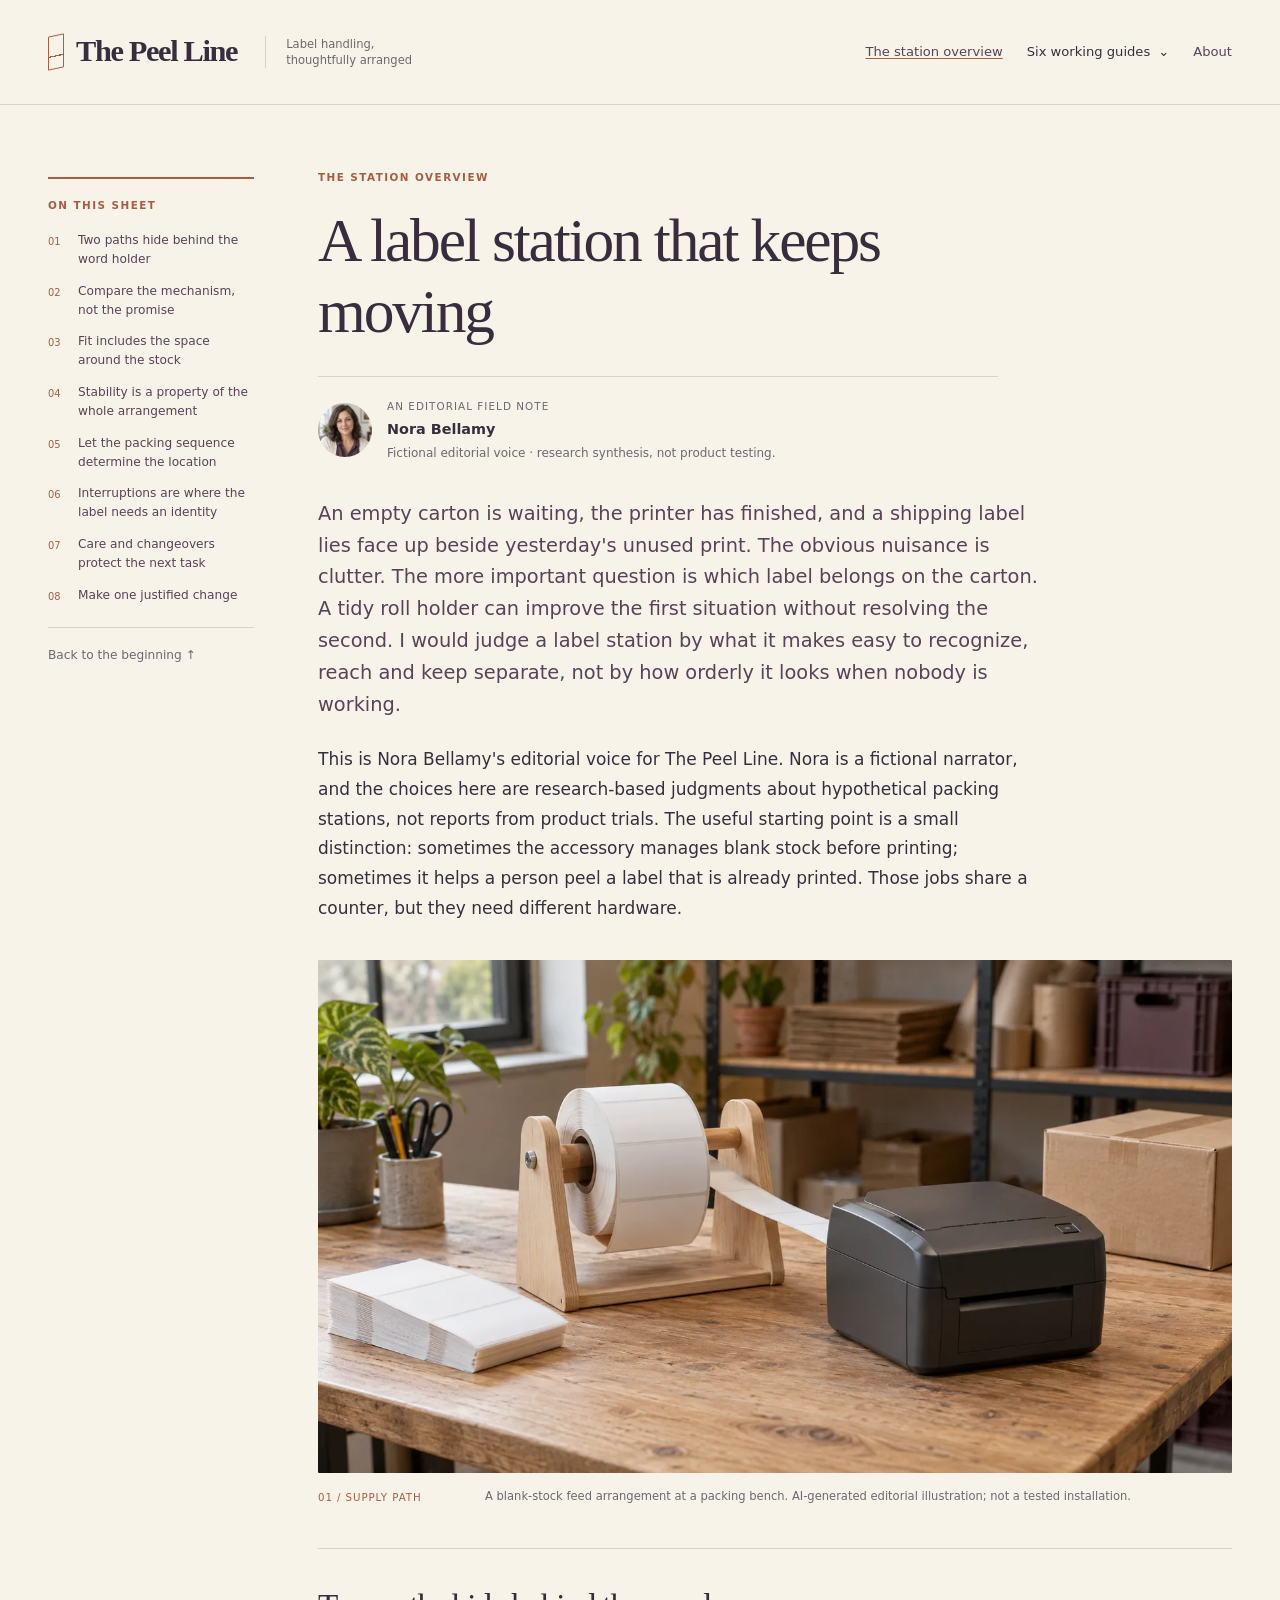
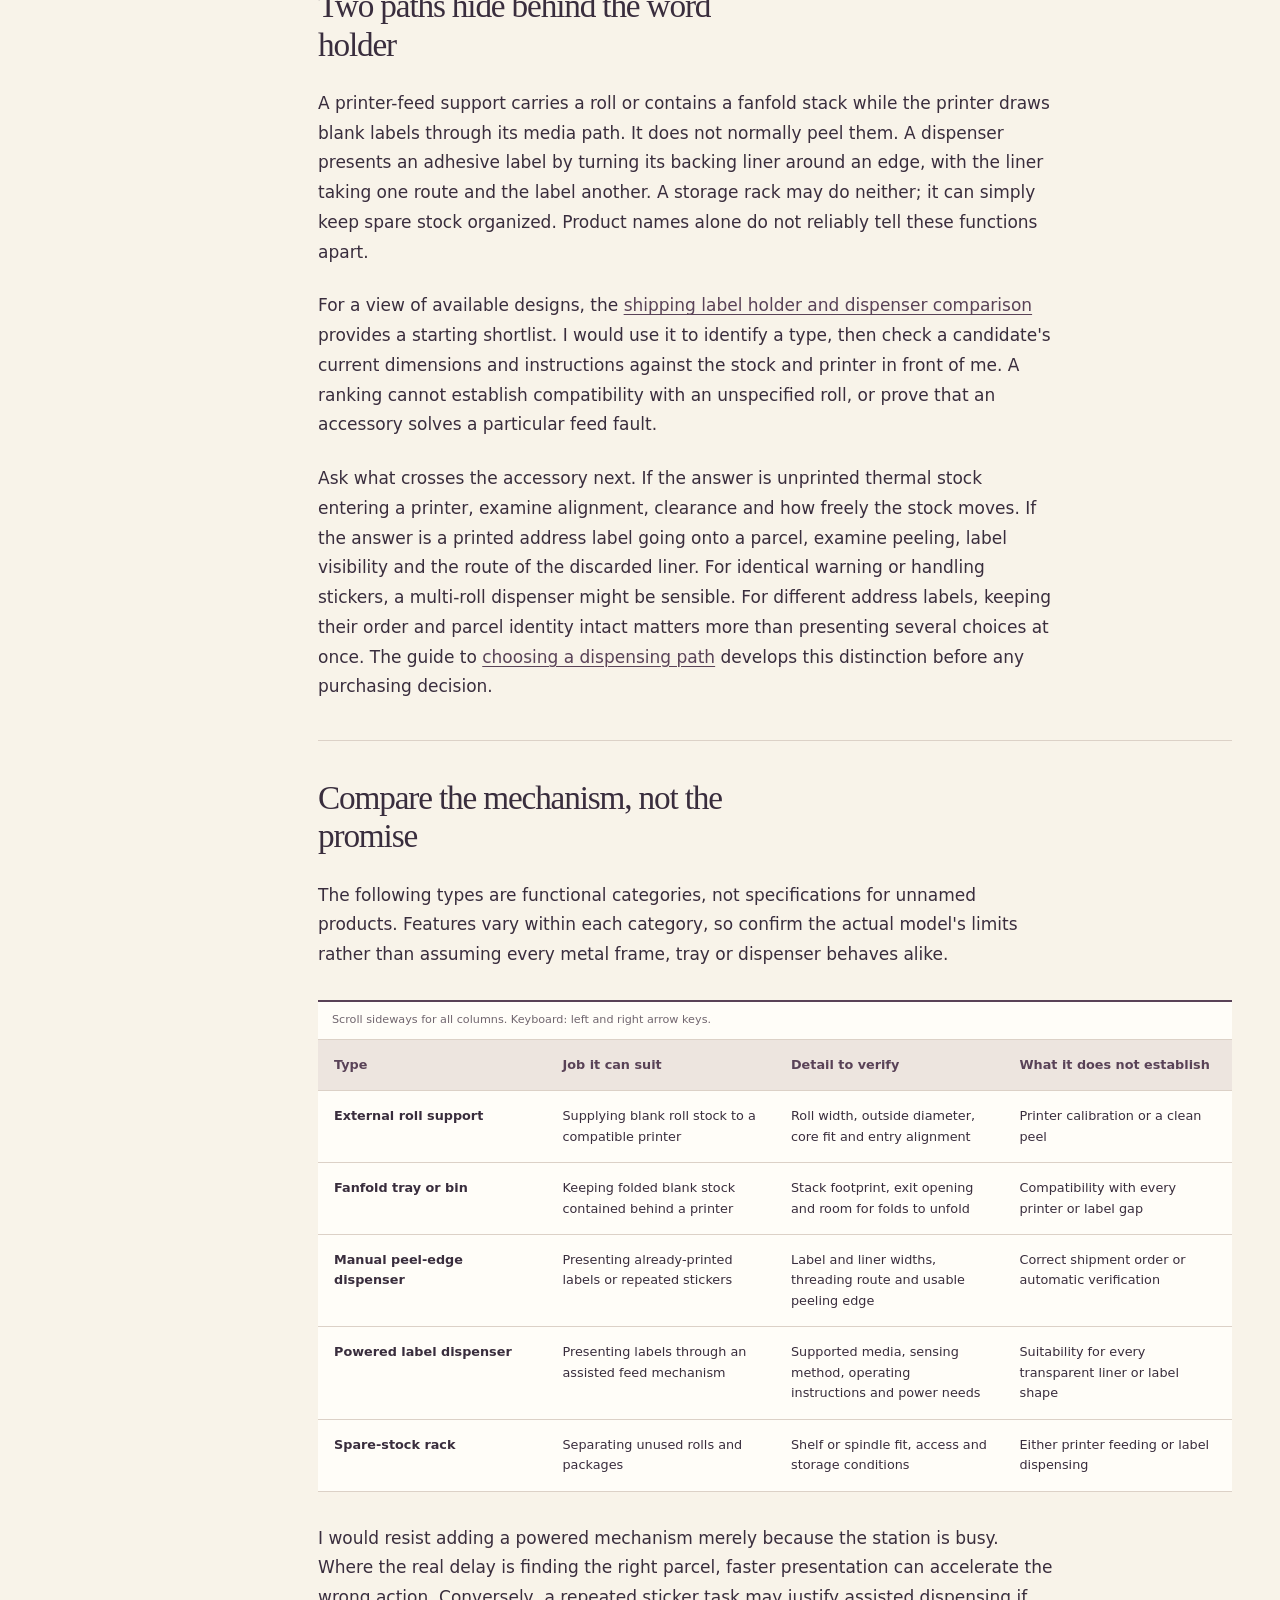
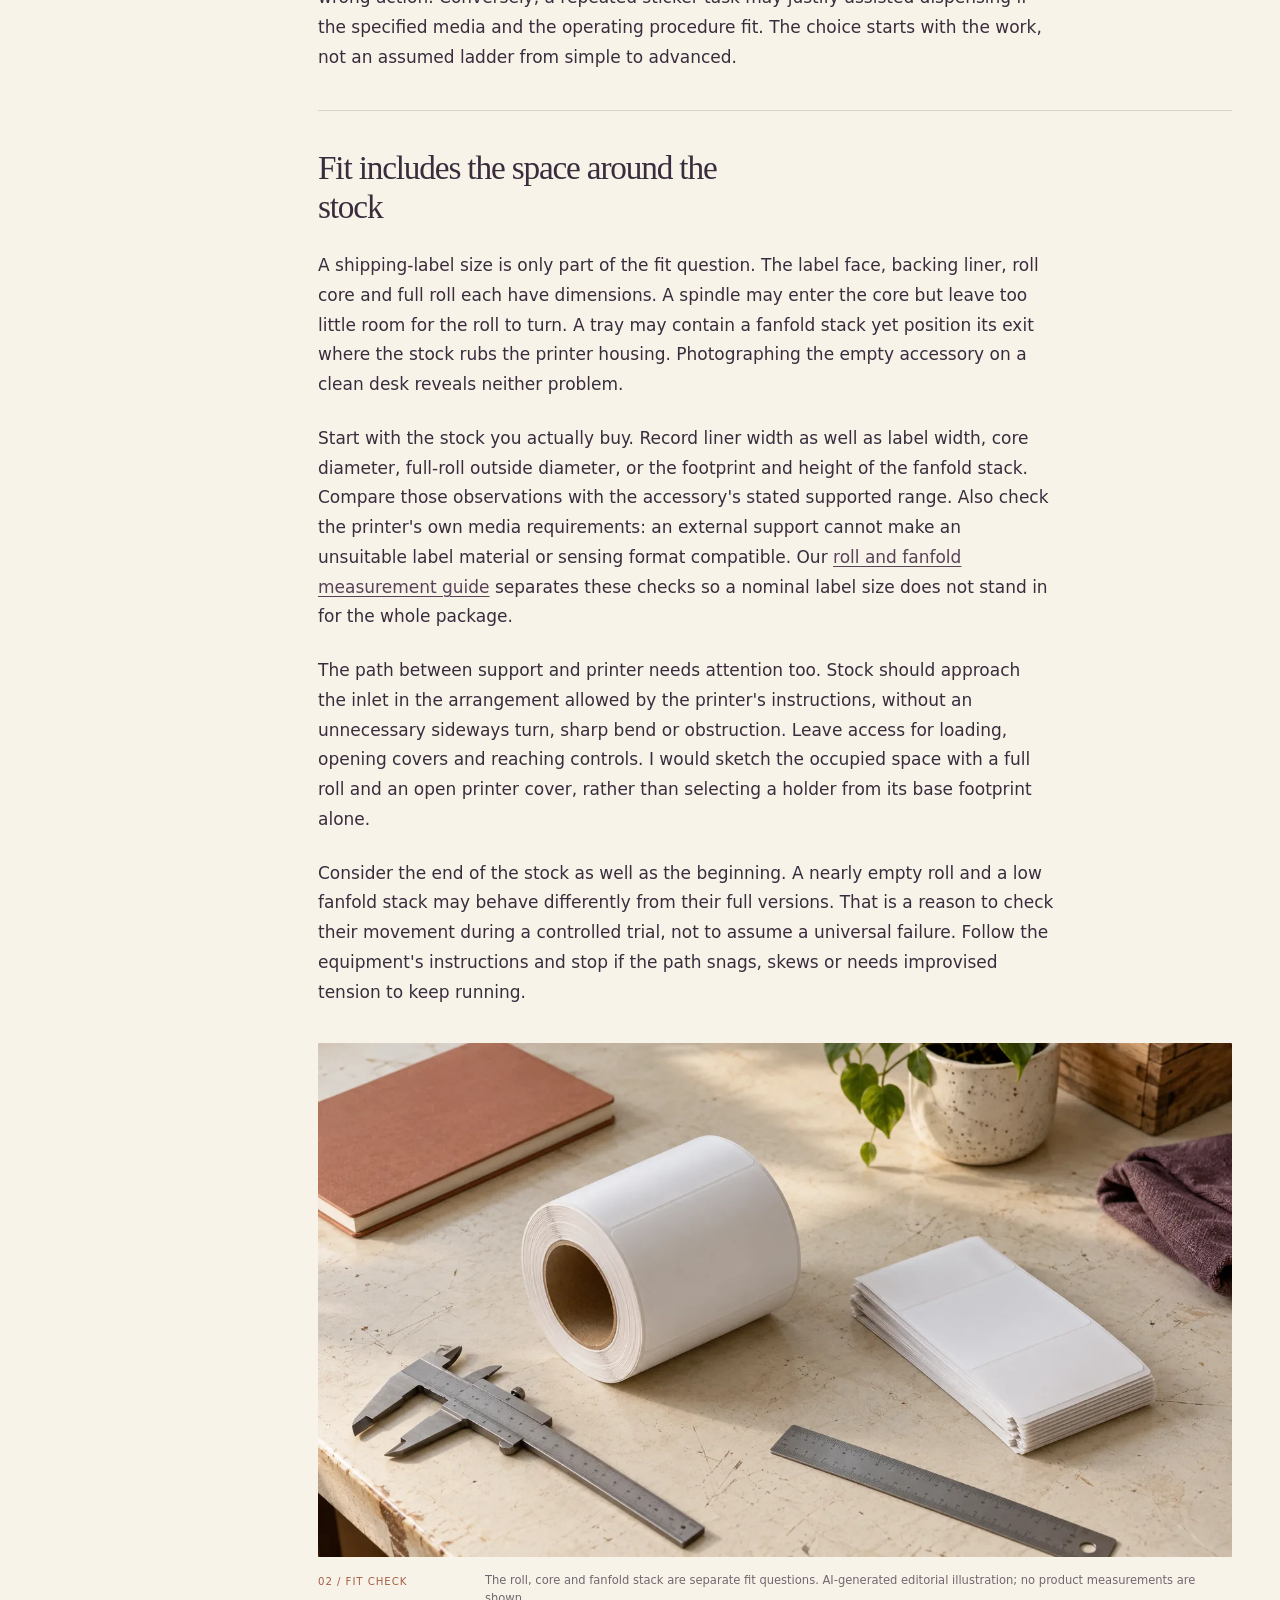
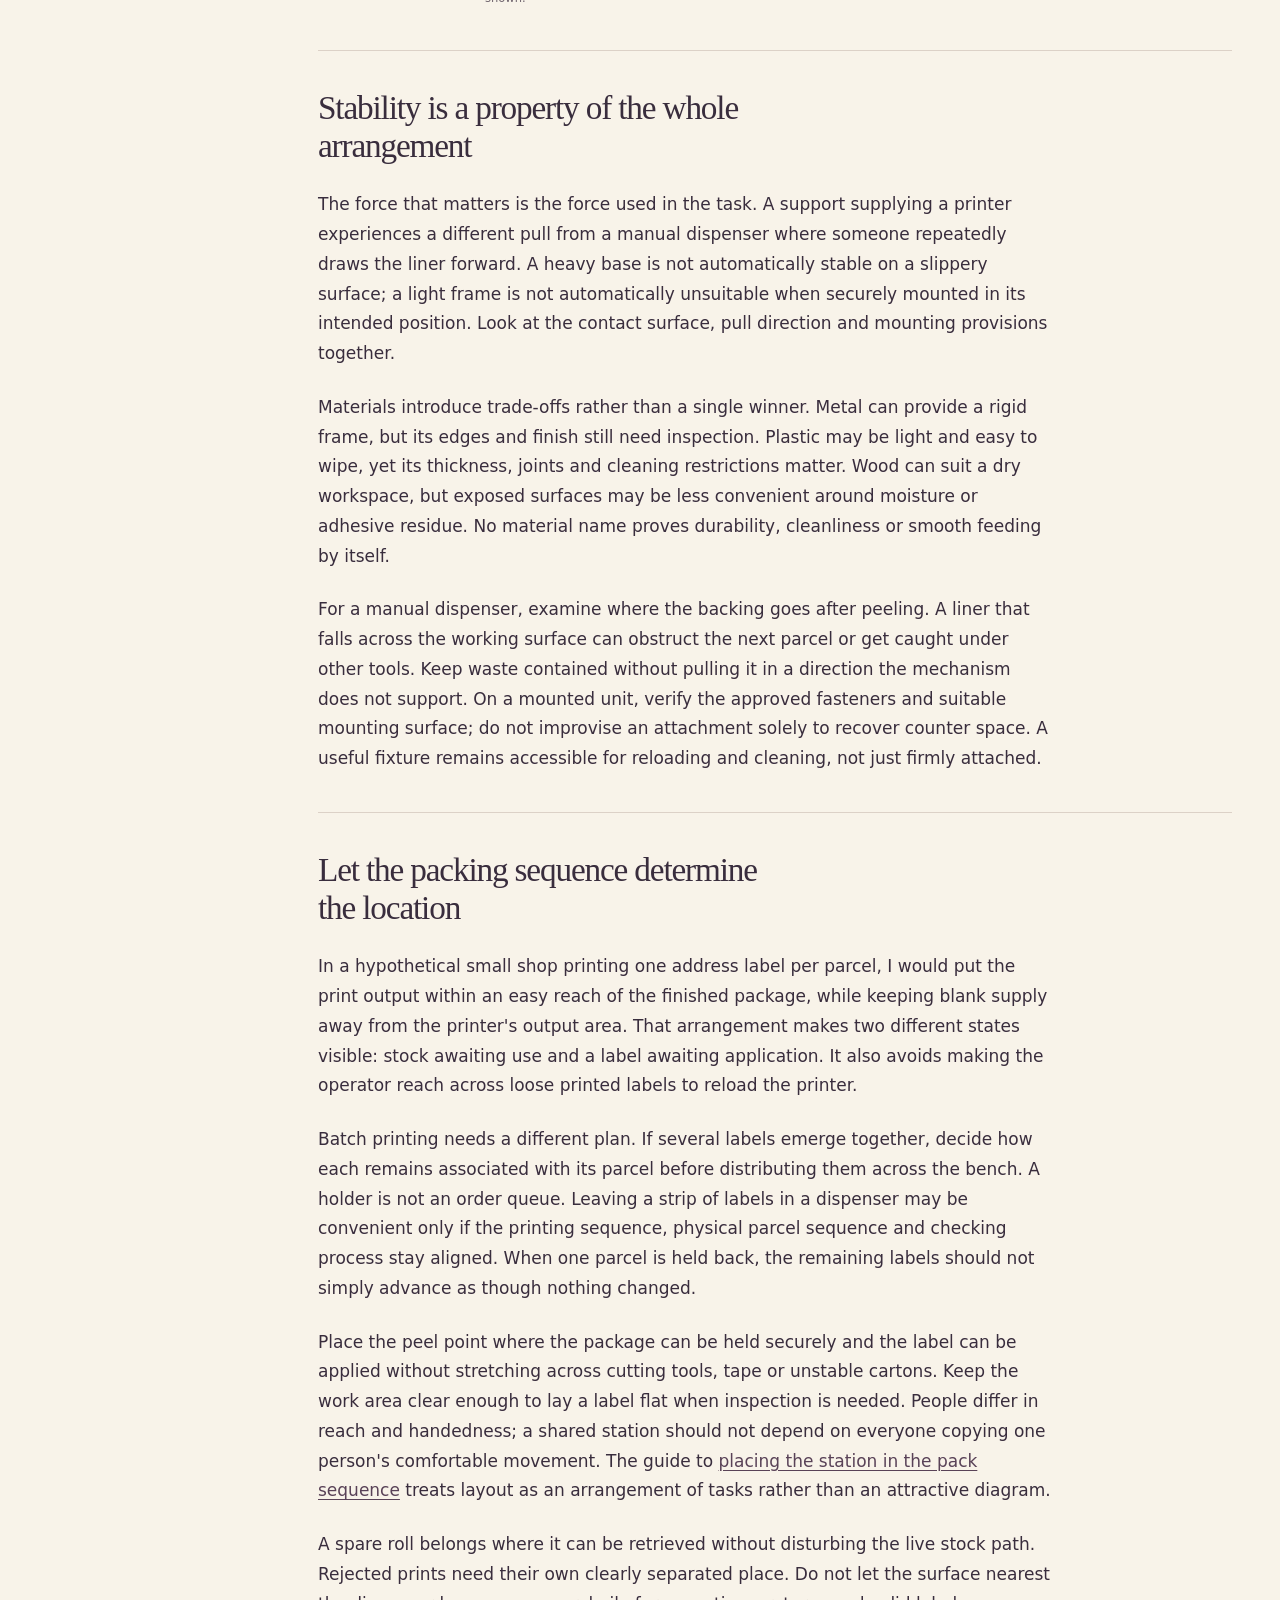
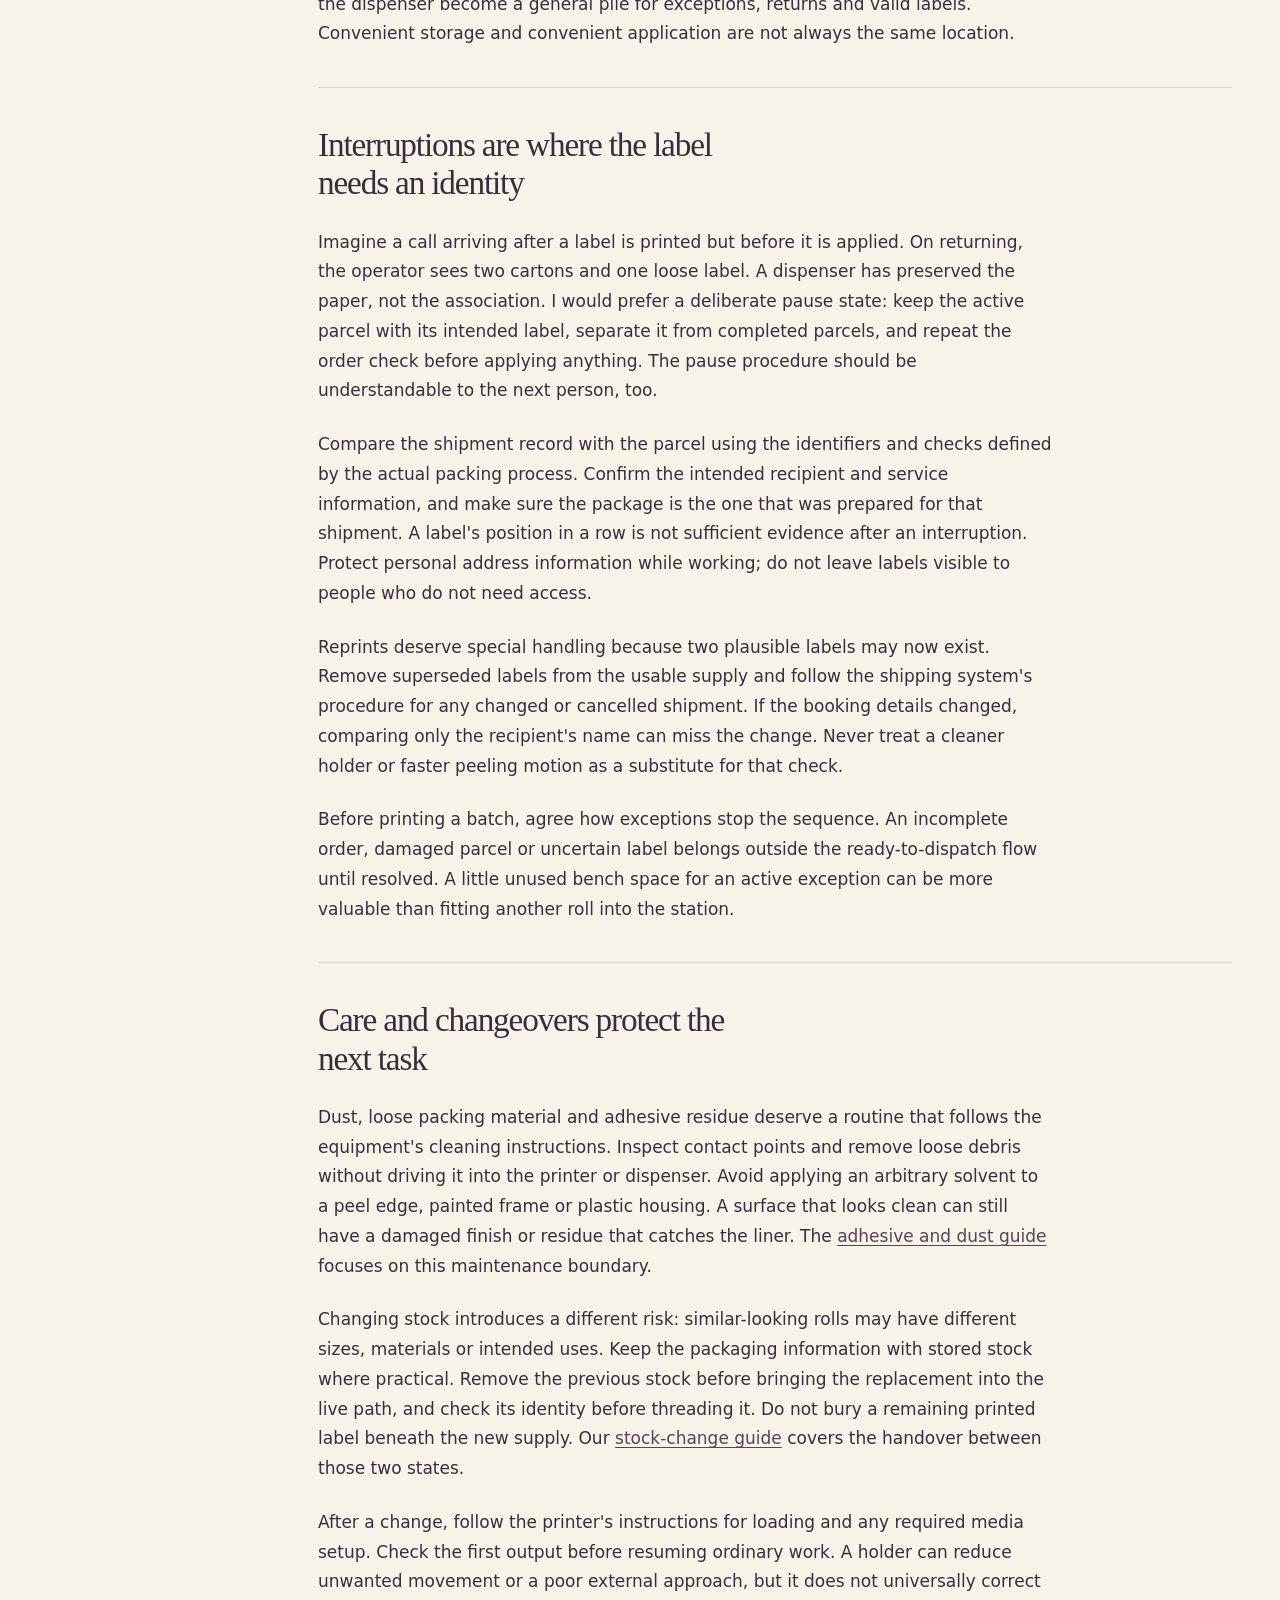
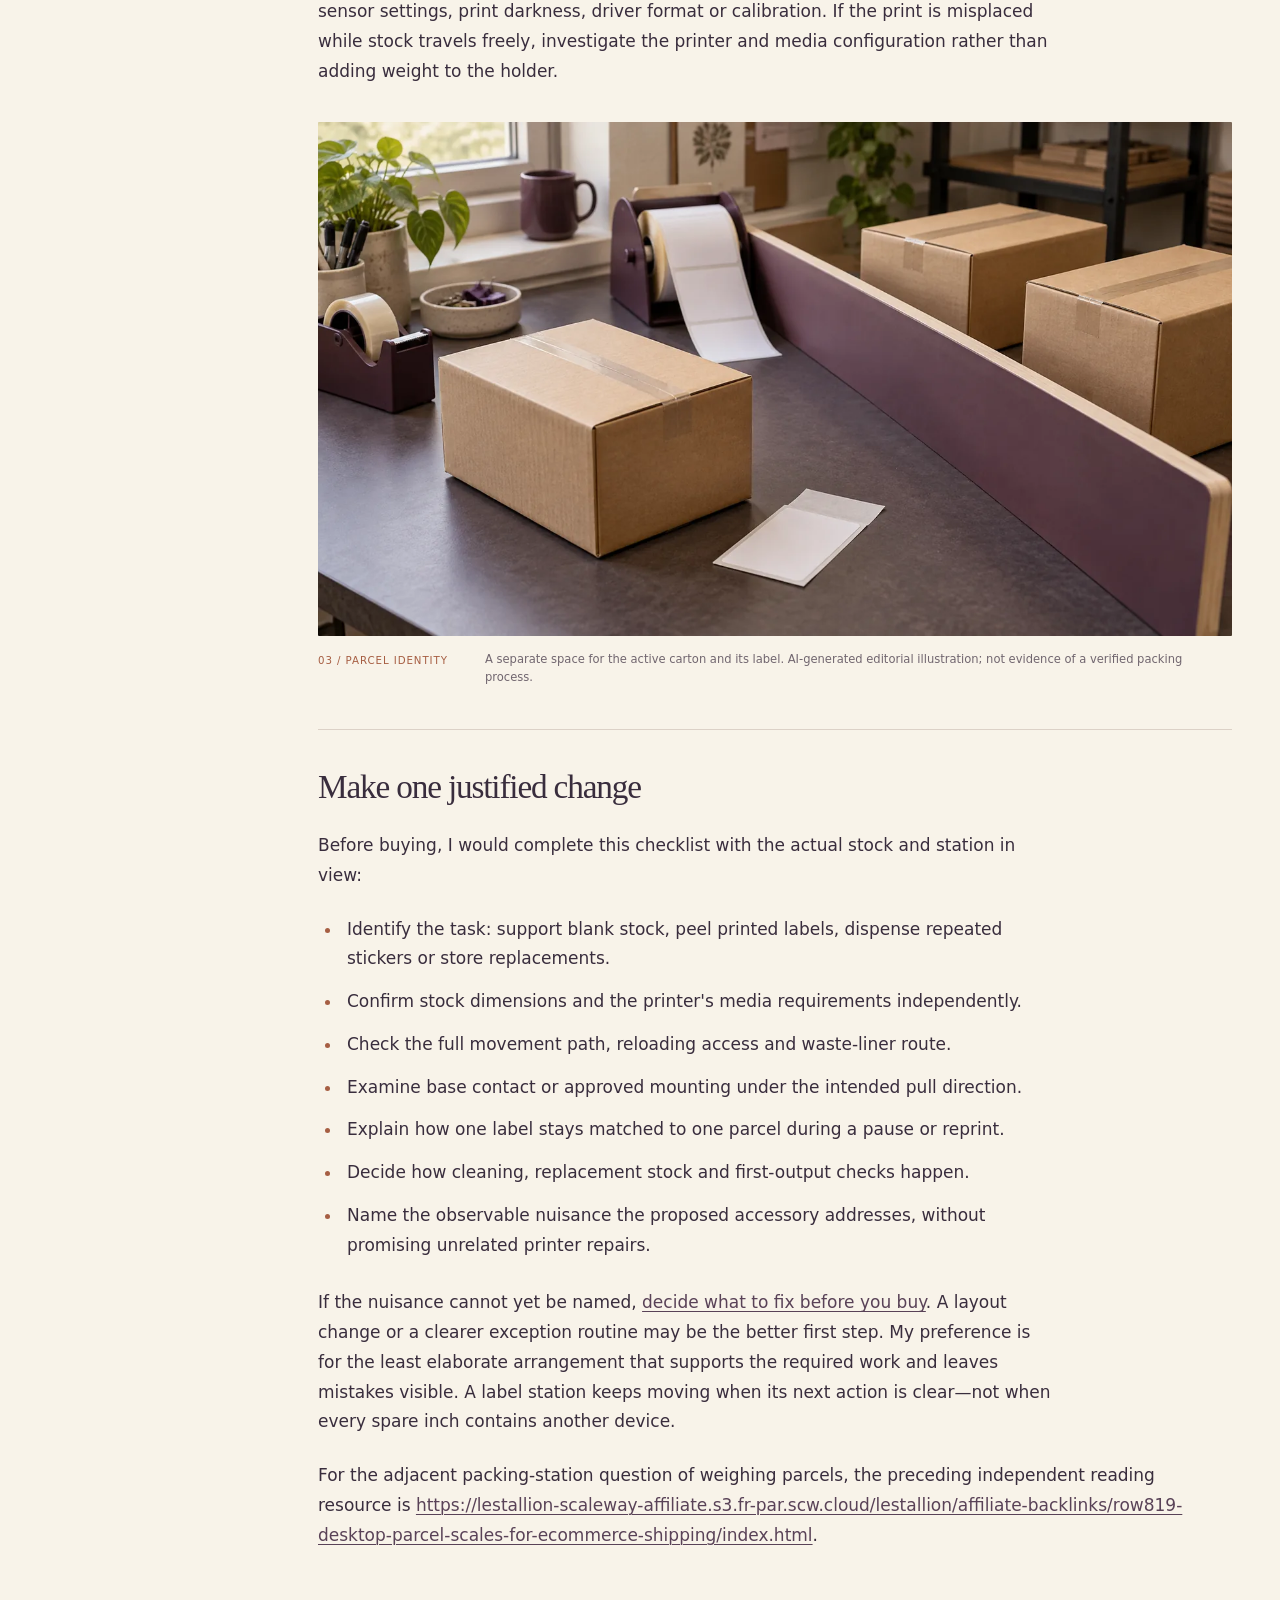
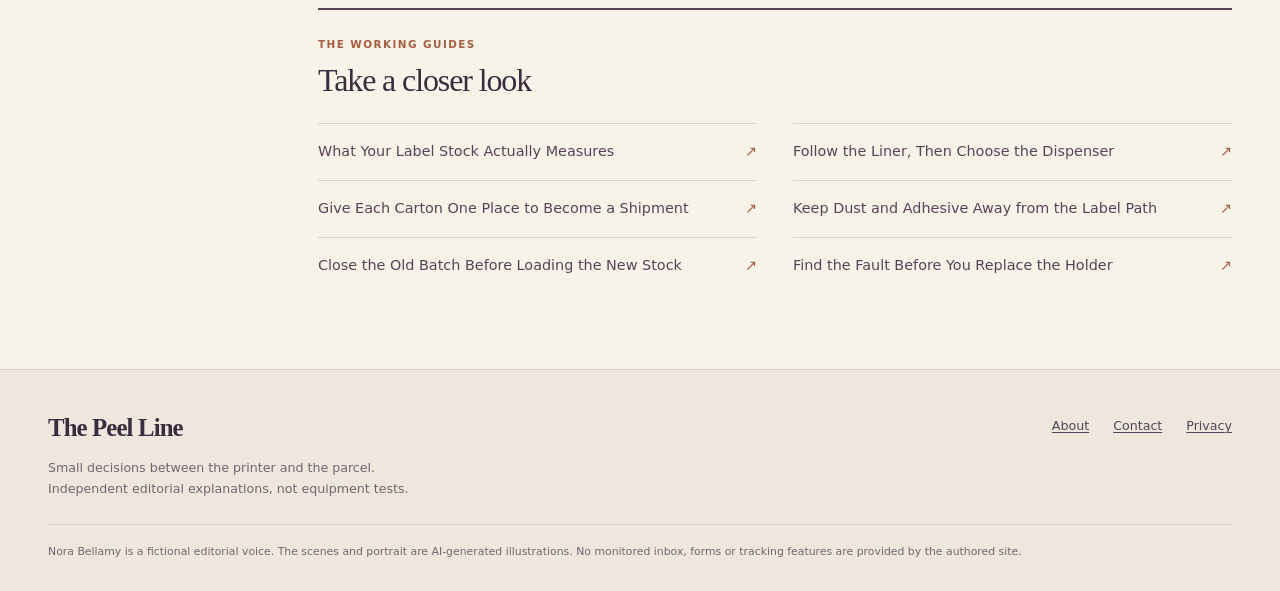
<file: public/index.html>
<!doctype html>
<html lang="en"><head><meta charset="utf-8"><meta name="viewport" content="width=device-width, initial-scale=1"><title>A label station that keeps moving | The Peel Line</title><meta name="description" content="Separate printer-feed supports from label dispensers, check stock fit and stability, and organize a packing station around the correct parcel."><link rel="canonical" href="https://peel-line-820-ufqm5.kinsta.page/index.html"><meta property="og:type" content="article"><meta property="og:site_name" content="The Peel Line"><meta property="og:title" content="A label station that keeps moving | The Peel Line"><meta property="og:description" content="Separate printer-feed supports from label dispensers, check stock fit and stability, and organize a packing station around the correct parcel."><meta property="og:url" content="https://peel-line-820-ufqm5.kinsta.page/index.html"><meta property="og:image" content="https://peel-line-820-ufqm5.kinsta.page/assets/label-stock-feed-at-the-packing-bench.webp"><meta name="twitter:card" content="summary_large_image"><meta name="referrer" content="strict-origin-when-cross-origin"><link rel="icon" href="data:image/svg+xml,%3Csvg xmlns=%27http://www.w3.org/2000/svg%27 viewBox=%270 0 64 64%27%3E%3Crect width=%2764%27 height=%2764%27 rx=%2714%27 fill=%27%234b354b%27/%3E%3Cpath d=%27M18 14h18a12 12 0 010 24H26v12h-8V14zm8 8v8h10a4 4 0 000-8H26z%27 fill=%27%23f8f3e9%27/%3E%3C/svg%3E"><link rel="stylesheet" href="assets/styles.css"><script src="assets/app.js" defer></script><script type="application/ld+json">{"@context":"https://schema.org","@type":"Article","description":"Separate printer-feed supports from label dispensers, check stock fit and stability, and organize a packing station around the correct parcel.","headline":"A label station that keeps moving","isPartOf":{"@type":"WebSite","name":"The Peel Line","url":"https://peel-line-820-ufqm5.kinsta.page/index.html"},"url":"https://peel-line-820-ufqm5.kinsta.page/index.html"}</script></head><body class="page-main" data-page="index"><a class="skip-link" href="#article">Skip to the article</a><header class="masthead"><div class="masthead-inner"><a class="wordmark" href="index.html"><span class="wordmark-line" aria-hidden="true"></span>The Peel Line</a><span class="masthead-descriptor">Label handling, thoughtfully arranged</span><button class="menu-toggle" type="button" aria-controls="site-nav" aria-expanded="false">Menu <span aria-hidden="true">+</span></button><nav id="site-nav" class="site-nav" aria-label="Main navigation"><a href="index.html" aria-current="page">The station overview</a><div class="guide-dropdown"><button class="guide-toggle" type="button" aria-controls="guide-panel" aria-expanded="false">Six working guides <span aria-hidden="true">⌄</span></button><ul id="guide-panel" class="guide-panel" hidden><li><a href="measure-the-roll-and-fanfold-stack.html">What Your Label Stock Actually Measures</a></li><li><a href="choose-a-dispensing-path.html">Follow the Liner, Then Choose the Dispenser</a></li><li><a href="place-the-station-in-the-pack-sequence.html">Give Each Carton One Place to Become a Shipment</a></li><li><a href="keep-adhesive-and-dust-under-control.html">Keep Dust and Adhesive Away from the Label Path</a></li><li><a href="change-label-stock-without-a-mix-up.html">Close the Old Batch Before Loading the New Stock</a></li><li><a href="decide-what-to-fix-before-you-buy.html">Find the Fault Before You Replace the Holder</a></li></ul></div><a href="about.html">About</a></nav></div></header><main class="editorial-layout"><aside class="contents" aria-label="Article contents"><p class="contents-label">On this sheet</p><ol><li><a href="#two-paths-hide-behind-the-word-holder">Two paths hide behind the word holder</a></li><li><a href="#compare-the-mechanism-not-the-promise">Compare the mechanism, not the promise</a></li><li><a href="#fit-includes-the-space-around-the-stock">Fit includes the space around the stock</a></li><li><a href="#stability-is-a-property-of-the-whole-arrangement">Stability is a property of the whole arrangement</a></li><li><a href="#let-the-packing-sequence-determine-the-location">Let the packing sequence determine the location</a></li><li><a href="#interruptions-are-where-the-label-needs-an-identity">Interruptions are where the label needs an identity</a></li><li><a href="#care-and-changeovers-protect-the-next-task">Care and changeovers protect the next task</a></li><li><a href="#make-one-justified-change">Make one justified change</a></li></ol><a class="contents-top" href="#article">Back to the beginning ↑</a></aside><div class="reading-column"><article id="article" data-source-sha256="1e8461ec16048ab6e039449b31087538a3551ad401ec09311ec63f912ac6ae81"><header class="article-header"><p class="eyebrow" data-prose-exclude>The station overview</p><h1>A label station that keeps moving</h1><div class="author-note" data-prose-exclude><img src="assets/nora-bellamy-fictional-editor.webp" width="480" height="480" alt="AI-generated portrait of Nora Bellamy, a fictional editor" loading="eager" decoding="async"><div><span>An editorial field note</span><strong>Nora Bellamy</strong><p>Fictional editorial voice · research synthesis, not product testing.</p></div></div></header><div class="article-intro">
<p>An empty carton is waiting, the printer has finished, and a shipping label lies face up beside yesterday's unused print. The obvious nuisance is clutter. The more important question is which label belongs on the carton. A tidy roll holder can improve the first situation without resolving the second. I would judge a label station by what it makes easy to recognize, reach and keep separate, not by how orderly it looks when nobody is working.</p>
<p>This is Nora Bellamy's editorial voice for The Peel Line. Nora is a fictional narrator, and the choices here are research-based judgments about hypothetical packing stations, not reports from product trials. The useful starting point is a small distinction: sometimes the accessory manages blank stock before printing; sometimes it helps a person peel a label that is already printed. Those jobs share a counter, but they need different hardware.</p>
<figure class="editorial-figure scene-1" id="scene-1"><img alt="Blank label stock on a spindle support beside a printer and an open packing area." decoding="async" fetchpriority="high" height="787" loading="eager" src="assets/label-stock-feed-at-the-packing-bench.webp" width="1400"/><figcaption><span>01 / Supply path</span>A blank-stock feed arrangement at a packing bench. AI-generated editorial illustration; not a tested installation.</figcaption></figure></div><section class="article-section" id="two-paths-hide-behind-the-word-holder"><h2>Two paths hide behind the word holder</h2>
<p>A printer-feed support carries a roll or contains a fanfold stack while the printer draws blank labels through its media path. It does not normally peel them. A dispenser presents an adhesive label by turning its backing liner around an edge, with the liner taking one route and the label another. A storage rack may do neither; it can simply keep spare stock organized. Product names alone do not reliably tell these functions apart.</p>
<p>For a view of available designs, the <a href="https://lestallion.com/blogs/product-reviews/best-shipping-label-holders-and-dispensers-for-packing-stations">shipping label holder and dispenser comparison</a> provides a starting shortlist. I would use it to identify a type, then check a candidate's current dimensions and instructions against the stock and printer in front of me. A ranking cannot establish compatibility with an unspecified roll, or prove that an accessory solves a particular feed fault.</p>
<p>Ask what crosses the accessory next. If the answer is unprinted thermal stock entering a printer, examine alignment, clearance and how freely the stock moves. If the answer is a printed address label going onto a parcel, examine peeling, label visibility and the route of the discarded liner. For identical warning or handling stickers, a multi-roll dispenser might be sensible. For different address labels, keeping their order and parcel identity intact matters more than presenting several choices at once. The guide to <a href="choose-a-dispensing-path.html">choosing a dispensing path</a> develops this distinction before any purchasing decision.</p>
</section><section class="article-section" id="compare-the-mechanism-not-the-promise"><h2>Compare the mechanism, not the promise</h2>
<p>The following types are functional categories, not specifications for unnamed products. Features vary within each category, so confirm the actual model's limits rather than assuming every metal frame, tray or dispenser behaves alike.</p>
<div aria-label="Comparison table; scroll sideways to read all columns" class="table-wrap" role="region" tabindex="0"><p class="table-cue" data-prose-exclude="">Scroll sideways for all columns. Keyboard: left and right arrow keys.</p><table class="editorial-table">
<thead>
<tr>
<th scope="col">Type</th>
<th scope="col">Job it can suit</th>
<th scope="col">Detail to verify</th>
<th scope="col">What it does not establish</th>
</tr>
</thead>
<tbody>
<tr>
<td>External roll support</td>
<td>Supplying blank roll stock to a compatible printer</td>
<td>Roll width, outside diameter, core fit and entry alignment</td>
<td>Printer calibration or a clean peel</td>
</tr>
<tr>
<td>Fanfold tray or bin</td>
<td>Keeping folded blank stock contained behind a printer</td>
<td>Stack footprint, exit opening and room for folds to unfold</td>
<td>Compatibility with every printer or label gap</td>
</tr>
<tr>
<td>Manual peel-edge dispenser</td>
<td>Presenting already-printed labels or repeated stickers</td>
<td>Label and liner widths, threading route and usable peeling edge</td>
<td>Correct shipment order or automatic verification</td>
</tr>
<tr>
<td>Powered label dispenser</td>
<td>Presenting labels through an assisted feed mechanism</td>
<td>Supported media, sensing method, operating instructions and power needs</td>
<td>Suitability for every transparent liner or label shape</td>
</tr>
<tr>
<td>Spare-stock rack</td>
<td>Separating unused rolls and packages</td>
<td>Shelf or spindle fit, access and storage conditions</td>
<td>Either printer feeding or label dispensing</td>
</tr>
</tbody>
</table></div>
<p>I would resist adding a powered mechanism merely because the station is busy. Where the real delay is finding the right parcel, faster presentation can accelerate the wrong action. Conversely, a repeated sticker task may justify assisted dispensing if the specified media and the operating procedure fit. The choice starts with the work, not an assumed ladder from simple to advanced.</p>
</section><section class="article-section" id="fit-includes-the-space-around-the-stock"><h2>Fit includes the space around the stock</h2>
<p>A shipping-label size is only part of the fit question. The label face, backing liner, roll core and full roll each have dimensions. A spindle may enter the core but leave too little room for the roll to turn. A tray may contain a fanfold stack yet position its exit where the stock rubs the printer housing. Photographing the empty accessory on a clean desk reveals neither problem.</p>
<p>Start with the stock you actually buy. Record liner width as well as label width, core diameter, full-roll outside diameter, or the footprint and height of the fanfold stack. Compare those observations with the accessory's stated supported range. Also check the printer's own media requirements: an external support cannot make an unsuitable label material or sensing format compatible. Our <a href="measure-the-roll-and-fanfold-stack.html">roll and fanfold measurement guide</a> separates these checks so a nominal label size does not stand in for the whole package.</p>
<p>The path between support and printer needs attention too. Stock should approach the inlet in the arrangement allowed by the printer's instructions, without an unnecessary sideways turn, sharp bend or obstruction. Leave access for loading, opening covers and reaching controls. I would sketch the occupied space with a full roll and an open printer cover, rather than selecting a holder from its base footprint alone.</p>
<p>Consider the end of the stock as well as the beginning. A nearly empty roll and a low fanfold stack may behave differently from their full versions. That is a reason to check their movement during a controlled trial, not to assume a universal failure. Follow the equipment's instructions and stop if the path snags, skews or needs improvised tension to keep running.</p>
<figure class="editorial-figure scene-2" id="scene-2"><img alt="A blank label roll and separate fanfold stack beside measuring tools on a light work surface." decoding="async" height="787" loading="lazy" src="assets/roll-core-and-fanfold-fit-check.webp" width="1400"/><figcaption><span>02 / Fit check</span>The roll, core and fanfold stack are separate fit questions. AI-generated editorial illustration; no product measurements are shown.</figcaption></figure></section><section class="article-section" id="stability-is-a-property-of-the-whole-arrangement"><h2>Stability is a property of the whole arrangement</h2>
<p>The force that matters is the force used in the task. A support supplying a printer experiences a different pull from a manual dispenser where someone repeatedly draws the liner forward. A heavy base is not automatically stable on a slippery surface; a light frame is not automatically unsuitable when securely mounted in its intended position. Look at the contact surface, pull direction and mounting provisions together.</p>
<p>Materials introduce trade-offs rather than a single winner. Metal can provide a rigid frame, but its edges and finish still need inspection. Plastic may be light and easy to wipe, yet its thickness, joints and cleaning restrictions matter. Wood can suit a dry workspace, but exposed surfaces may be less convenient around moisture or adhesive residue. No material name proves durability, cleanliness or smooth feeding by itself.</p>
<p>For a manual dispenser, examine where the backing goes after peeling. A liner that falls across the working surface can obstruct the next parcel or get caught under other tools. Keep waste contained without pulling it in a direction the mechanism does not support. On a mounted unit, verify the approved fasteners and suitable mounting surface; do not improvise an attachment solely to recover counter space. A useful fixture remains accessible for reloading and cleaning, not just firmly attached.</p>

</section><section class="article-section" id="let-the-packing-sequence-determine-the-location"><h2>Let the packing sequence determine the location</h2>
<p>In a hypothetical small shop printing one address label per parcel, I would put the print output within an easy reach of the finished package, while keeping blank supply away from the printer's output area. That arrangement makes two different states visible: stock awaiting use and a label awaiting application. It also avoids making the operator reach across loose printed labels to reload the printer.</p>
<p>Batch printing needs a different plan. If several labels emerge together, decide how each remains associated with its parcel before distributing them across the bench. A holder is not an order queue. Leaving a strip of labels in a dispenser may be convenient only if the printing sequence, physical parcel sequence and checking process stay aligned. When one parcel is held back, the remaining labels should not simply advance as though nothing changed.</p>
<p>Place the peel point where the package can be held securely and the label can be applied without stretching across cutting tools, tape or unstable cartons. Keep the work area clear enough to lay a label flat when inspection is needed. People differ in reach and handedness; a shared station should not depend on everyone copying one person's comfortable movement. The guide to <a href="place-the-station-in-the-pack-sequence.html">placing the station in the pack sequence</a> treats layout as an arrangement of tasks rather than an attractive diagram.</p>
<p>A spare roll belongs where it can be retrieved without disturbing the live stock path. Rejected prints need their own clearly separated place. Do not let the surface nearest the dispenser become a general pile for exceptions, returns and valid labels. Convenient storage and convenient application are not always the same location.</p>
</section><section class="article-section" id="interruptions-are-where-the-label-needs-an-identity"><h2>Interruptions are where the label needs an identity</h2>
<p>Imagine a call arriving after a label is printed but before it is applied. On returning, the operator sees two cartons and one loose label. A dispenser has preserved the paper, not the association. I would prefer a deliberate pause state: keep the active parcel with its intended label, separate it from completed parcels, and repeat the order check before applying anything. The pause procedure should be understandable to the next person, too.</p>
<p>Compare the shipment record with the parcel using the identifiers and checks defined by the actual packing process. Confirm the intended recipient and service information, and make sure the package is the one that was prepared for that shipment. A label's position in a row is not sufficient evidence after an interruption. Protect personal address information while working; do not leave labels visible to people who do not need access.</p>
<p>Reprints deserve special handling because two plausible labels may now exist. Remove superseded labels from the usable supply and follow the shipping system's procedure for any changed or cancelled shipment. If the booking details changed, comparing only the recipient's name can miss the change. Never treat a cleaner holder or faster peeling motion as a substitute for that check.</p>
<p>Before printing a batch, agree how exceptions stop the sequence. An incomplete order, damaged parcel or uncertain label belongs outside the ready-to-dispatch flow until resolved. A little unused bench space for an active exception can be more valuable than fitting another roll into the station.</p>
</section><section class="article-section" id="care-and-changeovers-protect-the-next-task"><h2>Care and changeovers protect the next task</h2>
<p>Dust, loose packing material and adhesive residue deserve a routine that follows the equipment's cleaning instructions. Inspect contact points and remove loose debris without driving it into the printer or dispenser. Avoid applying an arbitrary solvent to a peel edge, painted frame or plastic housing. A surface that looks clean can still have a damaged finish or residue that catches the liner. The <a href="keep-adhesive-and-dust-under-control.html">adhesive and dust guide</a> focuses on this maintenance boundary.</p>
<p>Changing stock introduces a different risk: similar-looking rolls may have different sizes, materials or intended uses. Keep the packaging information with stored stock where practical. Remove the previous stock before bringing the replacement into the live path, and check its identity before threading it. Do not bury a remaining printed label beneath the new supply. Our <a href="change-label-stock-without-a-mix-up.html">stock-change guide</a> covers the handover between those two states.</p>
<p>After a change, follow the printer's instructions for loading and any required media setup. Check the first output before resuming ordinary work. A holder can reduce unwanted movement or a poor external approach, but it does not universally correct sensor settings, print darkness, driver format or calibration. If the print is misplaced while stock travels freely, investigate the printer and media configuration rather than adding weight to the holder.</p>

<figure class="editorial-figure scene-3" id="scene-3"><img alt="One carton and its liner-backed label separated from nearby cartons by a divider." decoding="async" height="787" loading="lazy" src="assets/separate-carton-label-staging.webp" width="1400"/><figcaption><span>03 / Parcel identity</span>A separate space for the active carton and its label. AI-generated editorial illustration; not evidence of a verified packing process.</figcaption></figure></section><section class="article-section" id="make-one-justified-change"><h2>Make one justified change</h2>
<p>Before buying, I would complete this checklist with the actual stock and station in view:</p>
<ul>
<li>Identify the task: support blank stock, peel printed labels, dispense repeated stickers or store replacements.</li>
<li>Confirm stock dimensions and the printer's media requirements independently.</li>
<li>Check the full movement path, reloading access and waste-liner route.</li>
<li>Examine base contact or approved mounting under the intended pull direction.</li>
<li>Explain how one label stays matched to one parcel during a pause or reprint.</li>
<li>Decide how cleaning, replacement stock and first-output checks happen.</li>
<li>Name the observable nuisance the proposed accessory addresses, without promising unrelated printer repairs.</li>
</ul>
<p>If the nuisance cannot yet be named, <a href="decide-what-to-fix-before-you-buy.html">decide what to fix before you buy</a>. A layout change or a clearer exception routine may be the better first step. My preference is for the least elaborate arrangement that supports the required work and leaves mistakes visible. A label station keeps moving when its next action is clear—not when every spare inch contains another device.</p></section><p class="previous-cloud-context">For the adjacent packing-station question of weighing parcels, the preceding independent reading resource is <a href="https://lestallion-scaleway-affiliate.s3.fr-par.scw.cloud/lestallion/affiliate-backlinks/row819-desktop-parcel-scales-for-ecommerce-shipping/index.html" style="overflow-wrap:anywhere;word-break:break-word">https://lestallion-scaleway-affiliate.s3.fr-par.scw.cloud/lestallion/affiliate-backlinks/row819-desktop-parcel-scales-for-ecommerce-shipping/index.html</a>.</p></article><aside class="guide-mesh" aria-labelledby="mesh-heading"><div class="mesh-lead"><p class="eyebrow">The working guides</p><h2 id="mesh-heading">Take a closer look</h2></div><nav aria-label="Related working guides"><ul><li><a href="measure-the-roll-and-fanfold-stack.html">What Your Label Stock Actually Measures</a></li><li><a href="choose-a-dispensing-path.html">Follow the Liner, Then Choose the Dispenser</a></li><li><a href="place-the-station-in-the-pack-sequence.html">Give Each Carton One Place to Become a Shipment</a></li><li><a href="keep-adhesive-and-dust-under-control.html">Keep Dust and Adhesive Away from the Label Path</a></li><li><a href="change-label-stock-without-a-mix-up.html">Close the Old Batch Before Loading the New Stock</a></li><li><a href="decide-what-to-fix-before-you-buy.html">Find the Fault Before You Replace the Holder</a></li></ul></nav></aside></div></main><footer class="site-footer"><div class="footer-inner"><div><a class="footer-brand" href="index.html">The Peel Line</a><p>Small decisions between the printer and the parcel.<br>Independent editorial explanations, not equipment tests.</p></div><nav aria-label="Publication information"><a href="about.html">About</a><a href="contact.html">Contact</a><a href="privacy.html">Privacy</a></nav><p class="footer-disclosure">Nora Bellamy is a fictional editorial voice. The scenes and portrait are AI-generated illustrations. No monitored inbox, forms or tracking features are provided by the authored site.</p></div></footer></body></html>
</file>
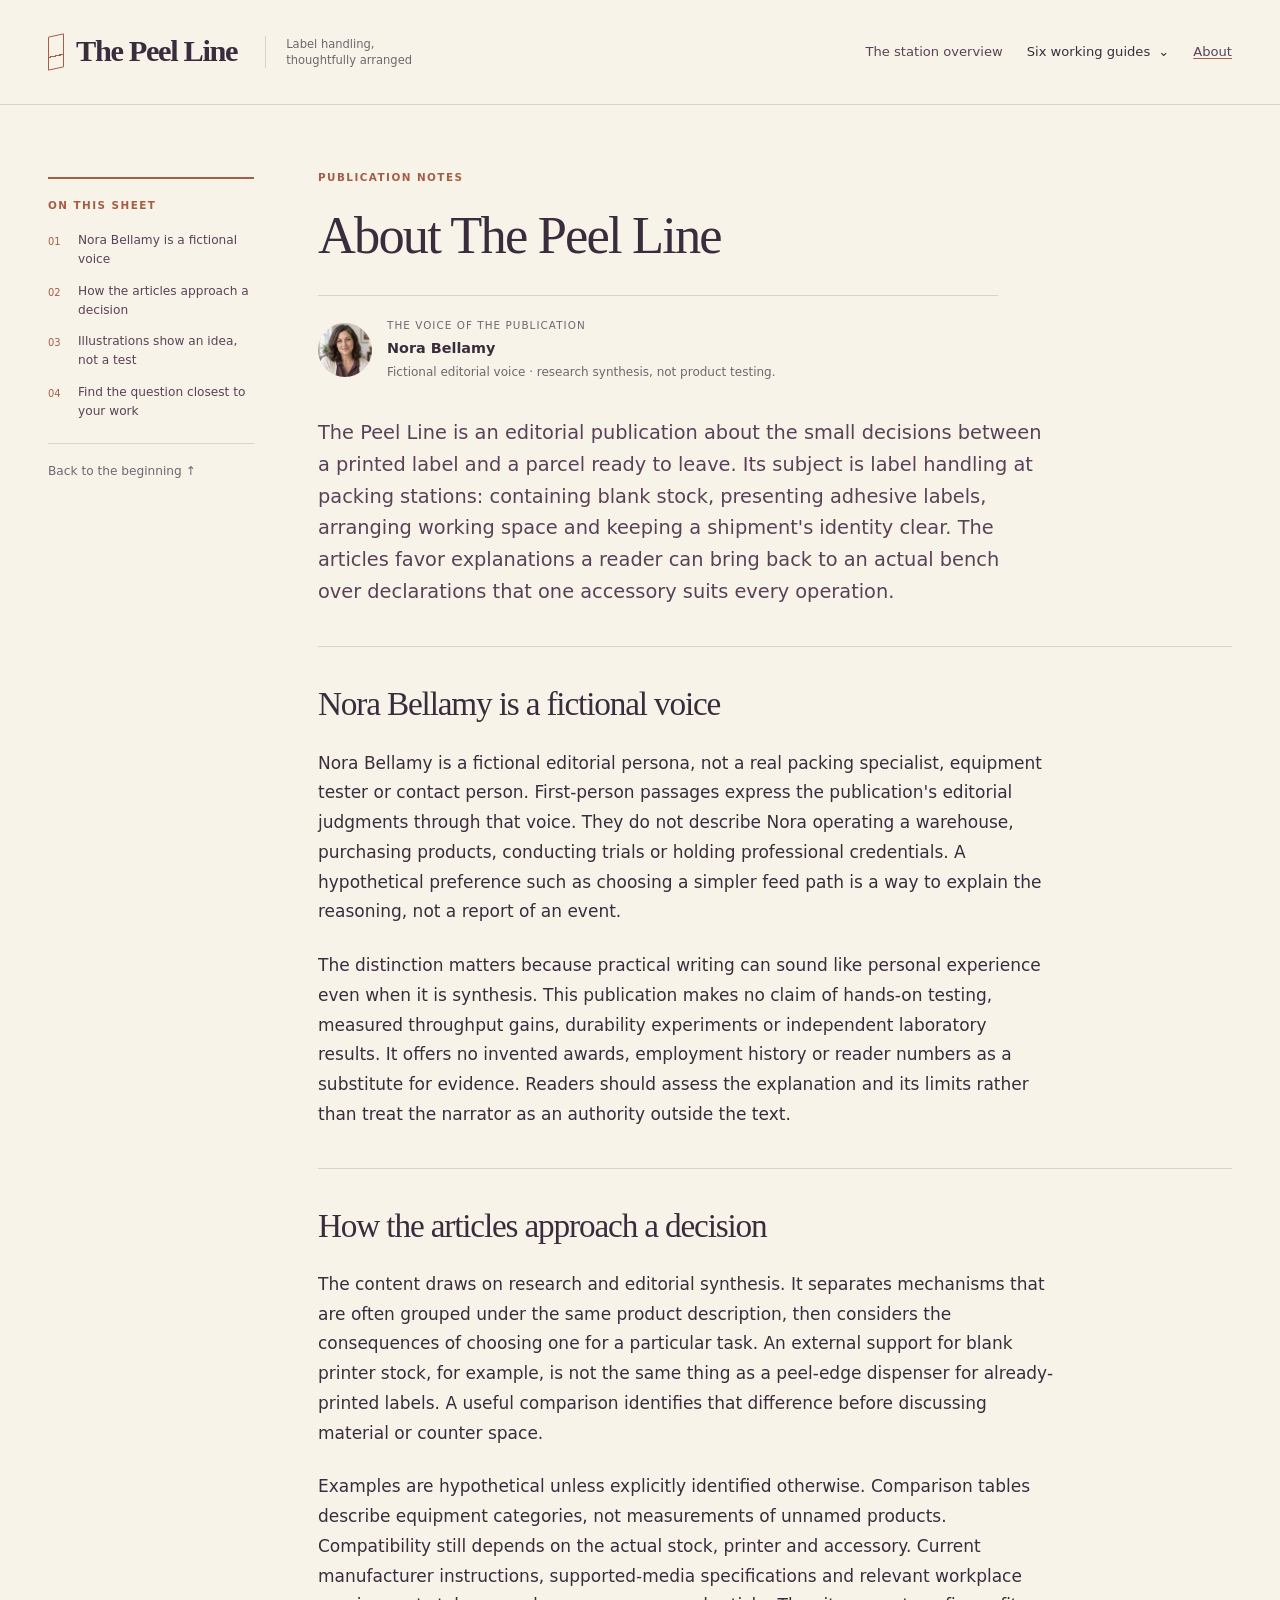
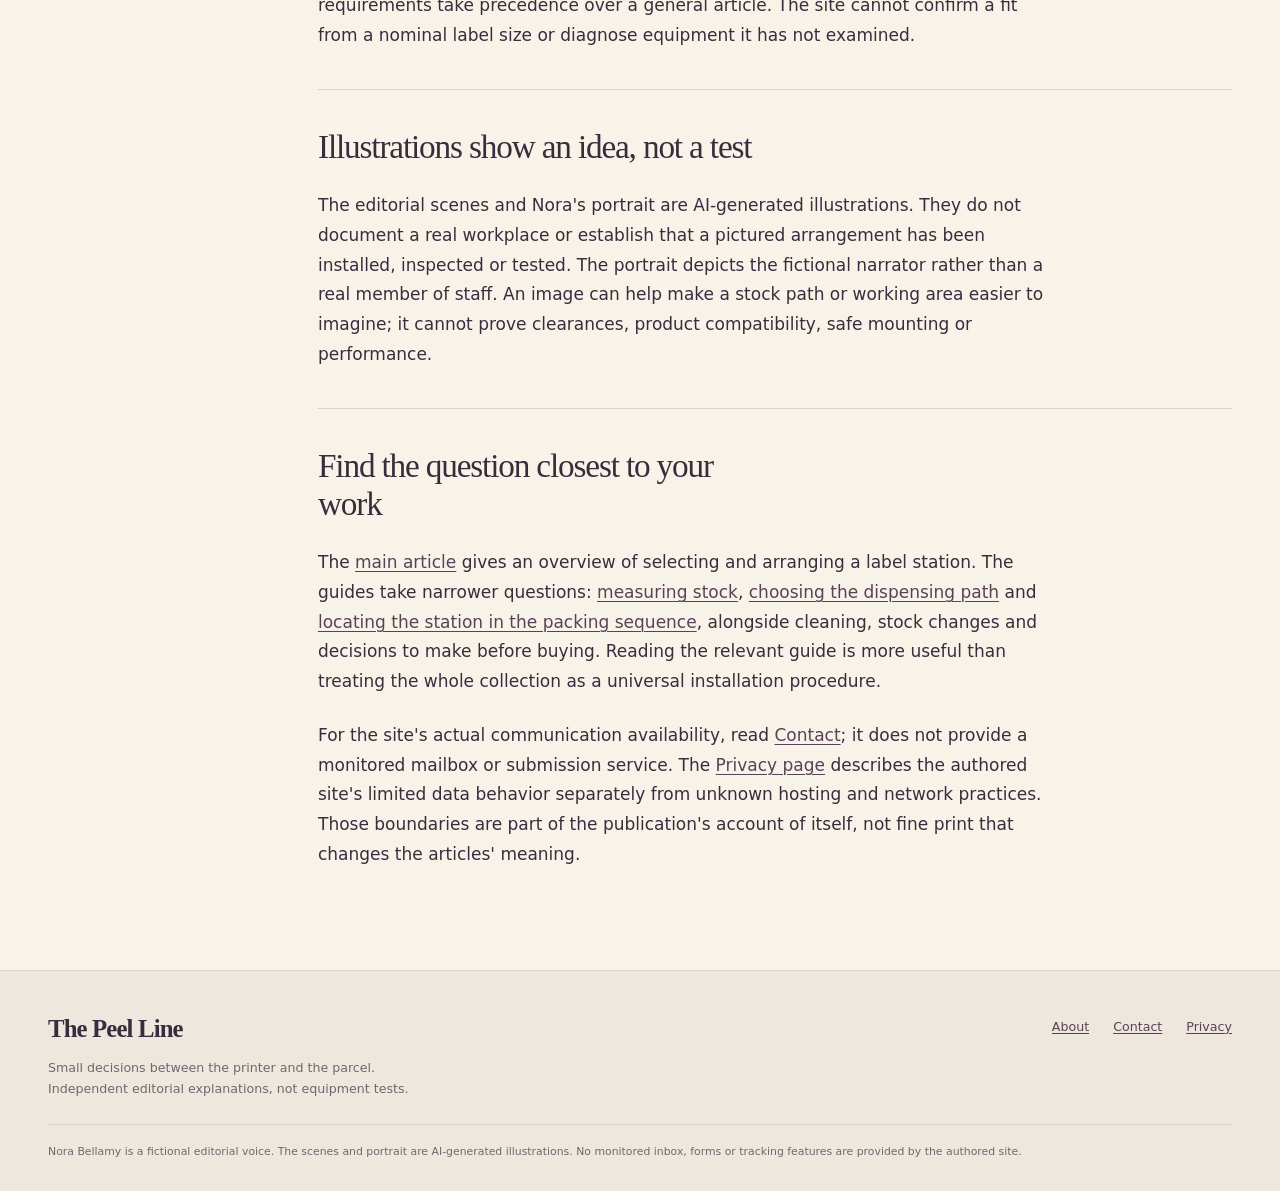
<file: public/about.html>
<!doctype html>
<html lang="en"><head><meta charset="utf-8"><meta name="viewport" content="width=device-width, initial-scale=1"><title>About The Peel Line | The Peel Line</title><meta name="description" content="Meet the fictional editorial voice behind The Peel Line and understand its research approach, equipment limits and AI-generated illustrations."><link rel="canonical" href="https://peel-line-820-ufqm5.kinsta.page/about.html"><meta property="og:type" content="article"><meta property="og:site_name" content="The Peel Line"><meta property="og:title" content="About The Peel Line | The Peel Line"><meta property="og:description" content="Meet the fictional editorial voice behind The Peel Line and understand its research approach, equipment limits and AI-generated illustrations."><meta property="og:url" content="https://peel-line-820-ufqm5.kinsta.page/about.html"><meta property="og:image" content="https://peel-line-820-ufqm5.kinsta.page/assets/nora-bellamy-fictional-editor.webp"><meta name="twitter:card" content="summary_large_image"><meta name="referrer" content="strict-origin-when-cross-origin"><link rel="icon" href="data:image/svg+xml,%3Csvg xmlns=%27http://www.w3.org/2000/svg%27 viewBox=%270 0 64 64%27%3E%3Crect width=%2764%27 height=%2764%27 rx=%2714%27 fill=%27%234b354b%27/%3E%3Cpath d=%27M18 14h18a12 12 0 010 24H26v12h-8V14zm8 8v8h10a4 4 0 000-8H26z%27 fill=%27%23f8f3e9%27/%3E%3C/svg%3E"><link rel="stylesheet" href="assets/styles.css"><script src="assets/app.js" defer></script><script type="application/ld+json">{"@context":"https://schema.org","@type":"WebPage","description":"Meet the fictional editorial voice behind The Peel Line and understand its research approach, equipment limits and AI-generated illustrations.","headline":"About The Peel Line","isPartOf":{"@type":"WebSite","name":"The Peel Line","url":"https://peel-line-820-ufqm5.kinsta.page/index.html"},"url":"https://peel-line-820-ufqm5.kinsta.page/about.html"}</script></head><body class="page-trust" data-page="about"><a class="skip-link" href="#article">Skip to the article</a><header class="masthead"><div class="masthead-inner"><a class="wordmark" href="index.html"><span class="wordmark-line" aria-hidden="true"></span>The Peel Line</a><span class="masthead-descriptor">Label handling, thoughtfully arranged</span><button class="menu-toggle" type="button" aria-controls="site-nav" aria-expanded="false">Menu <span aria-hidden="true">+</span></button><nav id="site-nav" class="site-nav" aria-label="Main navigation"><a href="index.html">The station overview</a><div class="guide-dropdown"><button class="guide-toggle" type="button" aria-controls="guide-panel" aria-expanded="false">Six working guides <span aria-hidden="true">⌄</span></button><ul id="guide-panel" class="guide-panel" hidden><li><a href="measure-the-roll-and-fanfold-stack.html">What Your Label Stock Actually Measures</a></li><li><a href="choose-a-dispensing-path.html">Follow the Liner, Then Choose the Dispenser</a></li><li><a href="place-the-station-in-the-pack-sequence.html">Give Each Carton One Place to Become a Shipment</a></li><li><a href="keep-adhesive-and-dust-under-control.html">Keep Dust and Adhesive Away from the Label Path</a></li><li><a href="change-label-stock-without-a-mix-up.html">Close the Old Batch Before Loading the New Stock</a></li><li><a href="decide-what-to-fix-before-you-buy.html">Find the Fault Before You Replace the Holder</a></li></ul></div><a href="about.html" aria-current="page">About</a></nav></div></header><main class="editorial-layout"><aside class="contents" aria-label="Article contents"><p class="contents-label">On this sheet</p><ol><li><a href="#nora-bellamy-is-a-fictional-voice">Nora Bellamy is a fictional voice</a></li><li><a href="#how-the-articles-approach-a-decision">How the articles approach a decision</a></li><li><a href="#illustrations-show-an-idea-not-a-test">Illustrations show an idea, not a test</a></li><li><a href="#find-the-question-closest-to-your-work">Find the question closest to your work</a></li></ol><a class="contents-top" href="#article">Back to the beginning ↑</a></aside><div class="reading-column"><article id="article" data-source-sha256="d09a5a7fb6f94c0bd2b20b5245f465c82b6f9955f7b65f14302c8f56da276c6e"><header class="article-header"><p class="eyebrow" data-prose-exclude>Publication notes</p><h1>About The Peel Line</h1><div class="author-note" data-prose-exclude><img src="assets/nora-bellamy-fictional-editor.webp" width="480" height="480" alt="AI-generated portrait of Nora Bellamy, a fictional editor" loading="eager" decoding="async"><div><span>The voice of the publication</span><strong>Nora Bellamy</strong><p>Fictional editorial voice · research synthesis, not product testing.</p></div></div></header><div class="article-intro">
<p>The Peel Line is an editorial publication about the small decisions between a printed label and a parcel ready to leave. Its subject is label handling at packing stations: containing blank stock, presenting adhesive labels, arranging working space and keeping a shipment's identity clear. The articles favor explanations a reader can bring back to an actual bench over declarations that one accessory suits every operation.</p>
</div><section class="article-section" id="nora-bellamy-is-a-fictional-voice"><h2>Nora Bellamy is a fictional voice</h2>
<p>Nora Bellamy is a fictional editorial persona, not a real packing specialist, equipment tester or contact person. First-person passages express the publication's editorial judgments through that voice. They do not describe Nora operating a warehouse, purchasing products, conducting trials or holding professional credentials. A hypothetical preference such as choosing a simpler feed path is a way to explain the reasoning, not a report of an event.</p>
<p>The distinction matters because practical writing can sound like personal experience even when it is synthesis. This publication makes no claim of hands-on testing, measured throughput gains, durability experiments or independent laboratory results. It offers no invented awards, employment history or reader numbers as a substitute for evidence. Readers should assess the explanation and its limits rather than treat the narrator as an authority outside the text.</p>
</section><section class="article-section" id="how-the-articles-approach-a-decision"><h2>How the articles approach a decision</h2>
<p>The content draws on research and editorial synthesis. It separates mechanisms that are often grouped under the same product description, then considers the consequences of choosing one for a particular task. An external support for blank printer stock, for example, is not the same thing as a peel-edge dispenser for already-printed labels. A useful comparison identifies that difference before discussing material or counter space.</p>
<p>Examples are hypothetical unless explicitly identified otherwise. Comparison tables describe equipment categories, not measurements of unnamed products. Compatibility still depends on the actual stock, printer and accessory. Current manufacturer instructions, supported-media specifications and relevant workplace requirements take precedence over a general article. The site cannot confirm a fit from a nominal label size or diagnose equipment it has not examined.</p>
</section><section class="article-section" id="illustrations-show-an-idea-not-a-test"><h2>Illustrations show an idea, not a test</h2>
<p>The editorial scenes and Nora's portrait are AI-generated illustrations. They do not document a real workplace or establish that a pictured arrangement has been installed, inspected or tested. The portrait depicts the fictional narrator rather than a real member of staff. An image can help make a stock path or working area easier to imagine; it cannot prove clearances, product compatibility, safe mounting or performance.</p>
</section><section class="article-section" id="find-the-question-closest-to-your-work"><h2>Find the question closest to your work</h2>
<p>The <a href="index.html">main article</a> gives an overview of selecting and arranging a label station. The guides take narrower questions: <a href="measure-the-roll-and-fanfold-stack.html">measuring stock</a>, <a href="choose-a-dispensing-path.html">choosing the dispensing path</a> and <a href="place-the-station-in-the-pack-sequence.html">locating the station in the packing sequence</a>, alongside cleaning, stock changes and decisions to make before buying. Reading the relevant guide is more useful than treating the whole collection as a universal installation procedure.</p>
<p>For the site's actual communication availability, read <a href="contact.html">Contact</a>; it does not provide a monitored mailbox or submission service. The <a href="privacy.html">Privacy page</a> describes the authored site's limited data behavior separately from unknown hosting and network practices. Those boundaries are part of the publication's account of itself, not fine print that changes the articles' meaning.</p></section></article></div></main><footer class="site-footer"><div class="footer-inner"><div><a class="footer-brand" href="index.html">The Peel Line</a><p>Small decisions between the printer and the parcel.<br>Independent editorial explanations, not equipment tests.</p></div><nav aria-label="Publication information"><a href="about.html">About</a><a href="contact.html">Contact</a><a href="privacy.html">Privacy</a></nav><p class="footer-disclosure">Nora Bellamy is a fictional editorial voice. The scenes and portrait are AI-generated illustrations. No monitored inbox, forms or tracking features are provided by the authored site.</p></div></footer></body></html>
</file>
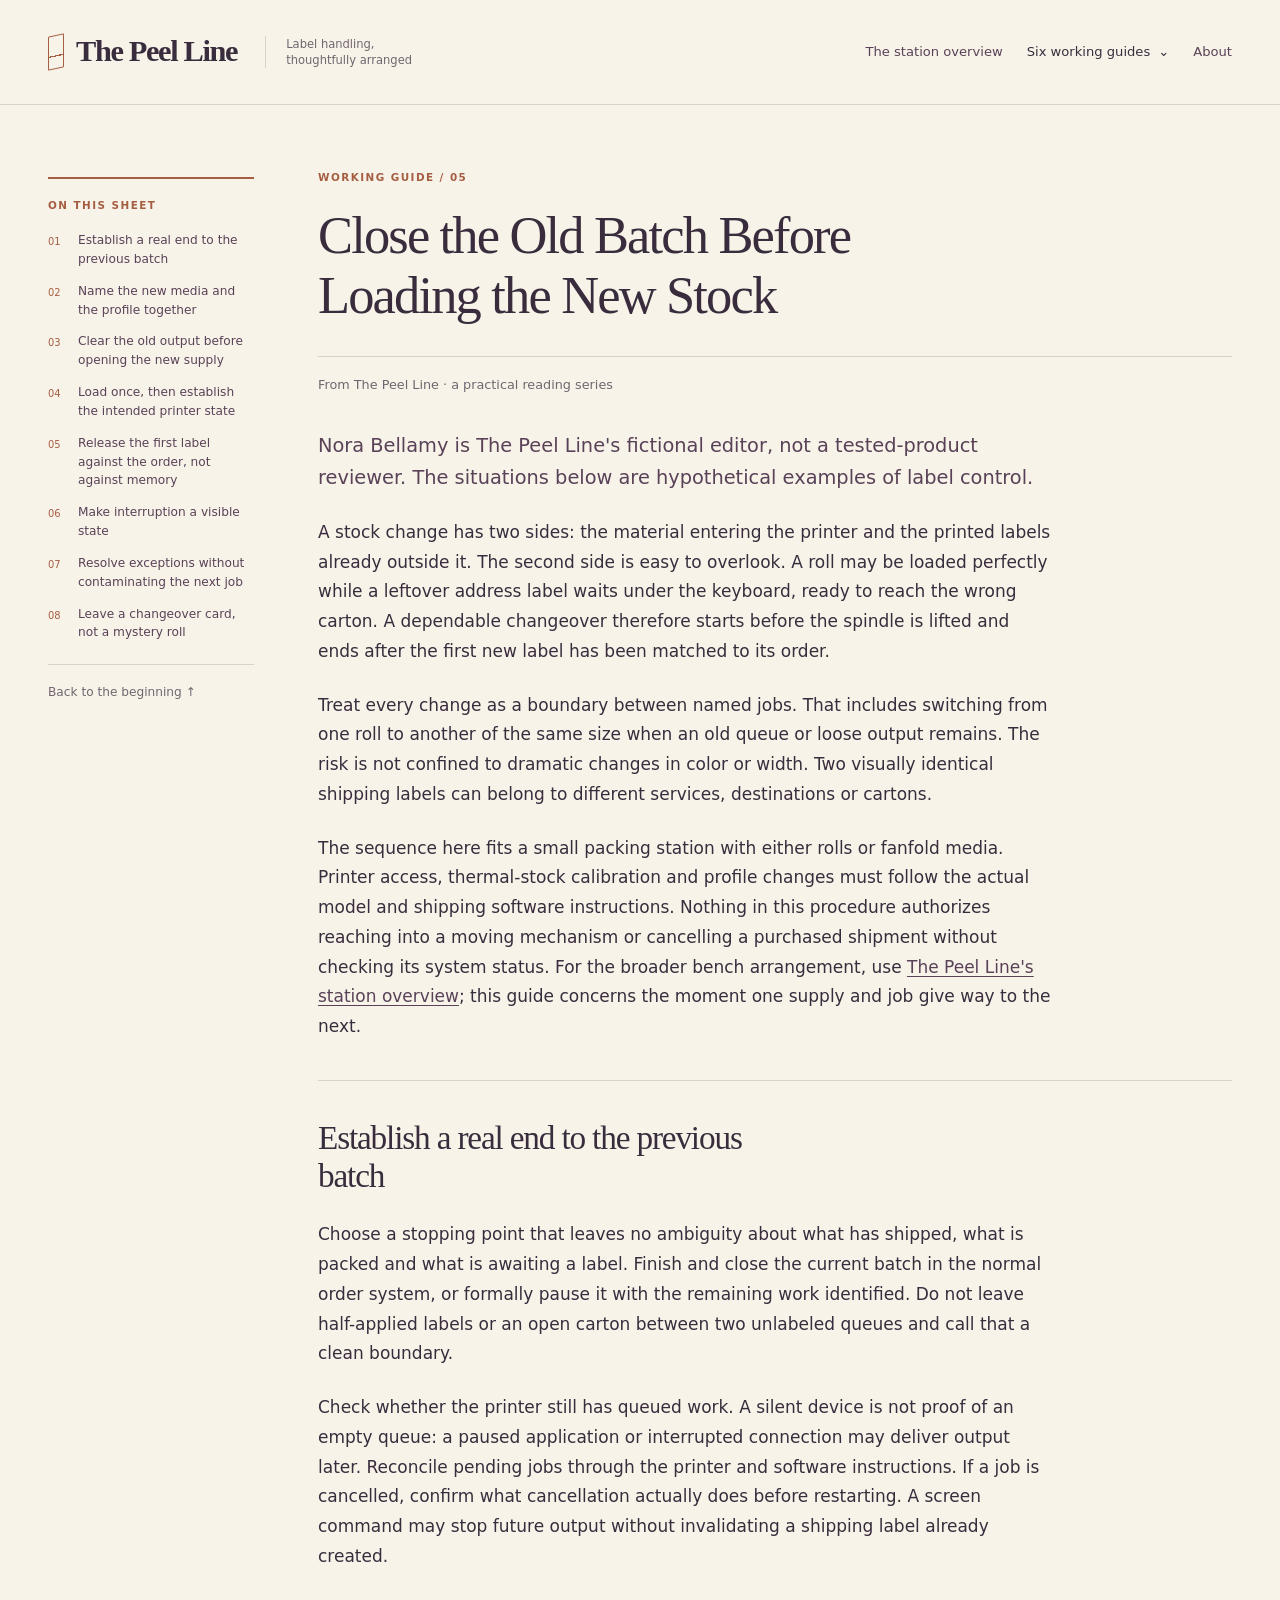
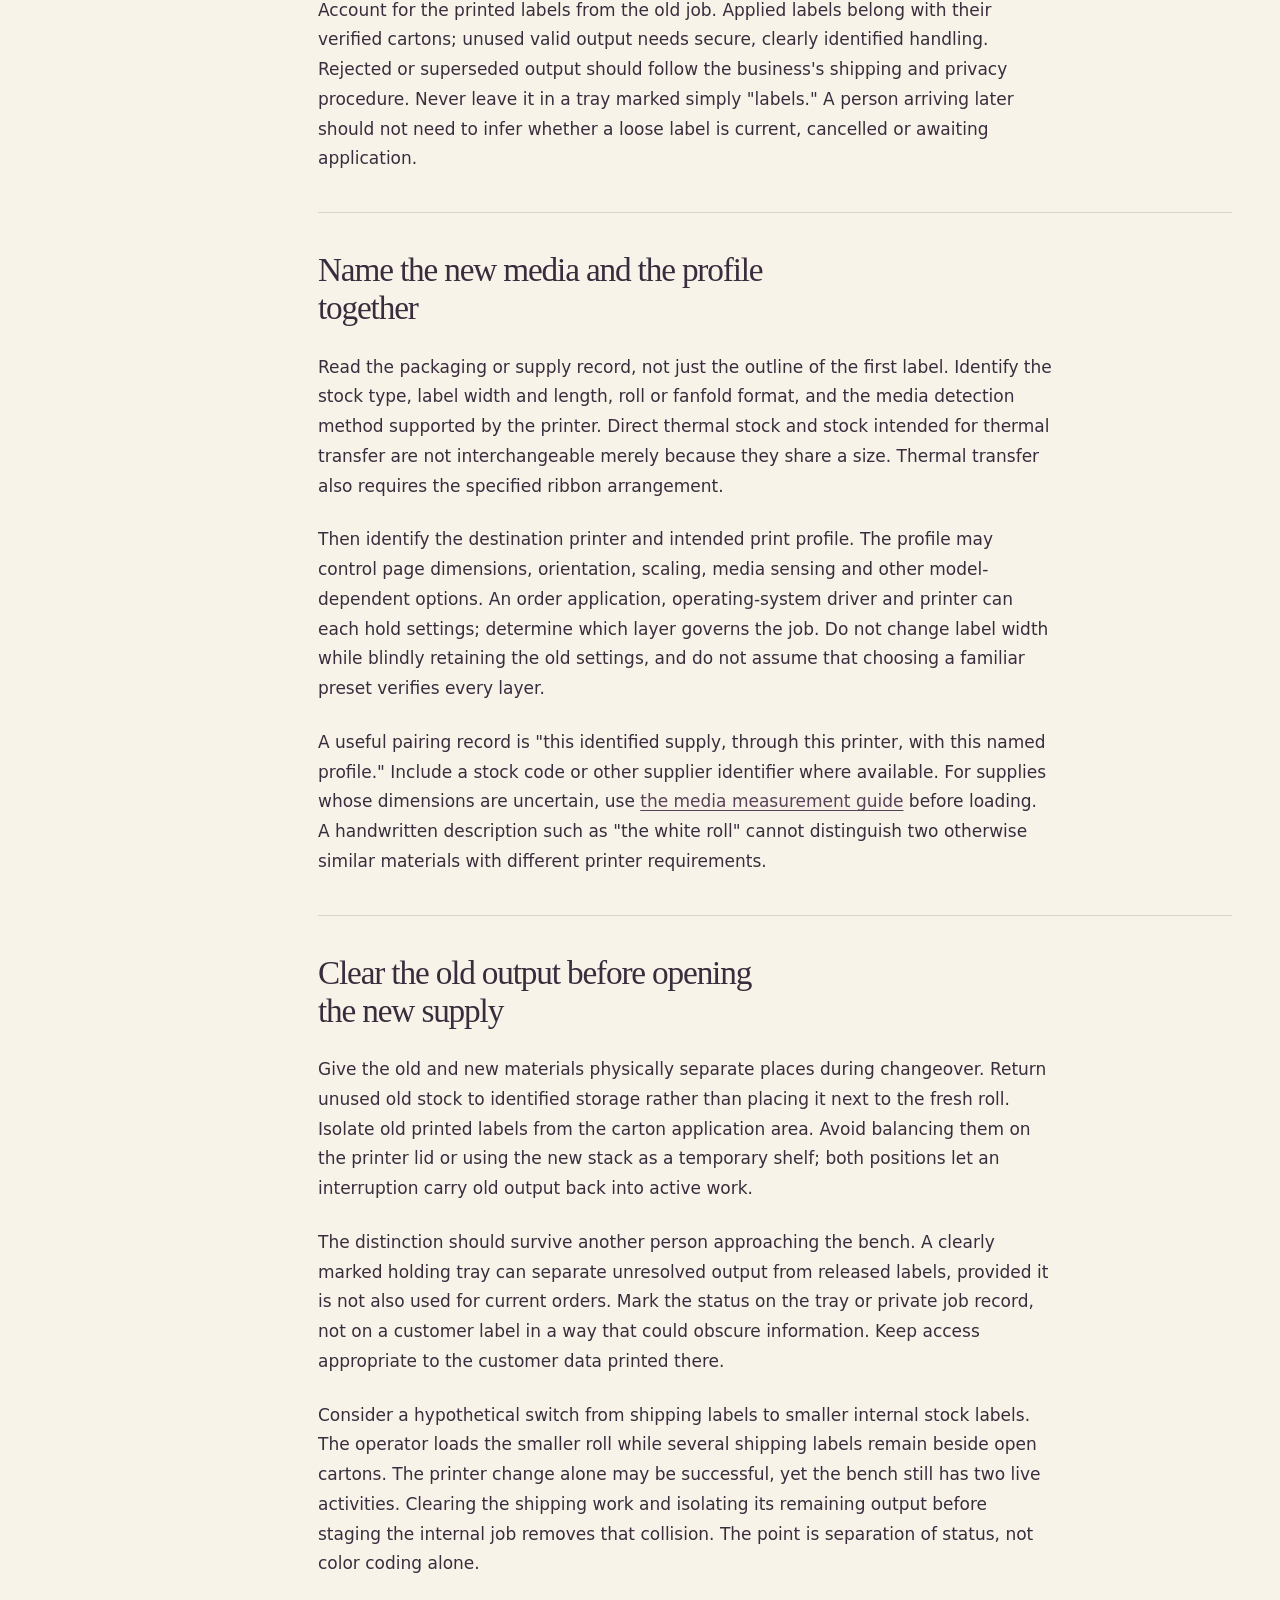
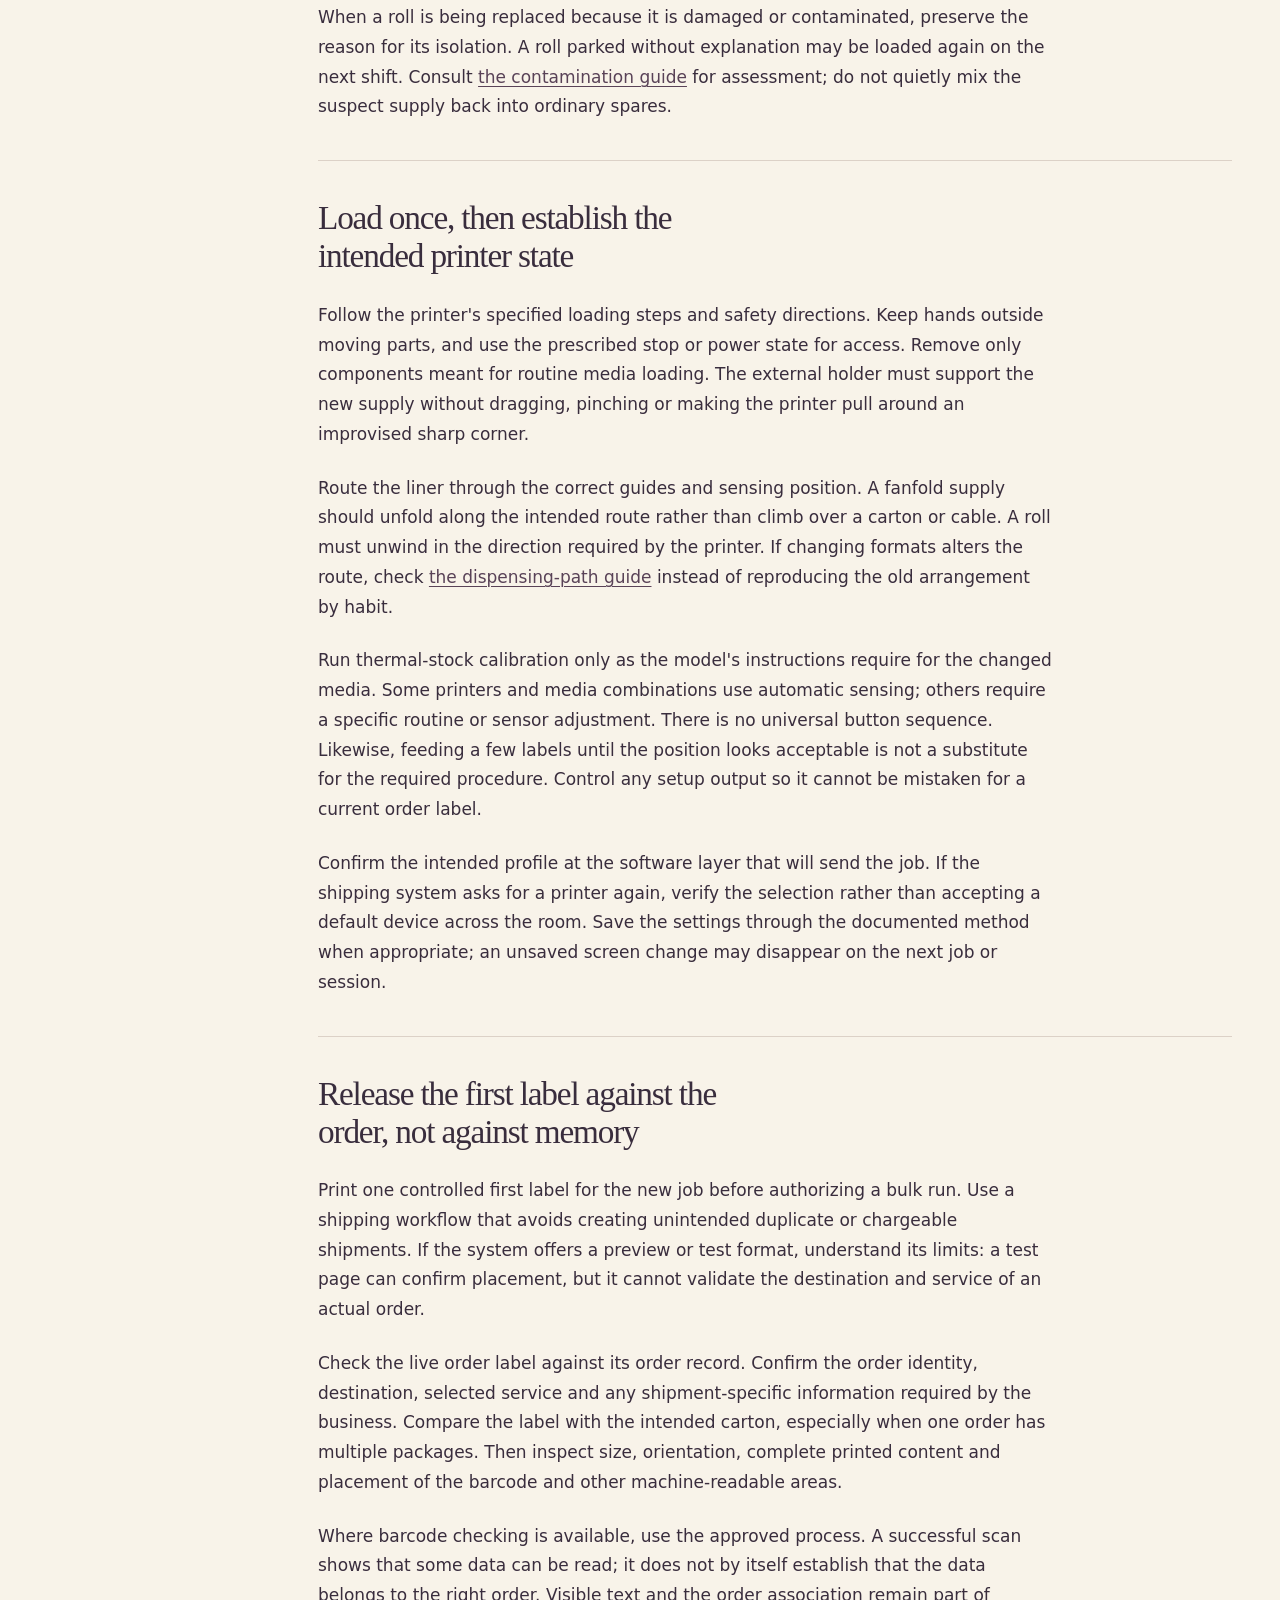
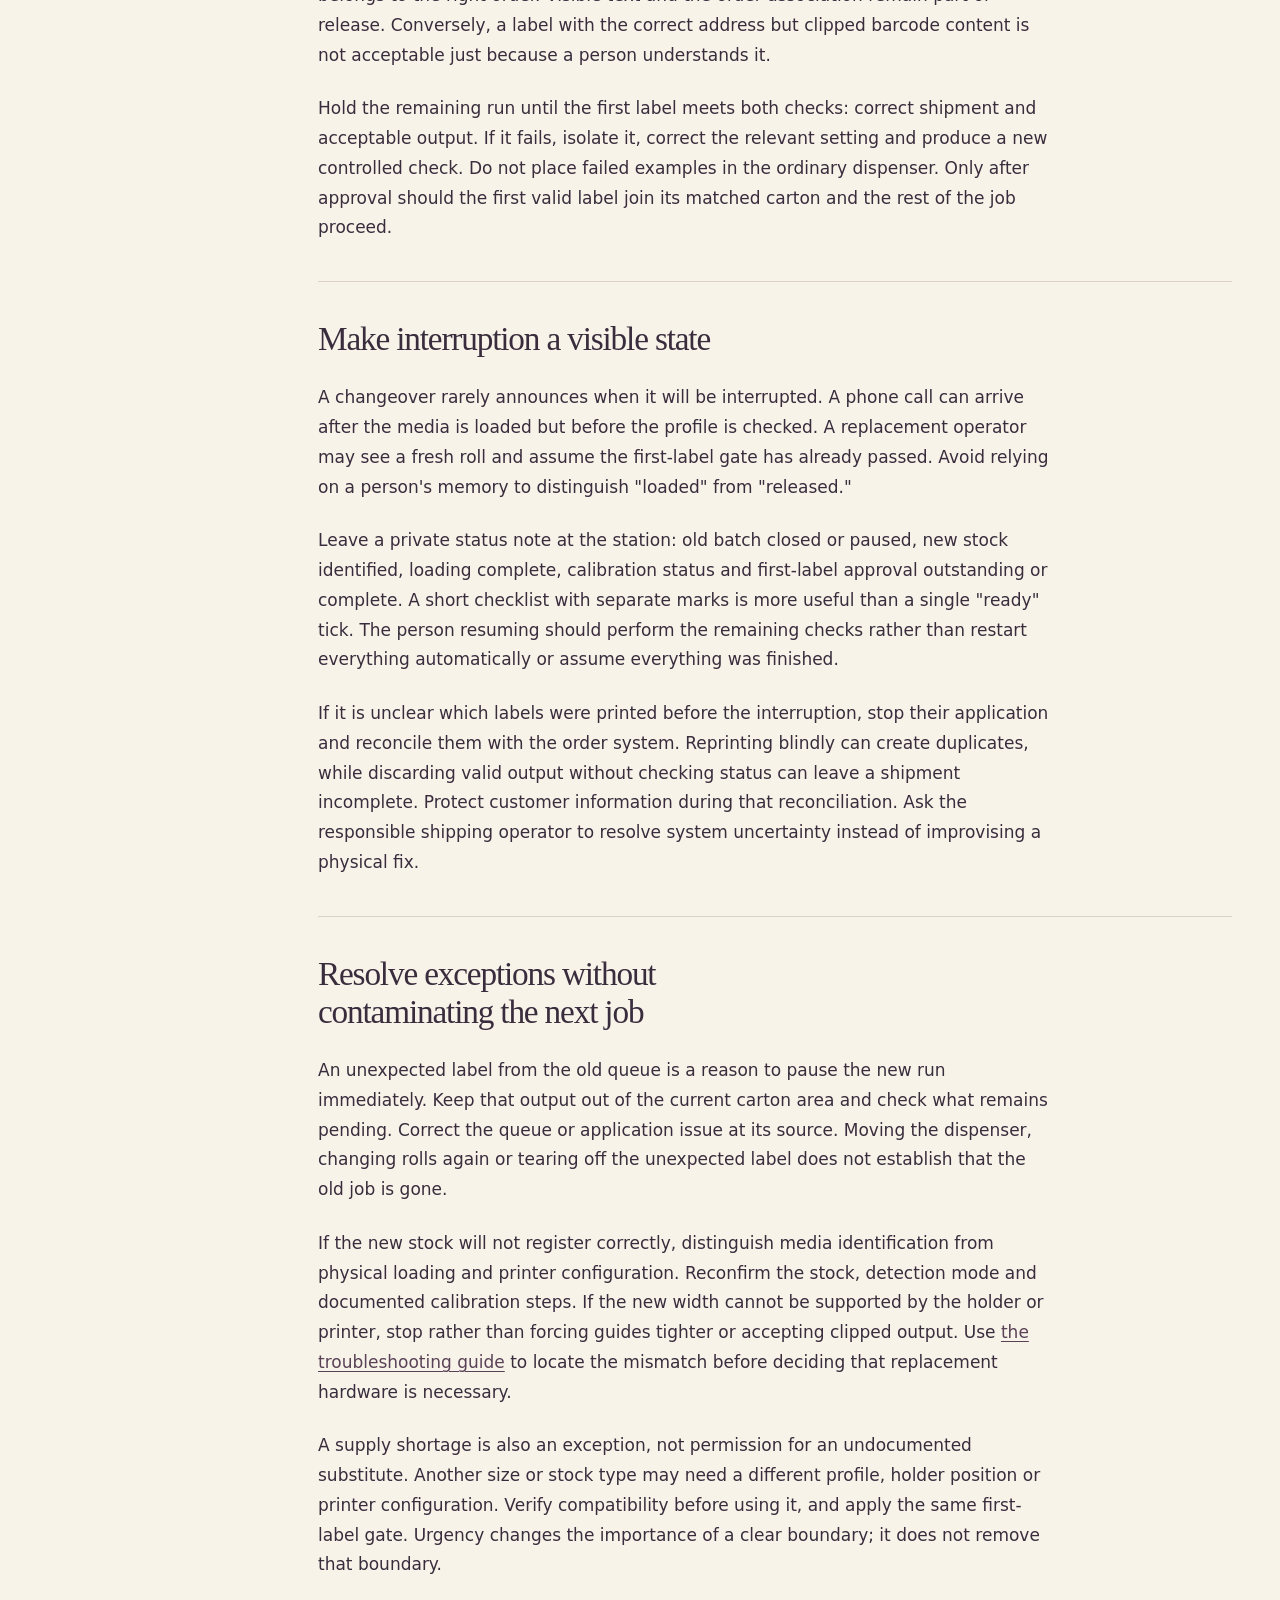
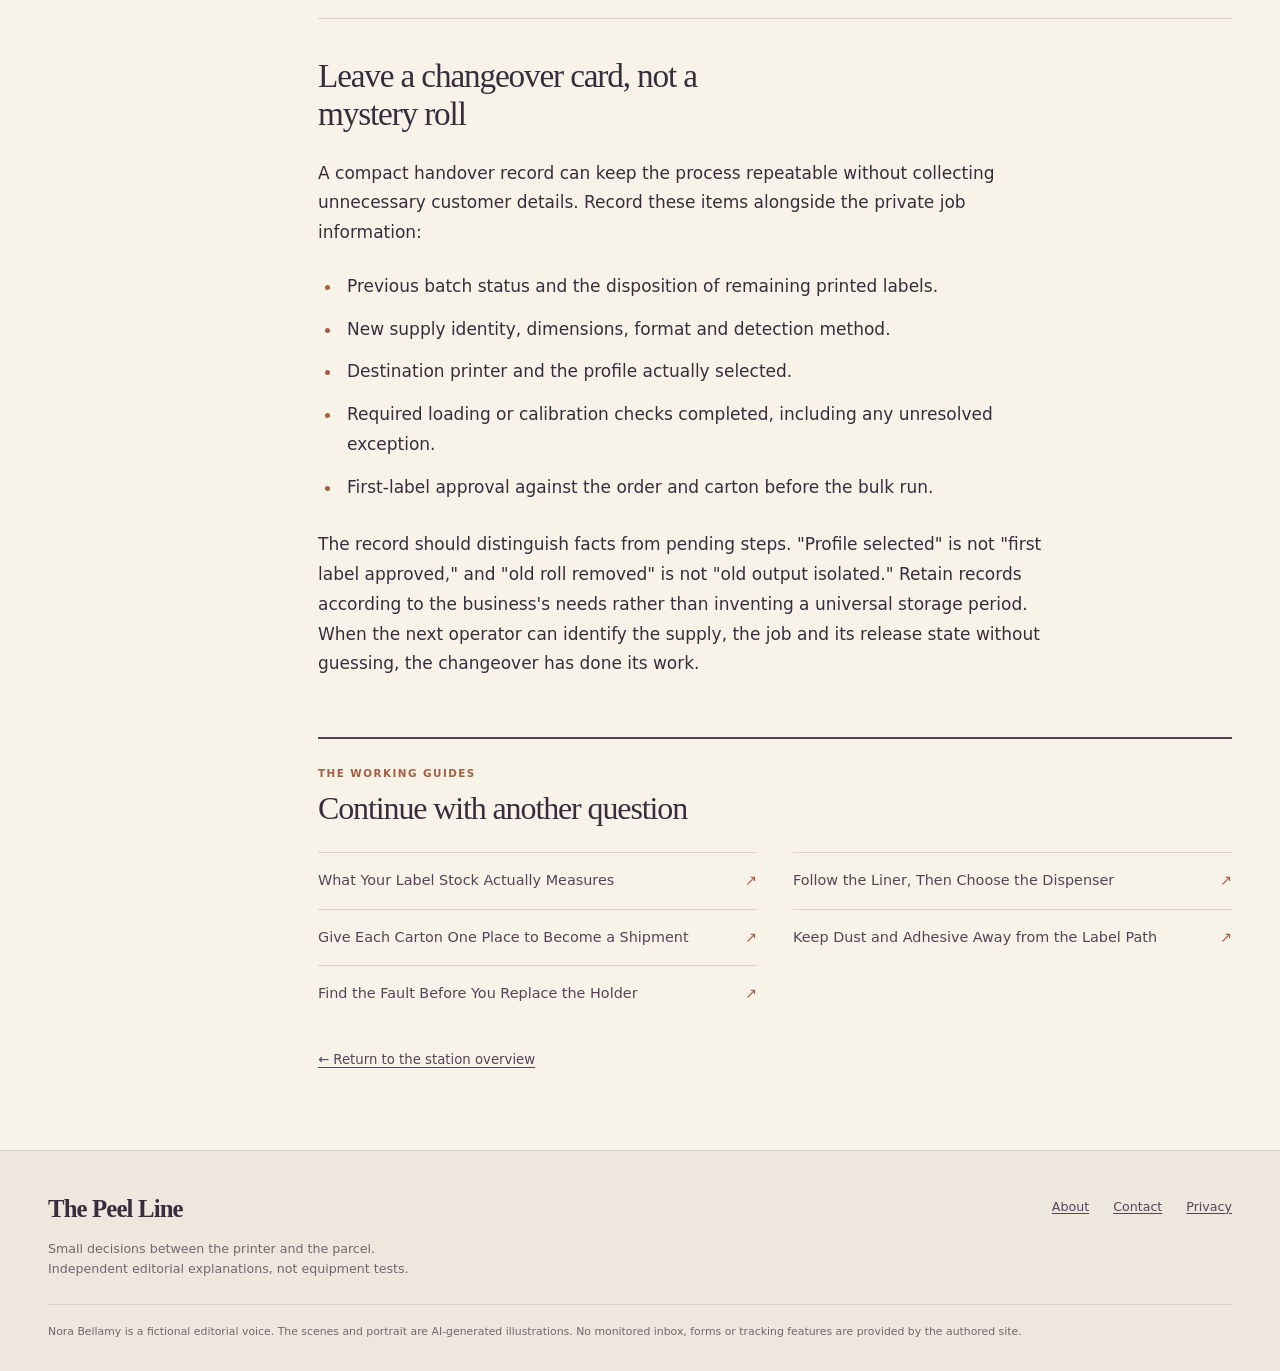
<file: public/change-label-stock-without-a-mix-up.html>
<!doctype html>
<html lang="en"><head><meta charset="utf-8"><meta name="viewport" content="width=device-width, initial-scale=1"><title>Close the Old Batch Before Loading the New Stock | The Peel Line</title><meta name="description" content="Change label media with a controlled batch boundary, identified print settings and a first-label check that keeps old output off new cartons."><link rel="canonical" href="https://peel-line-820-ufqm5.kinsta.page/change-label-stock-without-a-mix-up.html"><meta property="og:type" content="article"><meta property="og:site_name" content="The Peel Line"><meta property="og:title" content="Close the Old Batch Before Loading the New Stock | The Peel Line"><meta property="og:description" content="Change label media with a controlled batch boundary, identified print settings and a first-label check that keeps old output off new cartons."><meta property="og:url" content="https://peel-line-820-ufqm5.kinsta.page/change-label-stock-without-a-mix-up.html"><meta property="og:image" content="https://peel-line-820-ufqm5.kinsta.page/assets/nora-bellamy-fictional-editor.webp"><meta name="twitter:card" content="summary_large_image"><meta name="referrer" content="strict-origin-when-cross-origin"><link rel="icon" href="data:image/svg+xml,%3Csvg xmlns=%27http://www.w3.org/2000/svg%27 viewBox=%270 0 64 64%27%3E%3Crect width=%2764%27 height=%2764%27 rx=%2714%27 fill=%27%234b354b%27/%3E%3Cpath d=%27M18 14h18a12 12 0 010 24H26v12h-8V14zm8 8v8h10a4 4 0 000-8H26z%27 fill=%27%23f8f3e9%27/%3E%3C/svg%3E"><link rel="stylesheet" href="assets/styles.css"><script src="assets/app.js" defer></script><script type="application/ld+json">{"@context":"https://schema.org","@type":"Article","description":"Change label media with a controlled batch boundary, identified print settings and a first-label check that keeps old output off new cartons.","headline":"Close the Old Batch Before Loading the New Stock","isPartOf":{"@type":"WebSite","name":"The Peel Line","url":"https://peel-line-820-ufqm5.kinsta.page/index.html"},"url":"https://peel-line-820-ufqm5.kinsta.page/change-label-stock-without-a-mix-up.html"}</script></head><body class="page-guide" data-page="change-label-stock-without-a-mix-up"><a class="skip-link" href="#article">Skip to the article</a><header class="masthead"><div class="masthead-inner"><a class="wordmark" href="index.html"><span class="wordmark-line" aria-hidden="true"></span>The Peel Line</a><span class="masthead-descriptor">Label handling, thoughtfully arranged</span><button class="menu-toggle" type="button" aria-controls="site-nav" aria-expanded="false">Menu <span aria-hidden="true">+</span></button><nav id="site-nav" class="site-nav" aria-label="Main navigation"><a href="index.html">The station overview</a><div class="guide-dropdown"><button class="guide-toggle" type="button" aria-controls="guide-panel" aria-expanded="false">Six working guides <span aria-hidden="true">⌄</span></button><ul id="guide-panel" class="guide-panel" hidden><li><a href="measure-the-roll-and-fanfold-stack.html">What Your Label Stock Actually Measures</a></li><li><a href="choose-a-dispensing-path.html">Follow the Liner, Then Choose the Dispenser</a></li><li><a href="place-the-station-in-the-pack-sequence.html">Give Each Carton One Place to Become a Shipment</a></li><li><a href="keep-adhesive-and-dust-under-control.html">Keep Dust and Adhesive Away from the Label Path</a></li><li><a href="change-label-stock-without-a-mix-up.html">Close the Old Batch Before Loading the New Stock</a></li><li><a href="decide-what-to-fix-before-you-buy.html">Find the Fault Before You Replace the Holder</a></li></ul></div><a href="about.html">About</a></nav></div></header><main class="editorial-layout"><aside class="contents" aria-label="Article contents"><p class="contents-label">On this sheet</p><ol><li><a href="#establish-a-real-end-to-the-previous-batch">Establish a real end to the previous batch</a></li><li><a href="#name-the-new-media-and-the-profile-together">Name the new media and the profile together</a></li><li><a href="#clear-the-old-output-before-opening-the-new-supply">Clear the old output before opening the new supply</a></li><li><a href="#load-once-then-establish-the-intended-printer-state">Load once, then establish the intended printer state</a></li><li><a href="#release-the-first-label-against-the-order-not-against-memory">Release the first label against the order, not against memory</a></li><li><a href="#make-interruption-a-visible-state">Make interruption a visible state</a></li><li><a href="#resolve-exceptions-without-contaminating-the-next-job">Resolve exceptions without contaminating the next job</a></li><li><a href="#leave-a-changeover-card-not-a-mystery-roll">Leave a changeover card, not a mystery roll</a></li></ol><a class="contents-top" href="#article">Back to the beginning ↑</a></aside><div class="reading-column"><article id="article" data-source-sha256="9e73d995205cf880ce281a1426764026e474896c2547e7d308f6cd2a0445ba27"><header class="article-header"><p class="eyebrow" data-prose-exclude>Working guide / 05</p><h1>Close the Old Batch Before Loading the New Stock</h1><p class="article-context" data-prose-exclude>From The Peel Line · a practical reading series</p></header><div class="article-intro">
<p>Nora Bellamy is The Peel Line's fictional editor, not a tested-product reviewer. The situations below are hypothetical examples of label control.</p>
<p>A stock change has two sides: the material entering the printer and the printed labels already outside it. The second side is easy to overlook. A roll may be loaded perfectly while a leftover address label waits under the keyboard, ready to reach the wrong carton. A dependable changeover therefore starts before the spindle is lifted and ends after the first new label has been matched to its order.</p>
<p>Treat every change as a boundary between named jobs. That includes switching from one roll to another of the same size when an old queue or loose output remains. The risk is not confined to dramatic changes in color or width. Two visually identical shipping labels can belong to different services, destinations or cartons.</p>
<p>The sequence here fits a small packing station with either rolls or fanfold media. Printer access, thermal-stock calibration and profile changes must follow the actual model and shipping software instructions. Nothing in this procedure authorizes reaching into a moving mechanism or cancelling a purchased shipment without checking its system status. For the broader bench arrangement, use <a href="./index.html">The Peel Line's station overview</a>; this guide concerns the moment one supply and job give way to the next.</p>
</div><section class="article-section" id="establish-a-real-end-to-the-previous-batch"><h2>Establish a real end to the previous batch</h2>
<p>Choose a stopping point that leaves no ambiguity about what has shipped, what is packed and what is awaiting a label. Finish and close the current batch in the normal order system, or formally pause it with the remaining work identified. Do not leave half-applied labels or an open carton between two unlabeled queues and call that a clean boundary.</p>
<p>Check whether the printer still has queued work. A silent device is not proof of an empty queue: a paused application or interrupted connection may deliver output later. Reconcile pending jobs through the printer and software instructions. If a job is cancelled, confirm what cancellation actually does before restarting. A screen command may stop future output without invalidating a shipping label already created.</p>
<p>Account for the printed labels from the old job. Applied labels belong with their verified cartons; unused valid output needs secure, clearly identified handling. Rejected or superseded output should follow the business's shipping and privacy procedure. Never leave it in a tray marked simply "labels." A person arriving later should not need to infer whether a loose label is current, cancelled or awaiting application.</p>
</section><section class="article-section" id="name-the-new-media-and-the-profile-together"><h2>Name the new media and the profile together</h2>
<p>Read the packaging or supply record, not just the outline of the first label. Identify the stock type, label width and length, roll or fanfold format, and the media detection method supported by the printer. Direct thermal stock and stock intended for thermal transfer are not interchangeable merely because they share a size. Thermal transfer also requires the specified ribbon arrangement.</p>
<p>Then identify the destination printer and intended print profile. The profile may control page dimensions, orientation, scaling, media sensing and other model-dependent options. An order application, operating-system driver and printer can each hold settings; determine which layer governs the job. Do not change label width while blindly retaining the old settings, and do not assume that choosing a familiar preset verifies every layer.</p>
<p>A useful pairing record is "this identified supply, through this printer, with this named profile." Include a stock code or other supplier identifier where available. For supplies whose dimensions are uncertain, use <a href="measure-the-roll-and-fanfold-stack.html">the media measurement guide</a> before loading. A handwritten description such as "the white roll" cannot distinguish two otherwise similar materials with different printer requirements.</p>
</section><section class="article-section" id="clear-the-old-output-before-opening-the-new-supply"><h2>Clear the old output before opening the new supply</h2>
<p>Give the old and new materials physically separate places during changeover. Return unused old stock to identified storage rather than placing it next to the fresh roll. Isolate old printed labels from the carton application area. Avoid balancing them on the printer lid or using the new stack as a temporary shelf; both positions let an interruption carry old output back into active work.</p>
<p>The distinction should survive another person approaching the bench. A clearly marked holding tray can separate unresolved output from released labels, provided it is not also used for current orders. Mark the status on the tray or private job record, not on a customer label in a way that could obscure information. Keep access appropriate to the customer data printed there.</p>
<p>Consider a hypothetical switch from shipping labels to smaller internal stock labels. The operator loads the smaller roll while several shipping labels remain beside open cartons. The printer change alone may be successful, yet the bench still has two live activities. Clearing the shipping work and isolating its remaining output before staging the internal job removes that collision. The point is separation of status, not color coding alone.</p>
<p>When a roll is being replaced because it is damaged or contaminated, preserve the reason for its isolation. A roll parked without explanation may be loaded again on the next shift. Consult <a href="keep-adhesive-and-dust-under-control.html">the contamination guide</a> for assessment; do not quietly mix the suspect supply back into ordinary spares.</p>
</section><section class="article-section" id="load-once-then-establish-the-intended-printer-state"><h2>Load once, then establish the intended printer state</h2>
<p>Follow the printer's specified loading steps and safety directions. Keep hands outside moving parts, and use the prescribed stop or power state for access. Remove only components meant for routine media loading. The external holder must support the new supply without dragging, pinching or making the printer pull around an improvised sharp corner.</p>
<p>Route the liner through the correct guides and sensing position. A fanfold supply should unfold along the intended route rather than climb over a carton or cable. A roll must unwind in the direction required by the printer. If changing formats alters the route, check <a href="choose-a-dispensing-path.html">the dispensing-path guide</a> instead of reproducing the old arrangement by habit.</p>
<p>Run thermal-stock calibration only as the model's instructions require for the changed media. Some printers and media combinations use automatic sensing; others require a specific routine or sensor adjustment. There is no universal button sequence. Likewise, feeding a few labels until the position looks acceptable is not a substitute for the required procedure. Control any setup output so it cannot be mistaken for a current order label.</p>
<p>Confirm the intended profile at the software layer that will send the job. If the shipping system asks for a printer again, verify the selection rather than accepting a default device across the room. Save the settings through the documented method when appropriate; an unsaved screen change may disappear on the next job or session.</p>
</section><section class="article-section" id="release-the-first-label-against-the-order-not-against-memory"><h2>Release the first label against the order, not against memory</h2>
<p>Print one controlled first label for the new job before authorizing a bulk run. Use a shipping workflow that avoids creating unintended duplicate or chargeable shipments. If the system offers a preview or test format, understand its limits: a test page can confirm placement, but it cannot validate the destination and service of an actual order.</p>
<p>Check the live order label against its order record. Confirm the order identity, destination, selected service and any shipment-specific information required by the business. Compare the label with the intended carton, especially when one order has multiple packages. Then inspect size, orientation, complete printed content and placement of the barcode and other machine-readable areas.</p>
<p>Where barcode checking is available, use the approved process. A successful scan shows that some data can be read; it does not by itself establish that the data belongs to the right order. Visible text and the order association remain part of release. Conversely, a label with the correct address but clipped barcode content is not acceptable just because a person understands it.</p>
<p>Hold the remaining run until the first label meets both checks: correct shipment and acceptable output. If it fails, isolate it, correct the relevant setting and produce a new controlled check. Do not place failed examples in the ordinary dispenser. Only after approval should the first valid label join its matched carton and the rest of the job proceed.</p>
</section><section class="article-section" id="make-interruption-a-visible-state"><h2>Make interruption a visible state</h2>
<p>A changeover rarely announces when it will be interrupted. A phone call can arrive after the media is loaded but before the profile is checked. A replacement operator may see a fresh roll and assume the first-label gate has already passed. Avoid relying on a person's memory to distinguish "loaded" from "released."</p>
<p>Leave a private status note at the station: old batch closed or paused, new stock identified, loading complete, calibration status and first-label approval outstanding or complete. A short checklist with separate marks is more useful than a single "ready" tick. The person resuming should perform the remaining checks rather than restart everything automatically or assume everything was finished.</p>
<p>If it is unclear which labels were printed before the interruption, stop their application and reconcile them with the order system. Reprinting blindly can create duplicates, while discarding valid output without checking status can leave a shipment incomplete. Protect customer information during that reconciliation. Ask the responsible shipping operator to resolve system uncertainty instead of improvising a physical fix.</p>
</section><section class="article-section" id="resolve-exceptions-without-contaminating-the-next-job"><h2>Resolve exceptions without contaminating the next job</h2>
<p>An unexpected label from the old queue is a reason to pause the new run immediately. Keep that output out of the current carton area and check what remains pending. Correct the queue or application issue at its source. Moving the dispenser, changing rolls again or tearing off the unexpected label does not establish that the old job is gone.</p>
<p>If the new stock will not register correctly, distinguish media identification from physical loading and printer configuration. Reconfirm the stock, detection mode and documented calibration steps. If the new width cannot be supported by the holder or printer, stop rather than forcing guides tighter or accepting clipped output. Use <a href="decide-what-to-fix-before-you-buy.html">the troubleshooting guide</a> to locate the mismatch before deciding that replacement hardware is necessary.</p>
<p>A supply shortage is also an exception, not permission for an undocumented substitute. Another size or stock type may need a different profile, holder position or printer configuration. Verify compatibility before using it, and apply the same first-label gate. Urgency changes the importance of a clear boundary; it does not remove that boundary.</p>
</section><section class="article-section" id="leave-a-changeover-card-not-a-mystery-roll"><h2>Leave a changeover card, not a mystery roll</h2>
<p>A compact handover record can keep the process repeatable without collecting unnecessary customer details. Record these items alongside the private job information:</p>
<ul>
<li>Previous batch status and the disposition of remaining printed labels.</li>
<li>New supply identity, dimensions, format and detection method.</li>
<li>Destination printer and the profile actually selected.</li>
<li>Required loading or calibration checks completed, including any unresolved exception.</li>
<li>First-label approval against the order and carton before the bulk run.</li>
</ul>
<p>The record should distinguish facts from pending steps. "Profile selected" is not "first label approved," and "old roll removed" is not "old output isolated." Retain records according to the business's needs rather than inventing a universal storage period. When the next operator can identify the supply, the job and its release state without guessing, the changeover has done its work.</p></section></article><aside class="guide-mesh" aria-labelledby="mesh-heading"><div class="mesh-lead"><p class="eyebrow">The working guides</p><h2 id="mesh-heading">Continue with another question</h2></div><nav aria-label="Related working guides"><ul><li><a href="measure-the-roll-and-fanfold-stack.html">What Your Label Stock Actually Measures</a></li><li><a href="choose-a-dispensing-path.html">Follow the Liner, Then Choose the Dispenser</a></li><li><a href="place-the-station-in-the-pack-sequence.html">Give Each Carton One Place to Become a Shipment</a></li><li><a href="keep-adhesive-and-dust-under-control.html">Keep Dust and Adhesive Away from the Label Path</a></li><li><a href="decide-what-to-fix-before-you-buy.html">Find the Fault Before You Replace the Holder</a></li></ul></nav><a class="return-link" href="index.html">← Return to the station overview</a></aside></div></main><footer class="site-footer"><div class="footer-inner"><div><a class="footer-brand" href="index.html">The Peel Line</a><p>Small decisions between the printer and the parcel.<br>Independent editorial explanations, not equipment tests.</p></div><nav aria-label="Publication information"><a href="about.html">About</a><a href="contact.html">Contact</a><a href="privacy.html">Privacy</a></nav><p class="footer-disclosure">Nora Bellamy is a fictional editorial voice. The scenes and portrait are AI-generated illustrations. No monitored inbox, forms or tracking features are provided by the authored site.</p></div></footer></body></html>
</file>
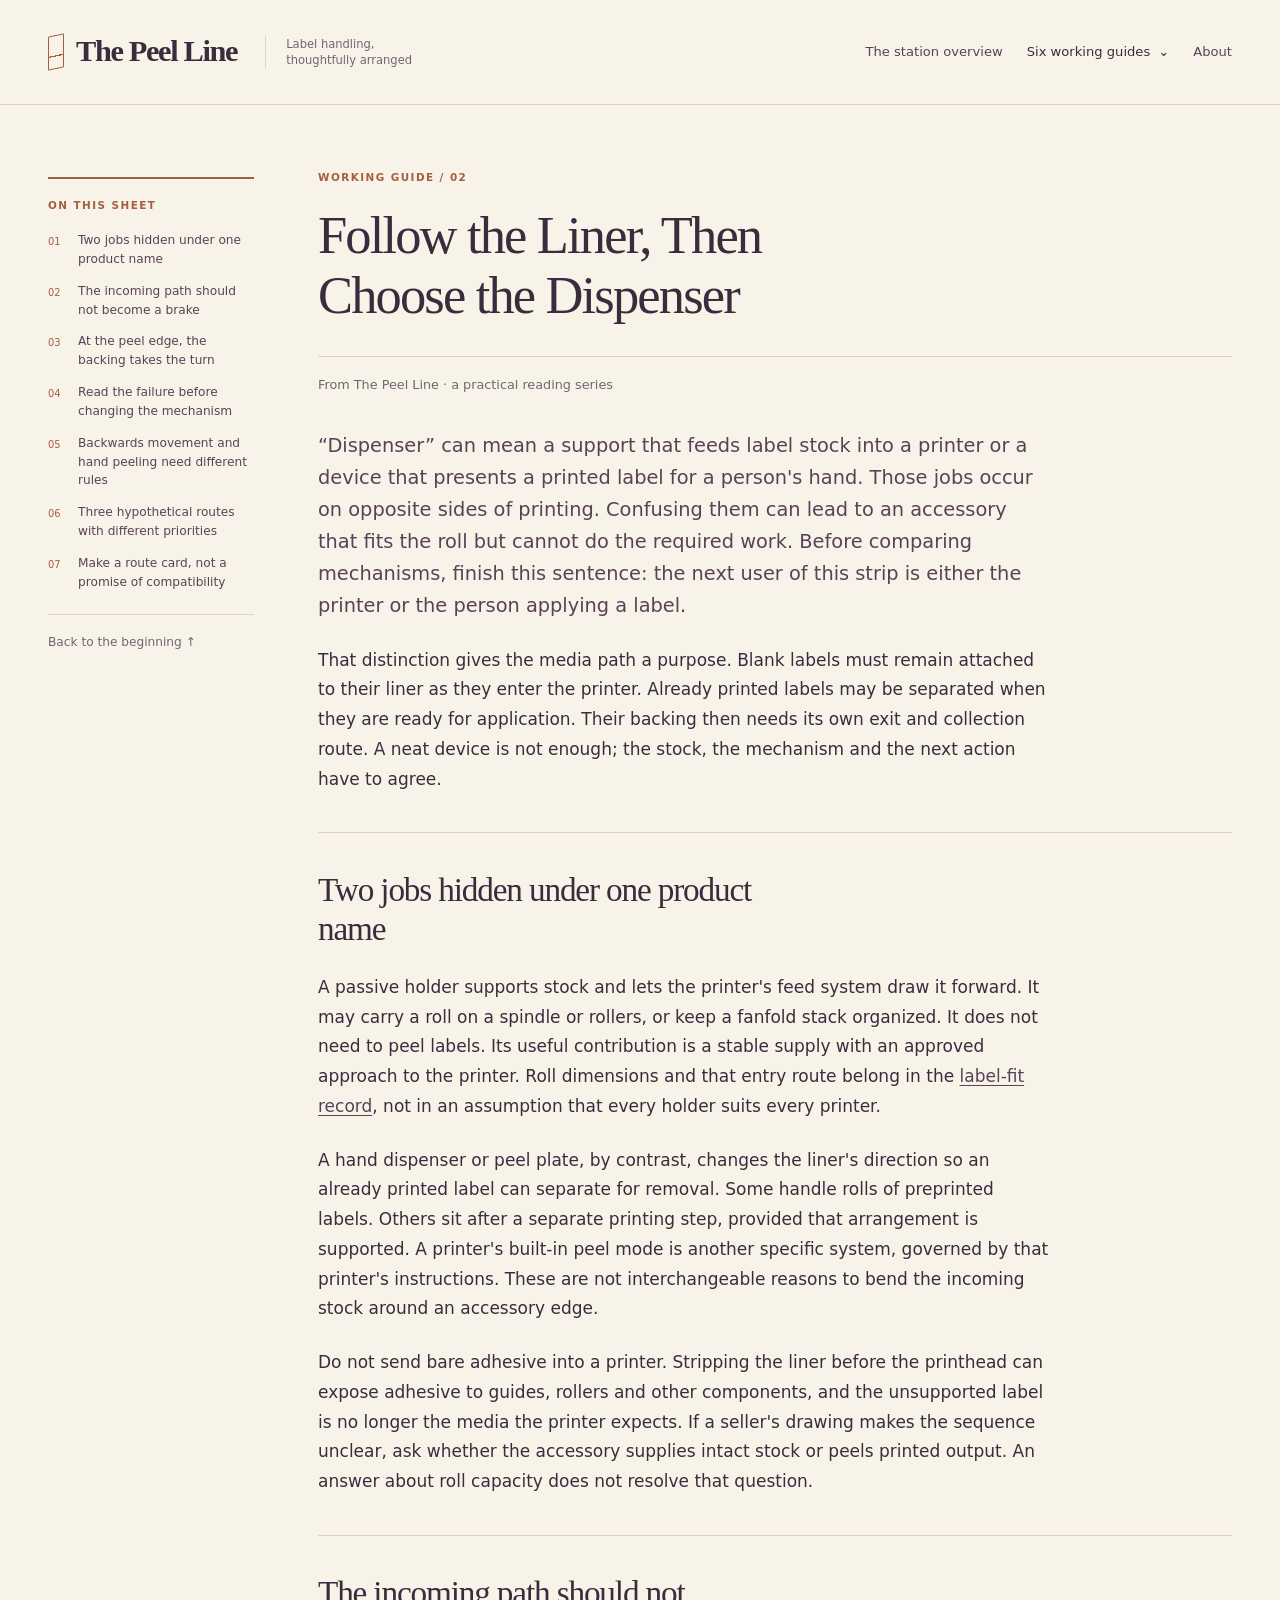
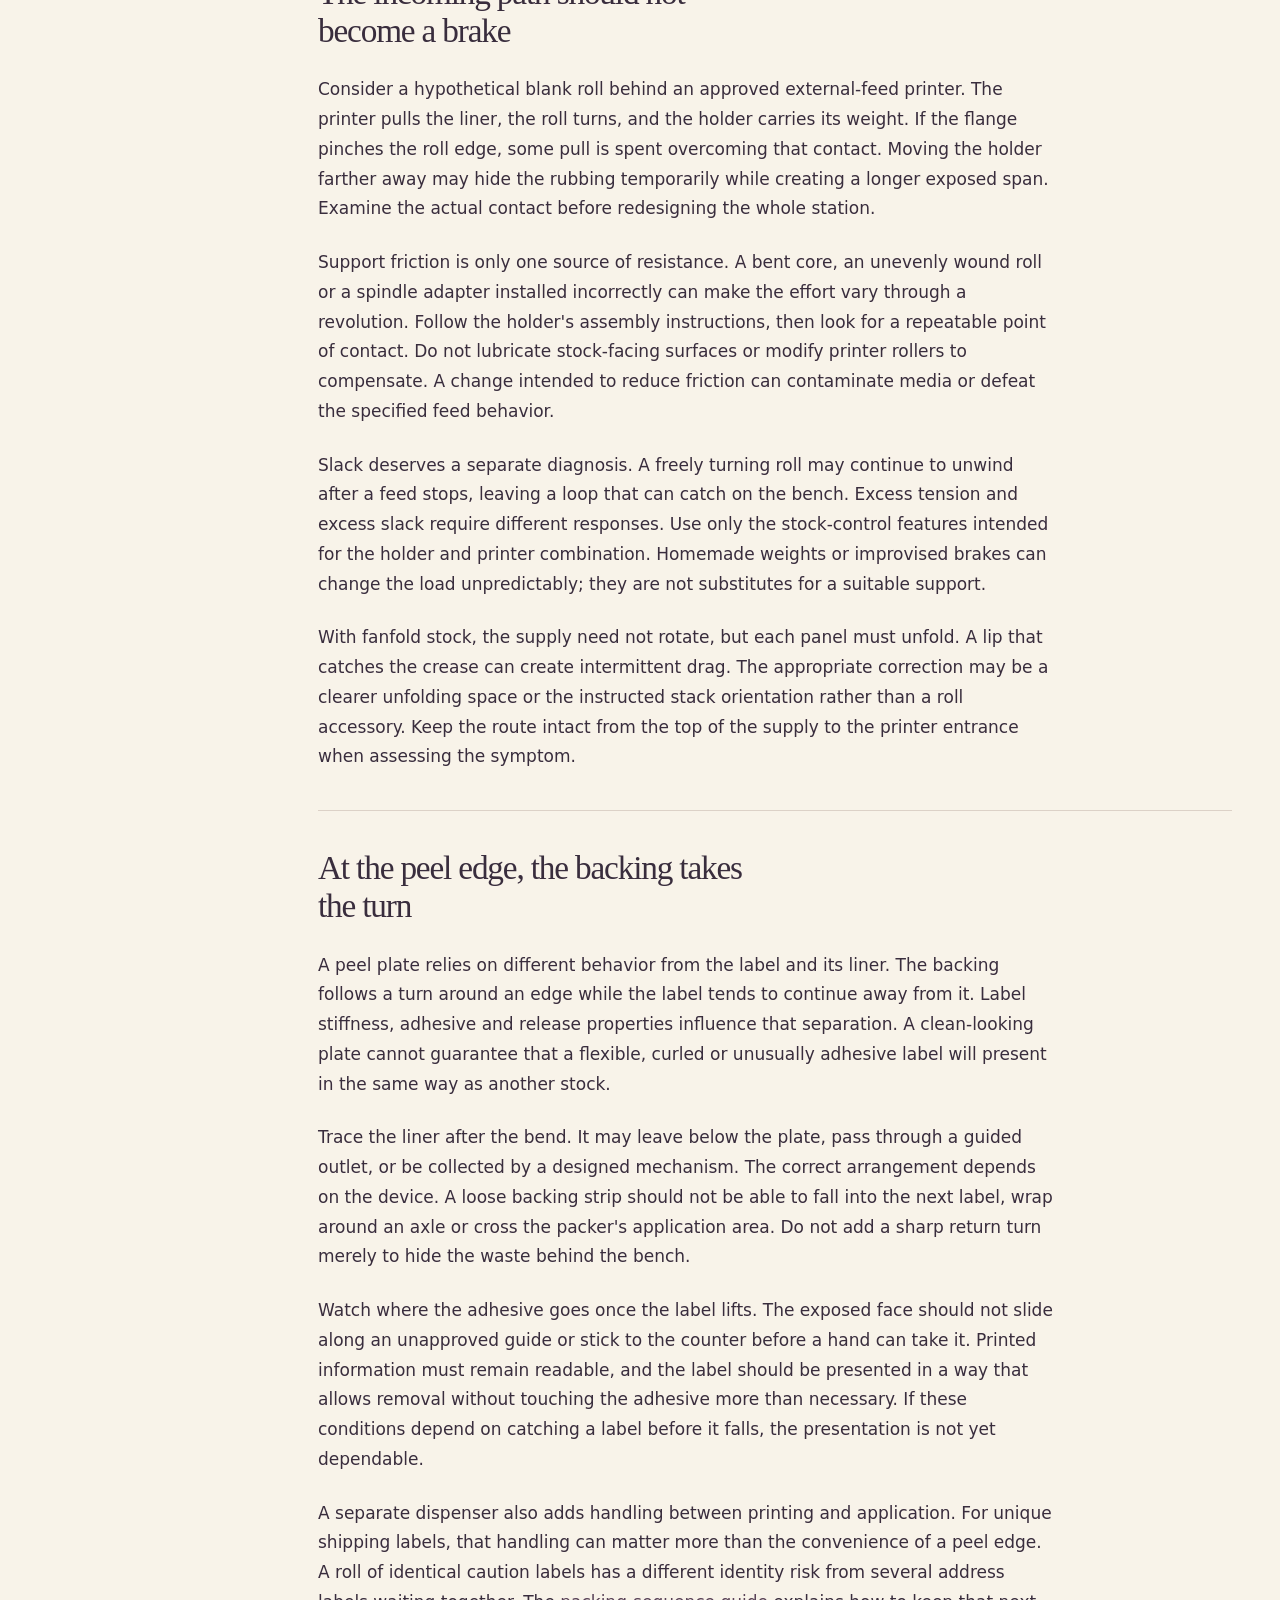
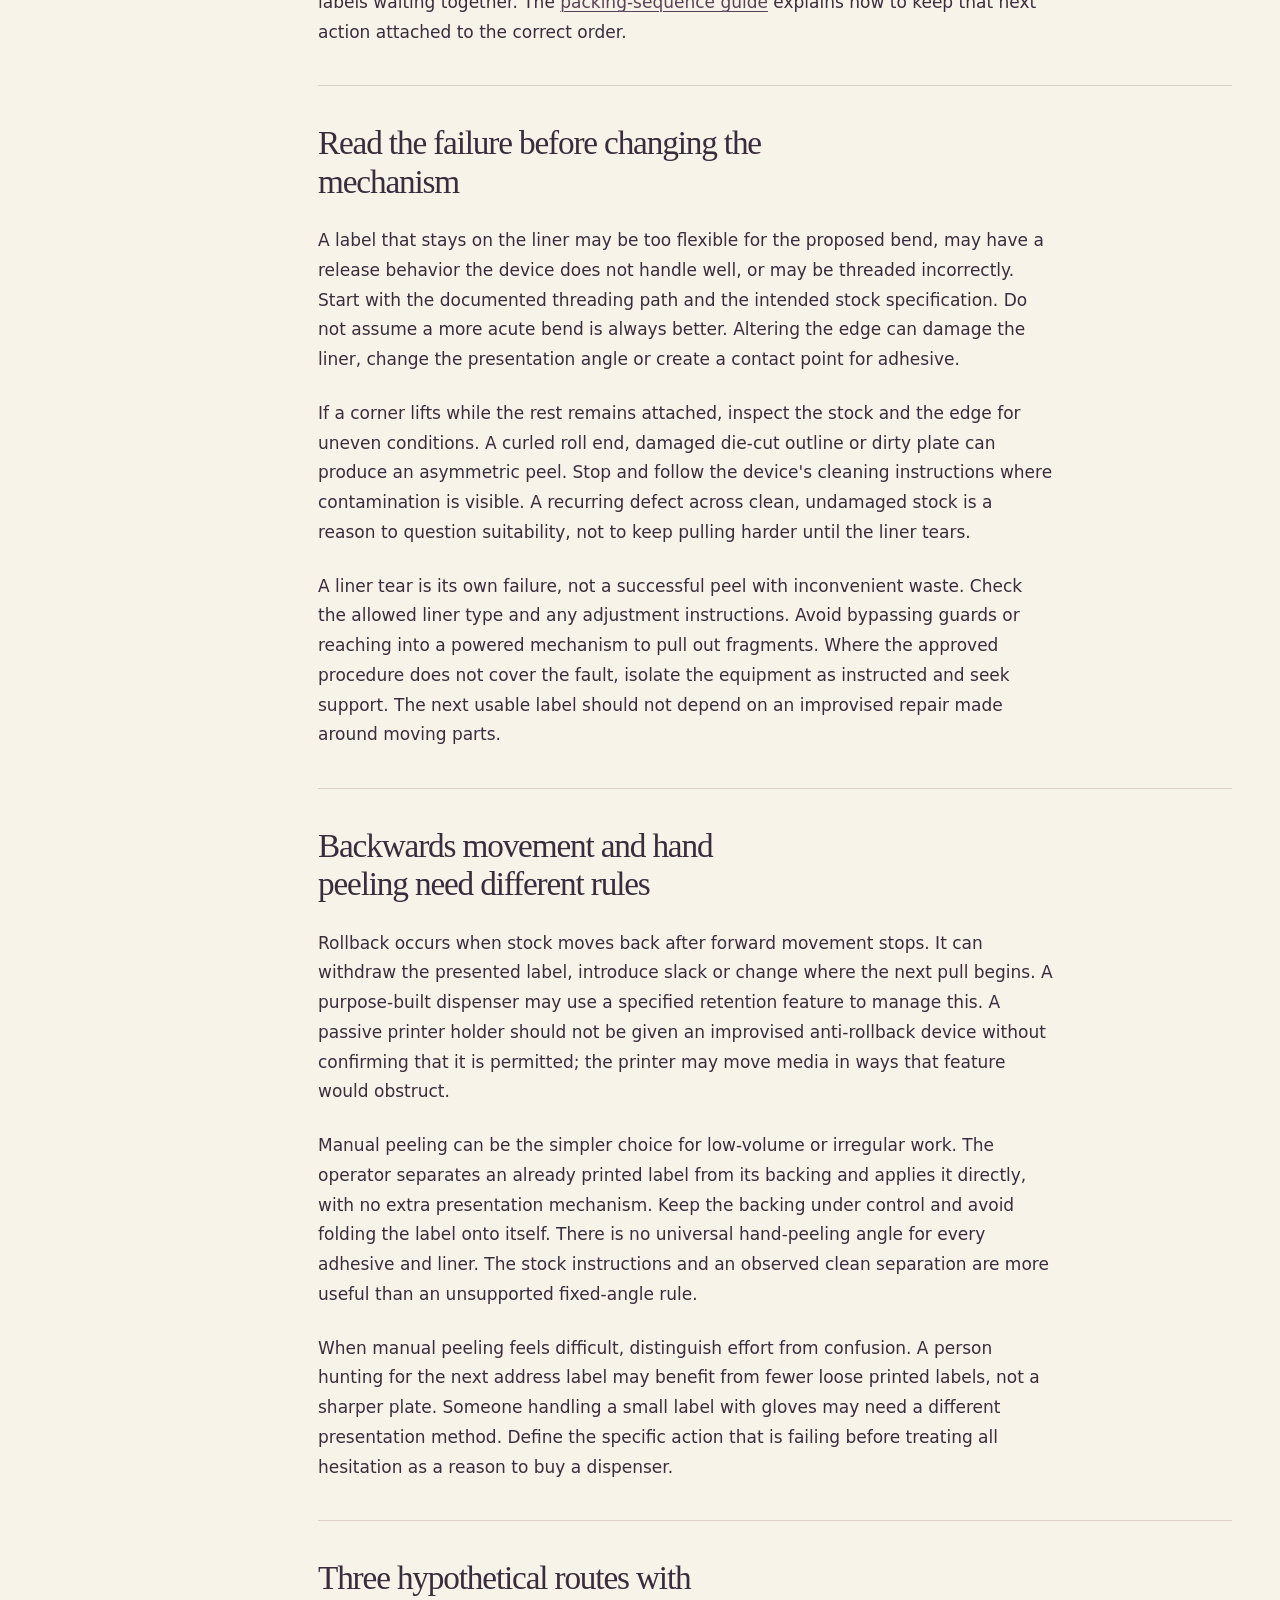
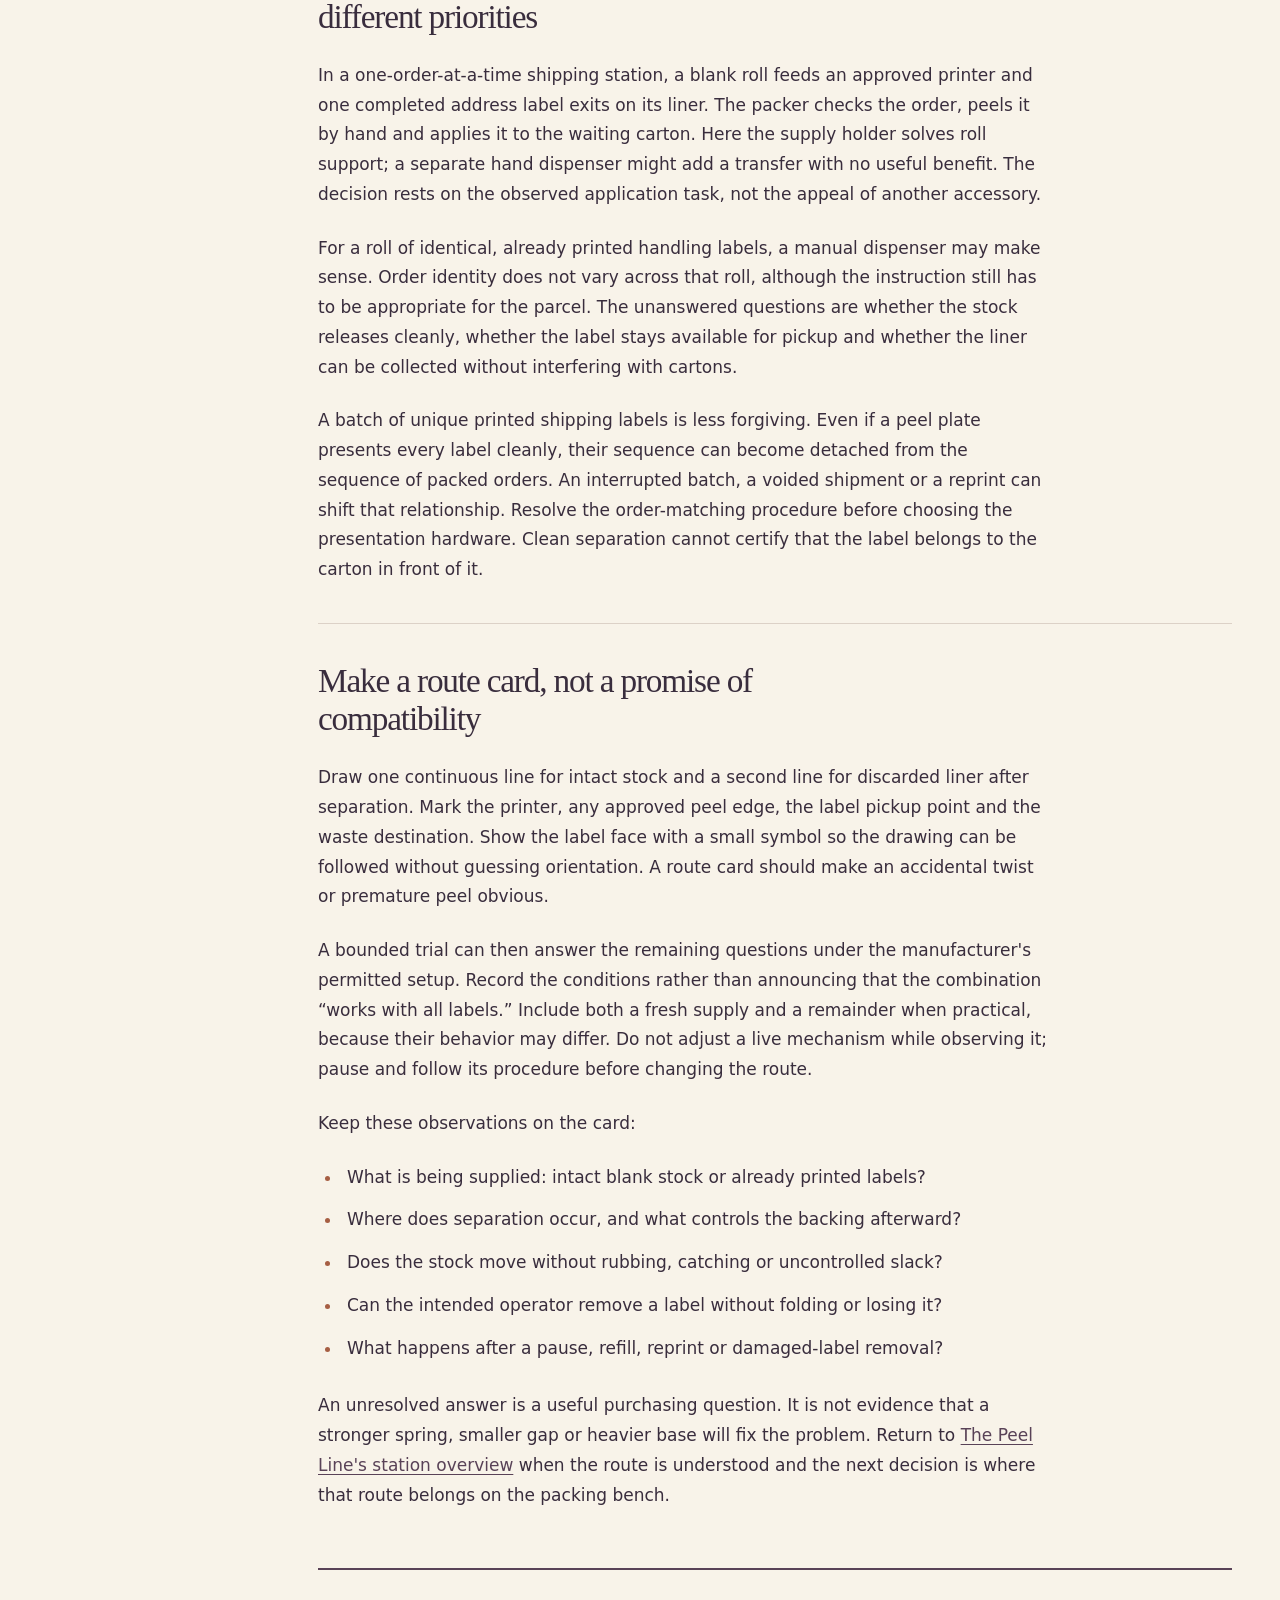
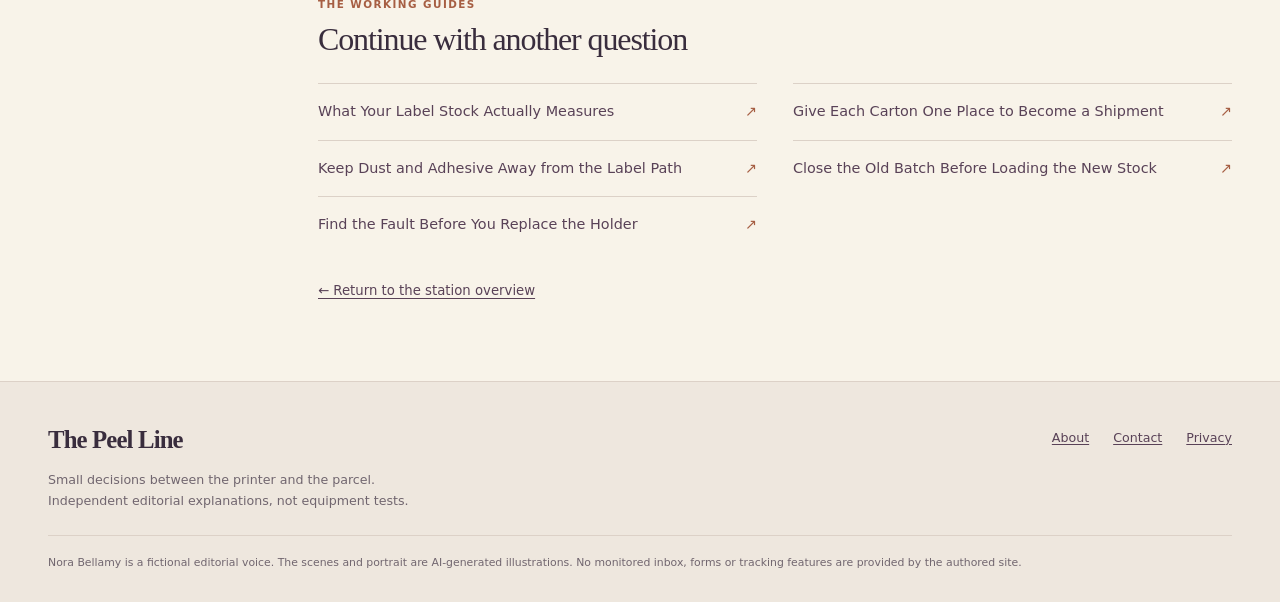
<file: public/choose-a-dispensing-path.html>
<!doctype html>
<html lang="en"><head><meta charset="utf-8"><meta name="viewport" content="width=device-width, initial-scale=1"><title>Follow the Liner, Then Choose the Dispenser | The Peel Line</title><meta name="description" content="Separate printer supply from printed-label peeling, trace the backing route, and diagnose drag, rollback and release problems before choosing a mechanism."><link rel="canonical" href="https://peel-line-820-ufqm5.kinsta.page/choose-a-dispensing-path.html"><meta property="og:type" content="article"><meta property="og:site_name" content="The Peel Line"><meta property="og:title" content="Follow the Liner, Then Choose the Dispenser | The Peel Line"><meta property="og:description" content="Separate printer supply from printed-label peeling, trace the backing route, and diagnose drag, rollback and release problems before choosing a mechanism."><meta property="og:url" content="https://peel-line-820-ufqm5.kinsta.page/choose-a-dispensing-path.html"><meta property="og:image" content="https://peel-line-820-ufqm5.kinsta.page/assets/nora-bellamy-fictional-editor.webp"><meta name="twitter:card" content="summary_large_image"><meta name="referrer" content="strict-origin-when-cross-origin"><link rel="icon" href="data:image/svg+xml,%3Csvg xmlns=%27http://www.w3.org/2000/svg%27 viewBox=%270 0 64 64%27%3E%3Crect width=%2764%27 height=%2764%27 rx=%2714%27 fill=%27%234b354b%27/%3E%3Cpath d=%27M18 14h18a12 12 0 010 24H26v12h-8V14zm8 8v8h10a4 4 0 000-8H26z%27 fill=%27%23f8f3e9%27/%3E%3C/svg%3E"><link rel="stylesheet" href="assets/styles.css"><script src="assets/app.js" defer></script><script type="application/ld+json">{"@context":"https://schema.org","@type":"Article","description":"Separate printer supply from printed-label peeling, trace the backing route, and diagnose drag, rollback and release problems before choosing a mechanism.","headline":"Follow the Liner, Then Choose the Dispenser","isPartOf":{"@type":"WebSite","name":"The Peel Line","url":"https://peel-line-820-ufqm5.kinsta.page/index.html"},"url":"https://peel-line-820-ufqm5.kinsta.page/choose-a-dispensing-path.html"}</script></head><body class="page-guide" data-page="choose-a-dispensing-path"><a class="skip-link" href="#article">Skip to the article</a><header class="masthead"><div class="masthead-inner"><a class="wordmark" href="index.html"><span class="wordmark-line" aria-hidden="true"></span>The Peel Line</a><span class="masthead-descriptor">Label handling, thoughtfully arranged</span><button class="menu-toggle" type="button" aria-controls="site-nav" aria-expanded="false">Menu <span aria-hidden="true">+</span></button><nav id="site-nav" class="site-nav" aria-label="Main navigation"><a href="index.html">The station overview</a><div class="guide-dropdown"><button class="guide-toggle" type="button" aria-controls="guide-panel" aria-expanded="false">Six working guides <span aria-hidden="true">⌄</span></button><ul id="guide-panel" class="guide-panel" hidden><li><a href="measure-the-roll-and-fanfold-stack.html">What Your Label Stock Actually Measures</a></li><li><a href="choose-a-dispensing-path.html">Follow the Liner, Then Choose the Dispenser</a></li><li><a href="place-the-station-in-the-pack-sequence.html">Give Each Carton One Place to Become a Shipment</a></li><li><a href="keep-adhesive-and-dust-under-control.html">Keep Dust and Adhesive Away from the Label Path</a></li><li><a href="change-label-stock-without-a-mix-up.html">Close the Old Batch Before Loading the New Stock</a></li><li><a href="decide-what-to-fix-before-you-buy.html">Find the Fault Before You Replace the Holder</a></li></ul></div><a href="about.html">About</a></nav></div></header><main class="editorial-layout"><aside class="contents" aria-label="Article contents"><p class="contents-label">On this sheet</p><ol><li><a href="#two-jobs-hidden-under-one-product-name">Two jobs hidden under one product name</a></li><li><a href="#the-incoming-path-should-not-become-a-brake">The incoming path should not become a brake</a></li><li><a href="#at-the-peel-edge-the-backing-takes-the-turn">At the peel edge, the backing takes the turn</a></li><li><a href="#read-the-failure-before-changing-the-mechanism">Read the failure before changing the mechanism</a></li><li><a href="#backwards-movement-and-hand-peeling-need-different-rules">Backwards movement and hand peeling need different rules</a></li><li><a href="#three-hypothetical-routes-with-different-priorities">Three hypothetical routes with different priorities</a></li><li><a href="#make-a-route-card-not-a-promise-of-compatibility">Make a route card, not a promise of compatibility</a></li></ol><a class="contents-top" href="#article">Back to the beginning ↑</a></aside><div class="reading-column"><article id="article" data-source-sha256="461e872ee62ffce58d156a11f556c362362c74a7e51684d14a3a51104b6b8a31"><header class="article-header"><p class="eyebrow" data-prose-exclude>Working guide / 02</p><h1>Follow the Liner, Then Choose the Dispenser</h1><p class="article-context" data-prose-exclude>From The Peel Line · a practical reading series</p></header><div class="article-intro">
<p>“Dispenser” can mean a support that feeds label stock into a printer or a device that presents a printed label for a person's hand. Those jobs occur on opposite sides of printing. Confusing them can lead to an accessory that fits the roll but cannot do the required work. Before comparing mechanisms, finish this sentence: the next user of this strip is either the printer or the person applying a label.</p>
<p>That distinction gives the media path a purpose. Blank labels must remain attached to their liner as they enter the printer. Already printed labels may be separated when they are ready for application. Their backing then needs its own exit and collection route. A neat device is not enough; the stock, the mechanism and the next action have to agree.</p>
</div><section class="article-section" id="two-jobs-hidden-under-one-product-name"><h2>Two jobs hidden under one product name</h2>
<p>A passive holder supports stock and lets the printer's feed system draw it forward. It may carry a roll on a spindle or rollers, or keep a fanfold stack organized. It does not need to peel labels. Its useful contribution is a stable supply with an approved approach to the printer. Roll dimensions and that entry route belong in the <a href="./measure-the-roll-and-fanfold-stack.html">label-fit record</a>, not in an assumption that every holder suits every printer.</p>
<p>A hand dispenser or peel plate, by contrast, changes the liner's direction so an already printed label can separate for removal. Some handle rolls of preprinted labels. Others sit after a separate printing step, provided that arrangement is supported. A printer's built-in peel mode is another specific system, governed by that printer's instructions. These are not interchangeable reasons to bend the incoming stock around an accessory edge.</p>
<p>Do not send bare adhesive into a printer. Stripping the liner before the printhead can expose adhesive to guides, rollers and other components, and the unsupported label is no longer the media the printer expects. If a seller's drawing makes the sequence unclear, ask whether the accessory supplies intact stock or peels printed output. An answer about roll capacity does not resolve that question.</p>
</section><section class="article-section" id="the-incoming-path-should-not-become-a-brake"><h2>The incoming path should not become a brake</h2>
<p>Consider a hypothetical blank roll behind an approved external-feed printer. The printer pulls the liner, the roll turns, and the holder carries its weight. If the flange pinches the roll edge, some pull is spent overcoming that contact. Moving the holder farther away may hide the rubbing temporarily while creating a longer exposed span. Examine the actual contact before redesigning the whole station.</p>
<p>Support friction is only one source of resistance. A bent core, an unevenly wound roll or a spindle adapter installed incorrectly can make the effort vary through a revolution. Follow the holder's assembly instructions, then look for a repeatable point of contact. Do not lubricate stock-facing surfaces or modify printer rollers to compensate. A change intended to reduce friction can contaminate media or defeat the specified feed behavior.</p>
<p>Slack deserves a separate diagnosis. A freely turning roll may continue to unwind after a feed stops, leaving a loop that can catch on the bench. Excess tension and excess slack require different responses. Use only the stock-control features intended for the holder and printer combination. Homemade weights or improvised brakes can change the load unpredictably; they are not substitutes for a suitable support.</p>
<p>With fanfold stock, the supply need not rotate, but each panel must unfold. A lip that catches the crease can create intermittent drag. The appropriate correction may be a clearer unfolding space or the instructed stack orientation rather than a roll accessory. Keep the route intact from the top of the supply to the printer entrance when assessing the symptom.</p>
</section><section class="article-section" id="at-the-peel-edge-the-backing-takes-the-turn"><h2>At the peel edge, the backing takes the turn</h2>
<p>A peel plate relies on different behavior from the label and its liner. The backing follows a turn around an edge while the label tends to continue away from it. Label stiffness, adhesive and release properties influence that separation. A clean-looking plate cannot guarantee that a flexible, curled or unusually adhesive label will present in the same way as another stock.</p>
<p>Trace the liner after the bend. It may leave below the plate, pass through a guided outlet, or be collected by a designed mechanism. The correct arrangement depends on the device. A loose backing strip should not be able to fall into the next label, wrap around an axle or cross the packer's application area. Do not add a sharp return turn merely to hide the waste behind the bench.</p>
<p>Watch where the adhesive goes once the label lifts. The exposed face should not slide along an unapproved guide or stick to the counter before a hand can take it. Printed information must remain readable, and the label should be presented in a way that allows removal without touching the adhesive more than necessary. If these conditions depend on catching a label before it falls, the presentation is not yet dependable.</p>
<p>A separate dispenser also adds handling between printing and application. For unique shipping labels, that handling can matter more than the convenience of a peel edge. A roll of identical caution labels has a different identity risk from several address labels waiting together. The <a href="./place-the-station-in-the-pack-sequence.html">packing-sequence guide</a> explains how to keep that next action attached to the correct order.</p>
</section><section class="article-section" id="read-the-failure-before-changing-the-mechanism"><h2>Read the failure before changing the mechanism</h2>
<p>A label that stays on the liner may be too flexible for the proposed bend, may have a release behavior the device does not handle well, or may be threaded incorrectly. Start with the documented threading path and the intended stock specification. Do not assume a more acute bend is always better. Altering the edge can damage the liner, change the presentation angle or create a contact point for adhesive.</p>
<p>If a corner lifts while the rest remains attached, inspect the stock and the edge for uneven conditions. A curled roll end, damaged die-cut outline or dirty plate can produce an asymmetric peel. Stop and follow the device's cleaning instructions where contamination is visible. A recurring defect across clean, undamaged stock is a reason to question suitability, not to keep pulling harder until the liner tears.</p>
<p>A liner tear is its own failure, not a successful peel with inconvenient waste. Check the allowed liner type and any adjustment instructions. Avoid bypassing guards or reaching into a powered mechanism to pull out fragments. Where the approved procedure does not cover the fault, isolate the equipment as instructed and seek support. The next usable label should not depend on an improvised repair made around moving parts.</p>
</section><section class="article-section" id="backwards-movement-and-hand-peeling-need-different-rules"><h2>Backwards movement and hand peeling need different rules</h2>
<p>Rollback occurs when stock moves back after forward movement stops. It can withdraw the presented label, introduce slack or change where the next pull begins. A purpose-built dispenser may use a specified retention feature to manage this. A passive printer holder should not be given an improvised anti-rollback device without confirming that it is permitted; the printer may move media in ways that feature would obstruct.</p>
<p>Manual peeling can be the simpler choice for low-volume or irregular work. The operator separates an already printed label from its backing and applies it directly, with no extra presentation mechanism. Keep the backing under control and avoid folding the label onto itself. There is no universal hand-peeling angle for every adhesive and liner. The stock instructions and an observed clean separation are more useful than an unsupported fixed-angle rule.</p>
<p>When manual peeling feels difficult, distinguish effort from confusion. A person hunting for the next address label may benefit from fewer loose printed labels, not a sharper plate. Someone handling a small label with gloves may need a different presentation method. Define the specific action that is failing before treating all hesitation as a reason to buy a dispenser.</p>
</section><section class="article-section" id="three-hypothetical-routes-with-different-priorities"><h2>Three hypothetical routes with different priorities</h2>
<p>In a one-order-at-a-time shipping station, a blank roll feeds an approved printer and one completed address label exits on its liner. The packer checks the order, peels it by hand and applies it to the waiting carton. Here the supply holder solves roll support; a separate hand dispenser might add a transfer with no useful benefit. The decision rests on the observed application task, not the appeal of another accessory.</p>
<p>For a roll of identical, already printed handling labels, a manual dispenser may make sense. Order identity does not vary across that roll, although the instruction still has to be appropriate for the parcel. The unanswered questions are whether the stock releases cleanly, whether the label stays available for pickup and whether the liner can be collected without interfering with cartons.</p>
<p>A batch of unique printed shipping labels is less forgiving. Even if a peel plate presents every label cleanly, their sequence can become detached from the sequence of packed orders. An interrupted batch, a voided shipment or a reprint can shift that relationship. Resolve the order-matching procedure before choosing the presentation hardware. Clean separation cannot certify that the label belongs to the carton in front of it.</p>
</section><section class="article-section" id="make-a-route-card-not-a-promise-of-compatibility"><h2>Make a route card, not a promise of compatibility</h2>
<p>Draw one continuous line for intact stock and a second line for discarded liner after separation. Mark the printer, any approved peel edge, the label pickup point and the waste destination. Show the label face with a small symbol so the drawing can be followed without guessing orientation. A route card should make an accidental twist or premature peel obvious.</p>
<p>A bounded trial can then answer the remaining questions under the manufacturer's permitted setup. Record the conditions rather than announcing that the combination “works with all labels.” Include both a fresh supply and a remainder when practical, because their behavior may differ. Do not adjust a live mechanism while observing it; pause and follow its procedure before changing the route.</p>
<p>Keep these observations on the card:</p>
<ul>
<li>What is being supplied: intact blank stock or already printed labels?</li>
<li>Where does separation occur, and what controls the backing afterward?</li>
<li>Does the stock move without rubbing, catching or uncontrolled slack?</li>
<li>Can the intended operator remove a label without folding or losing it?</li>
<li>What happens after a pause, refill, reprint or damaged-label removal?</li>
</ul>
<p>An unresolved answer is a useful purchasing question. It is not evidence that a stronger spring, smaller gap or heavier base will fix the problem. Return to <a href="./index.html">The Peel Line's station overview</a> when the route is understood and the next decision is where that route belongs on the packing bench.</p></section></article><aside class="guide-mesh" aria-labelledby="mesh-heading"><div class="mesh-lead"><p class="eyebrow">The working guides</p><h2 id="mesh-heading">Continue with another question</h2></div><nav aria-label="Related working guides"><ul><li><a href="measure-the-roll-and-fanfold-stack.html">What Your Label Stock Actually Measures</a></li><li><a href="place-the-station-in-the-pack-sequence.html">Give Each Carton One Place to Become a Shipment</a></li><li><a href="keep-adhesive-and-dust-under-control.html">Keep Dust and Adhesive Away from the Label Path</a></li><li><a href="change-label-stock-without-a-mix-up.html">Close the Old Batch Before Loading the New Stock</a></li><li><a href="decide-what-to-fix-before-you-buy.html">Find the Fault Before You Replace the Holder</a></li></ul></nav><a class="return-link" href="index.html">← Return to the station overview</a></aside></div></main><footer class="site-footer"><div class="footer-inner"><div><a class="footer-brand" href="index.html">The Peel Line</a><p>Small decisions between the printer and the parcel.<br>Independent editorial explanations, not equipment tests.</p></div><nav aria-label="Publication information"><a href="about.html">About</a><a href="contact.html">Contact</a><a href="privacy.html">Privacy</a></nav><p class="footer-disclosure">Nora Bellamy is a fictional editorial voice. The scenes and portrait are AI-generated illustrations. No monitored inbox, forms or tracking features are provided by the authored site.</p></div></footer></body></html>
</file>
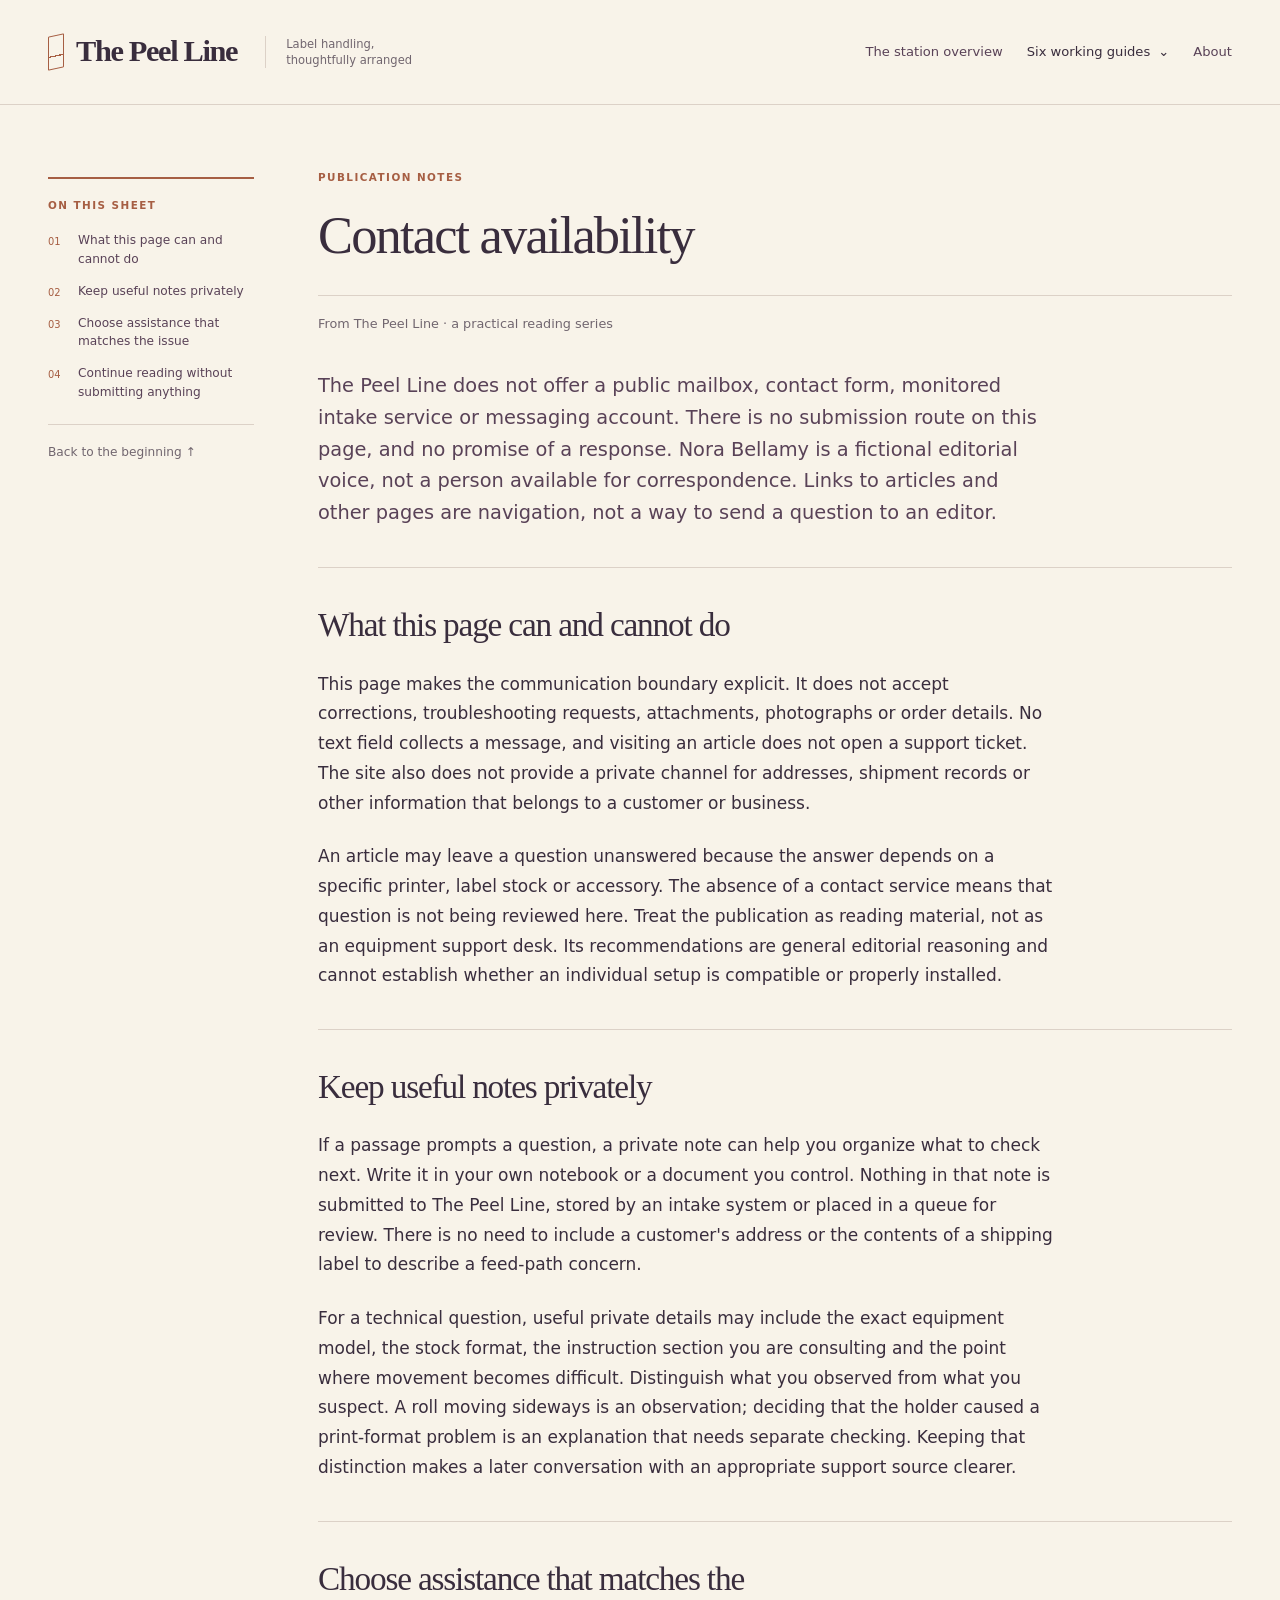
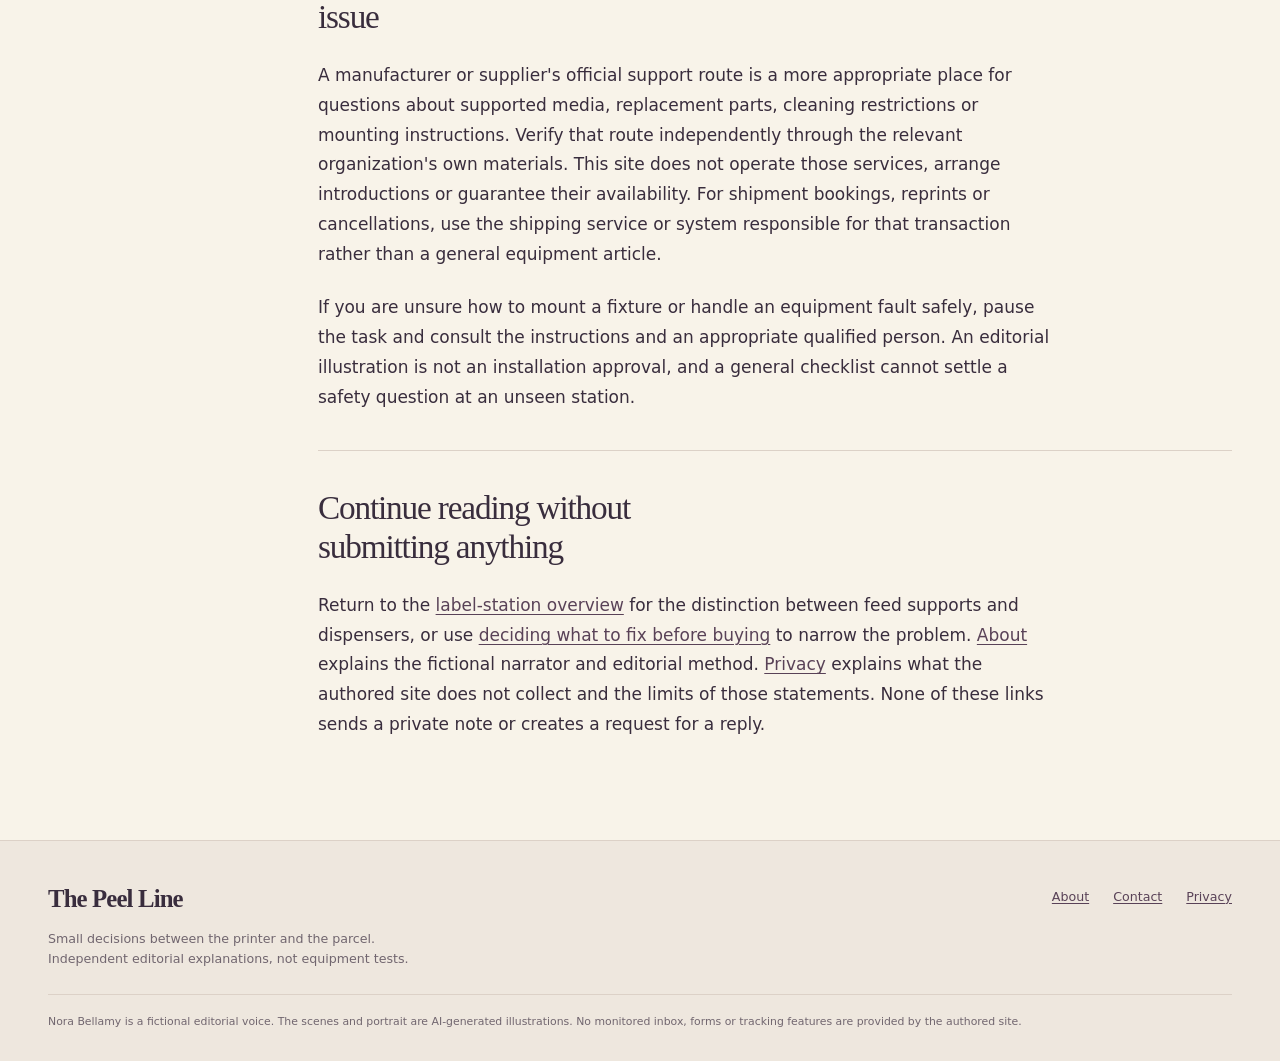
<file: public/contact.html>
<!doctype html>
<html lang="en"><head><meta charset="utf-8"><meta name="viewport" content="width=device-width, initial-scale=1"><title>Contact availability at The Peel Line | The Peel Line</title><meta name="description" content="The Peel Line has no monitored mailbox, form or intake service. This page explains that limit and how readers can keep private equipment notes."><link rel="canonical" href="https://peel-line-820-ufqm5.kinsta.page/contact.html"><meta property="og:type" content="article"><meta property="og:site_name" content="The Peel Line"><meta property="og:title" content="Contact availability at The Peel Line | The Peel Line"><meta property="og:description" content="The Peel Line has no monitored mailbox, form or intake service. This page explains that limit and how readers can keep private equipment notes."><meta property="og:url" content="https://peel-line-820-ufqm5.kinsta.page/contact.html"><meta property="og:image" content="https://peel-line-820-ufqm5.kinsta.page/assets/nora-bellamy-fictional-editor.webp"><meta name="twitter:card" content="summary_large_image"><meta name="referrer" content="strict-origin-when-cross-origin"><link rel="icon" href="data:image/svg+xml,%3Csvg xmlns=%27http://www.w3.org/2000/svg%27 viewBox=%270 0 64 64%27%3E%3Crect width=%2764%27 height=%2764%27 rx=%2714%27 fill=%27%234b354b%27/%3E%3Cpath d=%27M18 14h18a12 12 0 010 24H26v12h-8V14zm8 8v8h10a4 4 0 000-8H26z%27 fill=%27%23f8f3e9%27/%3E%3C/svg%3E"><link rel="stylesheet" href="assets/styles.css"><script src="assets/app.js" defer></script><script type="application/ld+json">{"@context":"https://schema.org","@type":"WebPage","description":"The Peel Line has no monitored mailbox, form or intake service. This page explains that limit and how readers can keep private equipment notes.","headline":"Contact availability at The Peel Line","isPartOf":{"@type":"WebSite","name":"The Peel Line","url":"https://peel-line-820-ufqm5.kinsta.page/index.html"},"url":"https://peel-line-820-ufqm5.kinsta.page/contact.html"}</script></head><body class="page-trust" data-page="contact"><a class="skip-link" href="#article">Skip to the article</a><header class="masthead"><div class="masthead-inner"><a class="wordmark" href="index.html"><span class="wordmark-line" aria-hidden="true"></span>The Peel Line</a><span class="masthead-descriptor">Label handling, thoughtfully arranged</span><button class="menu-toggle" type="button" aria-controls="site-nav" aria-expanded="false">Menu <span aria-hidden="true">+</span></button><nav id="site-nav" class="site-nav" aria-label="Main navigation"><a href="index.html">The station overview</a><div class="guide-dropdown"><button class="guide-toggle" type="button" aria-controls="guide-panel" aria-expanded="false">Six working guides <span aria-hidden="true">⌄</span></button><ul id="guide-panel" class="guide-panel" hidden><li><a href="measure-the-roll-and-fanfold-stack.html">What Your Label Stock Actually Measures</a></li><li><a href="choose-a-dispensing-path.html">Follow the Liner, Then Choose the Dispenser</a></li><li><a href="place-the-station-in-the-pack-sequence.html">Give Each Carton One Place to Become a Shipment</a></li><li><a href="keep-adhesive-and-dust-under-control.html">Keep Dust and Adhesive Away from the Label Path</a></li><li><a href="change-label-stock-without-a-mix-up.html">Close the Old Batch Before Loading the New Stock</a></li><li><a href="decide-what-to-fix-before-you-buy.html">Find the Fault Before You Replace the Holder</a></li></ul></div><a href="about.html">About</a></nav></div></header><main class="editorial-layout"><aside class="contents" aria-label="Article contents"><p class="contents-label">On this sheet</p><ol><li><a href="#what-this-page-can-and-cannot-do">What this page can and cannot do</a></li><li><a href="#keep-useful-notes-privately">Keep useful notes privately</a></li><li><a href="#choose-assistance-that-matches-the-issue">Choose assistance that matches the issue</a></li><li><a href="#continue-reading-without-submitting-anything">Continue reading without submitting anything</a></li></ol><a class="contents-top" href="#article">Back to the beginning ↑</a></aside><div class="reading-column"><article id="article" data-source-sha256="7fdcd7b3931e34b34bd541a2700cd80adaac8e197a10eb2dc2036c62aec02fe9"><header class="article-header"><p class="eyebrow" data-prose-exclude>Publication notes</p><h1>Contact availability</h1><p class="article-context" data-prose-exclude>From The Peel Line · a practical reading series</p></header><div class="article-intro">
<p>The Peel Line does not offer a public mailbox, contact form, monitored intake service or messaging account. There is no submission route on this page, and no promise of a response. Nora Bellamy is a fictional editorial voice, not a person available for correspondence. Links to articles and other pages are navigation, not a way to send a question to an editor.</p>
</div><section class="article-section" id="what-this-page-can-and-cannot-do"><h2>What this page can and cannot do</h2>
<p>This page makes the communication boundary explicit. It does not accept corrections, troubleshooting requests, attachments, photographs or order details. No text field collects a message, and visiting an article does not open a support ticket. The site also does not provide a private channel for addresses, shipment records or other information that belongs to a customer or business.</p>
<p>An article may leave a question unanswered because the answer depends on a specific printer, label stock or accessory. The absence of a contact service means that question is not being reviewed here. Treat the publication as reading material, not as an equipment support desk. Its recommendations are general editorial reasoning and cannot establish whether an individual setup is compatible or properly installed.</p>
</section><section class="article-section" id="keep-useful-notes-privately"><h2>Keep useful notes privately</h2>
<p>If a passage prompts a question, a private note can help you organize what to check next. Write it in your own notebook or a document you control. Nothing in that note is submitted to The Peel Line, stored by an intake system or placed in a queue for review. There is no need to include a customer's address or the contents of a shipping label to describe a feed-path concern.</p>
<p>For a technical question, useful private details may include the exact equipment model, the stock format, the instruction section you are consulting and the point where movement becomes difficult. Distinguish what you observed from what you suspect. A roll moving sideways is an observation; deciding that the holder caused a print-format problem is an explanation that needs separate checking. Keeping that distinction makes a later conversation with an appropriate support source clearer.</p>
</section><section class="article-section" id="choose-assistance-that-matches-the-issue"><h2>Choose assistance that matches the issue</h2>
<p>A manufacturer or supplier's official support route is a more appropriate place for questions about supported media, replacement parts, cleaning restrictions or mounting instructions. Verify that route independently through the relevant organization's own materials. This site does not operate those services, arrange introductions or guarantee their availability. For shipment bookings, reprints or cancellations, use the shipping service or system responsible for that transaction rather than a general equipment article.</p>
<p>If you are unsure how to mount a fixture or handle an equipment fault safely, pause the task and consult the instructions and an appropriate qualified person. An editorial illustration is not an installation approval, and a general checklist cannot settle a safety question at an unseen station.</p>
</section><section class="article-section" id="continue-reading-without-submitting-anything"><h2>Continue reading without submitting anything</h2>
<p>Return to the <a href="index.html">label-station overview</a> for the distinction between feed supports and dispensers, or use <a href="decide-what-to-fix-before-you-buy.html">deciding what to fix before buying</a> to narrow the problem. <a href="about.html">About</a> explains the fictional narrator and editorial method. <a href="privacy.html">Privacy</a> explains what the authored site does not collect and the limits of those statements. None of these links sends a private note or creates a request for a reply.</p></section></article></div></main><footer class="site-footer"><div class="footer-inner"><div><a class="footer-brand" href="index.html">The Peel Line</a><p>Small decisions between the printer and the parcel.<br>Independent editorial explanations, not equipment tests.</p></div><nav aria-label="Publication information"><a href="about.html">About</a><a href="contact.html">Contact</a><a href="privacy.html">Privacy</a></nav><p class="footer-disclosure">Nora Bellamy is a fictional editorial voice. The scenes and portrait are AI-generated illustrations. No monitored inbox, forms or tracking features are provided by the authored site.</p></div></footer></body></html>
</file>
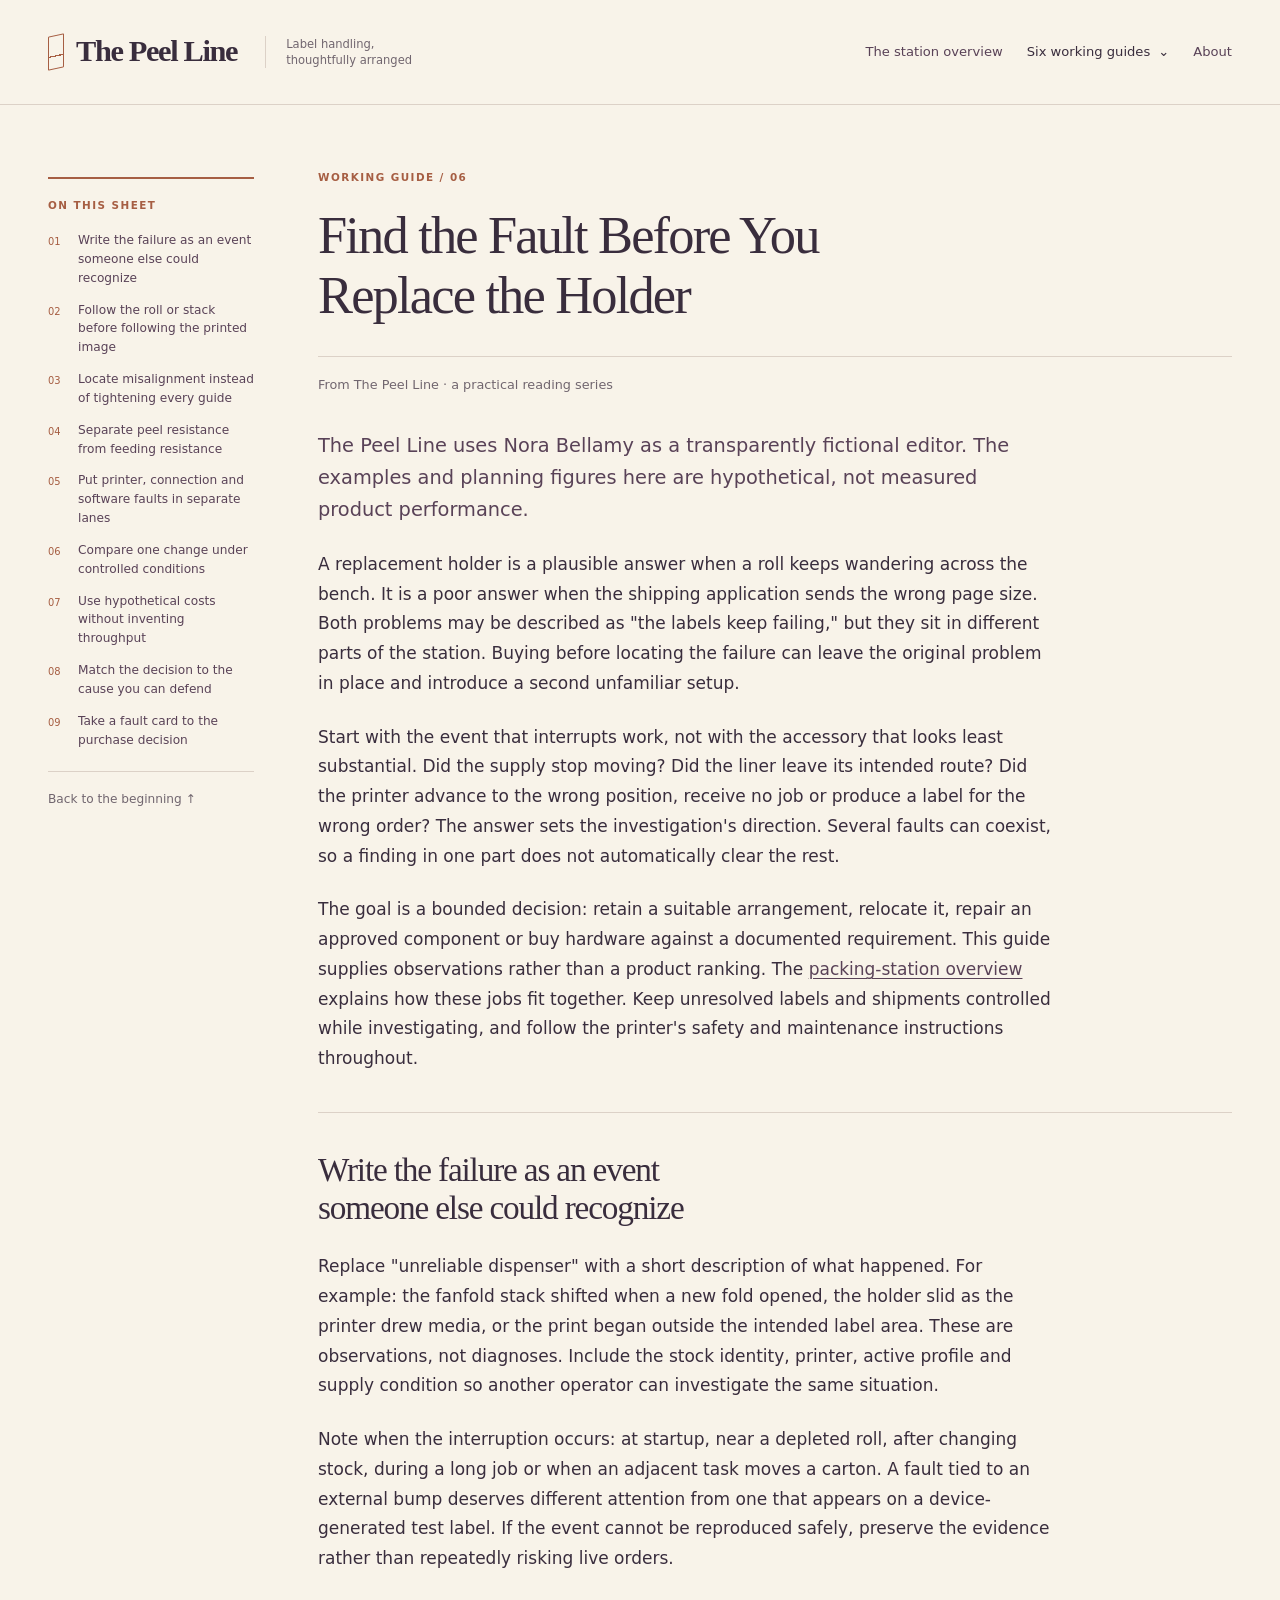
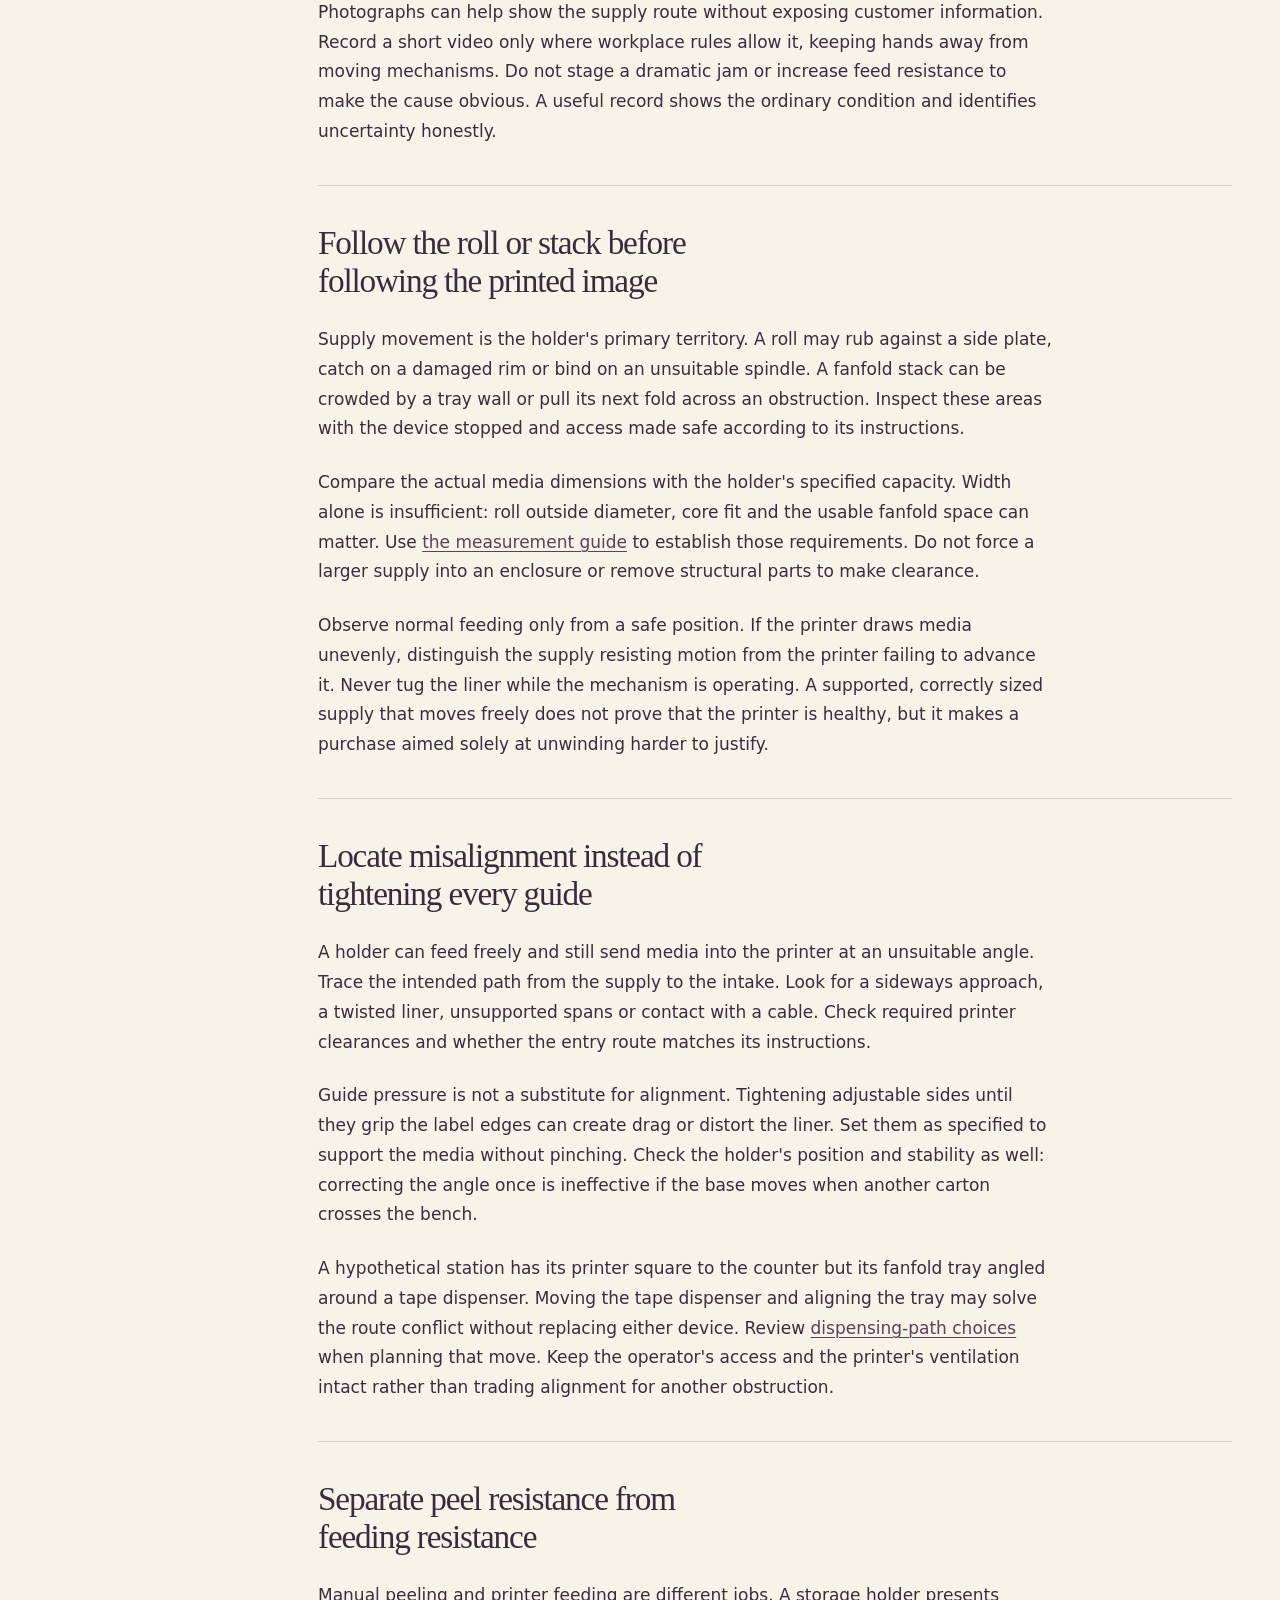
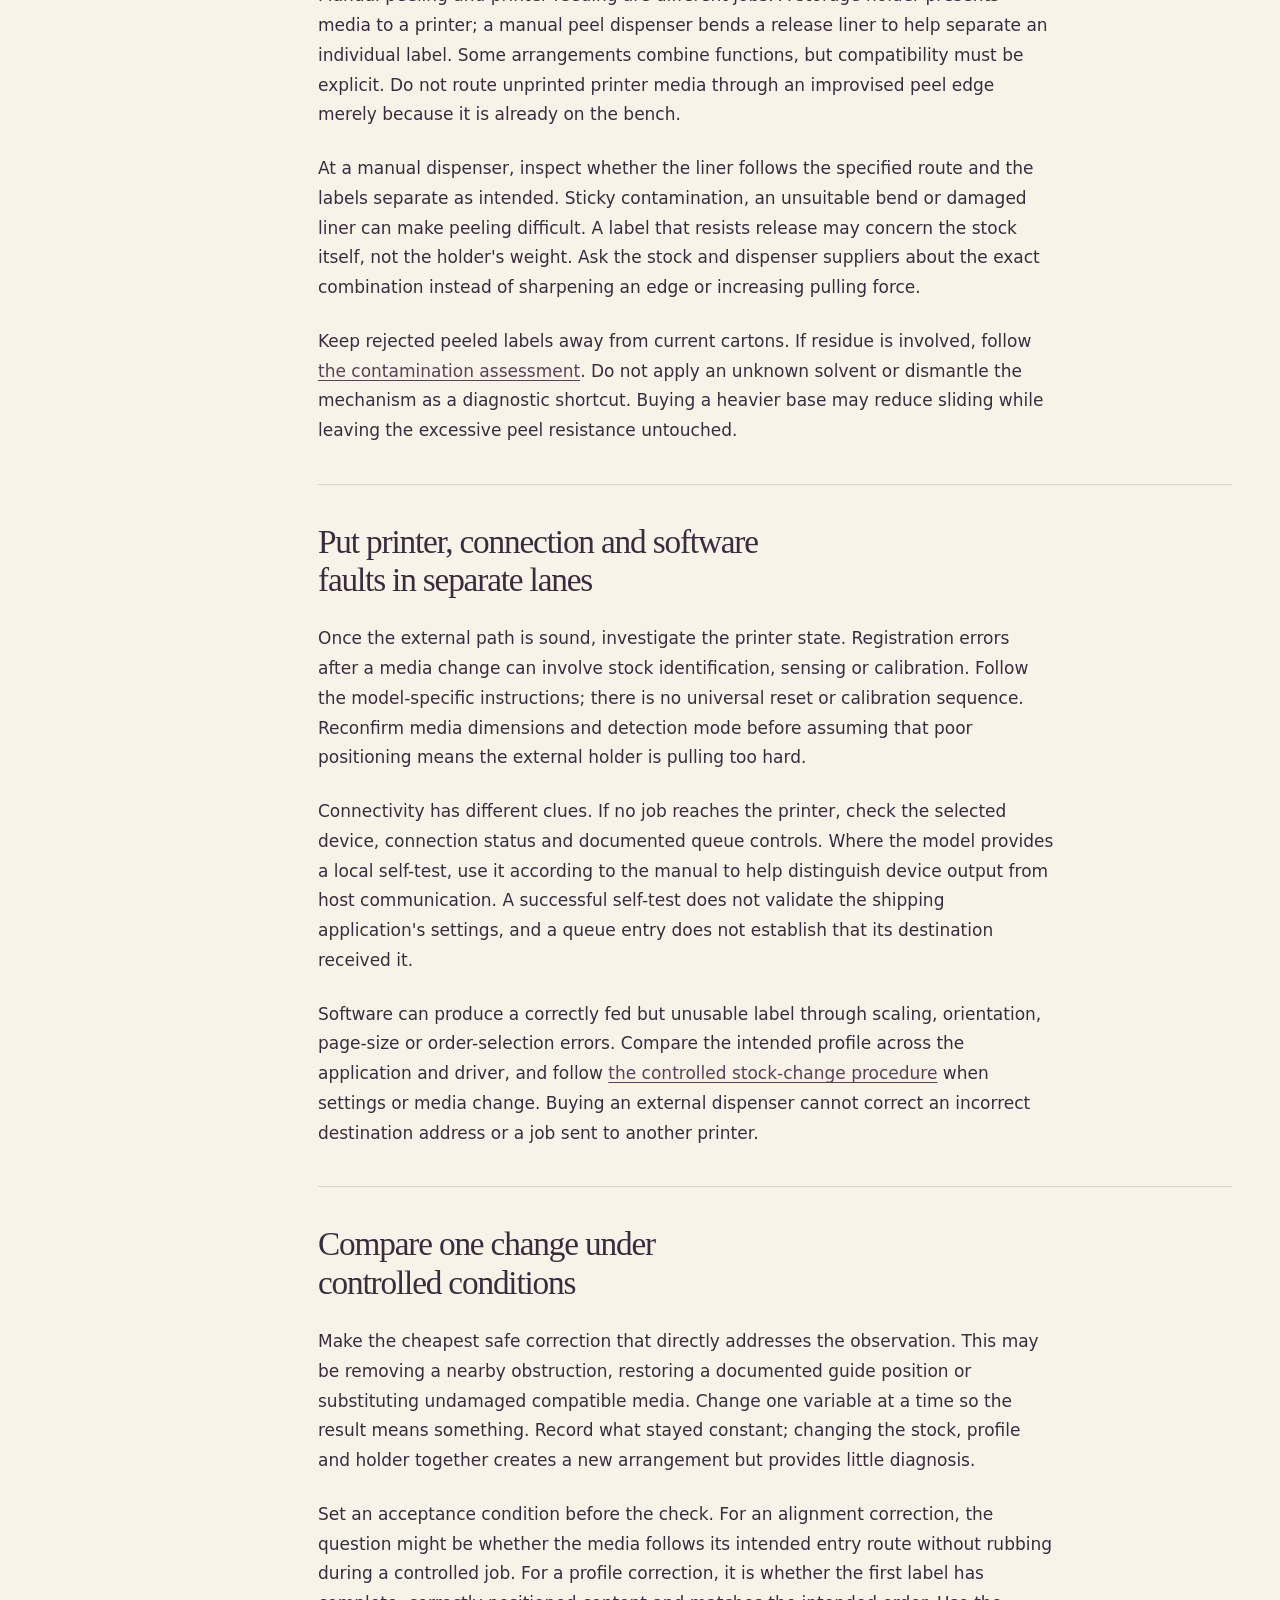
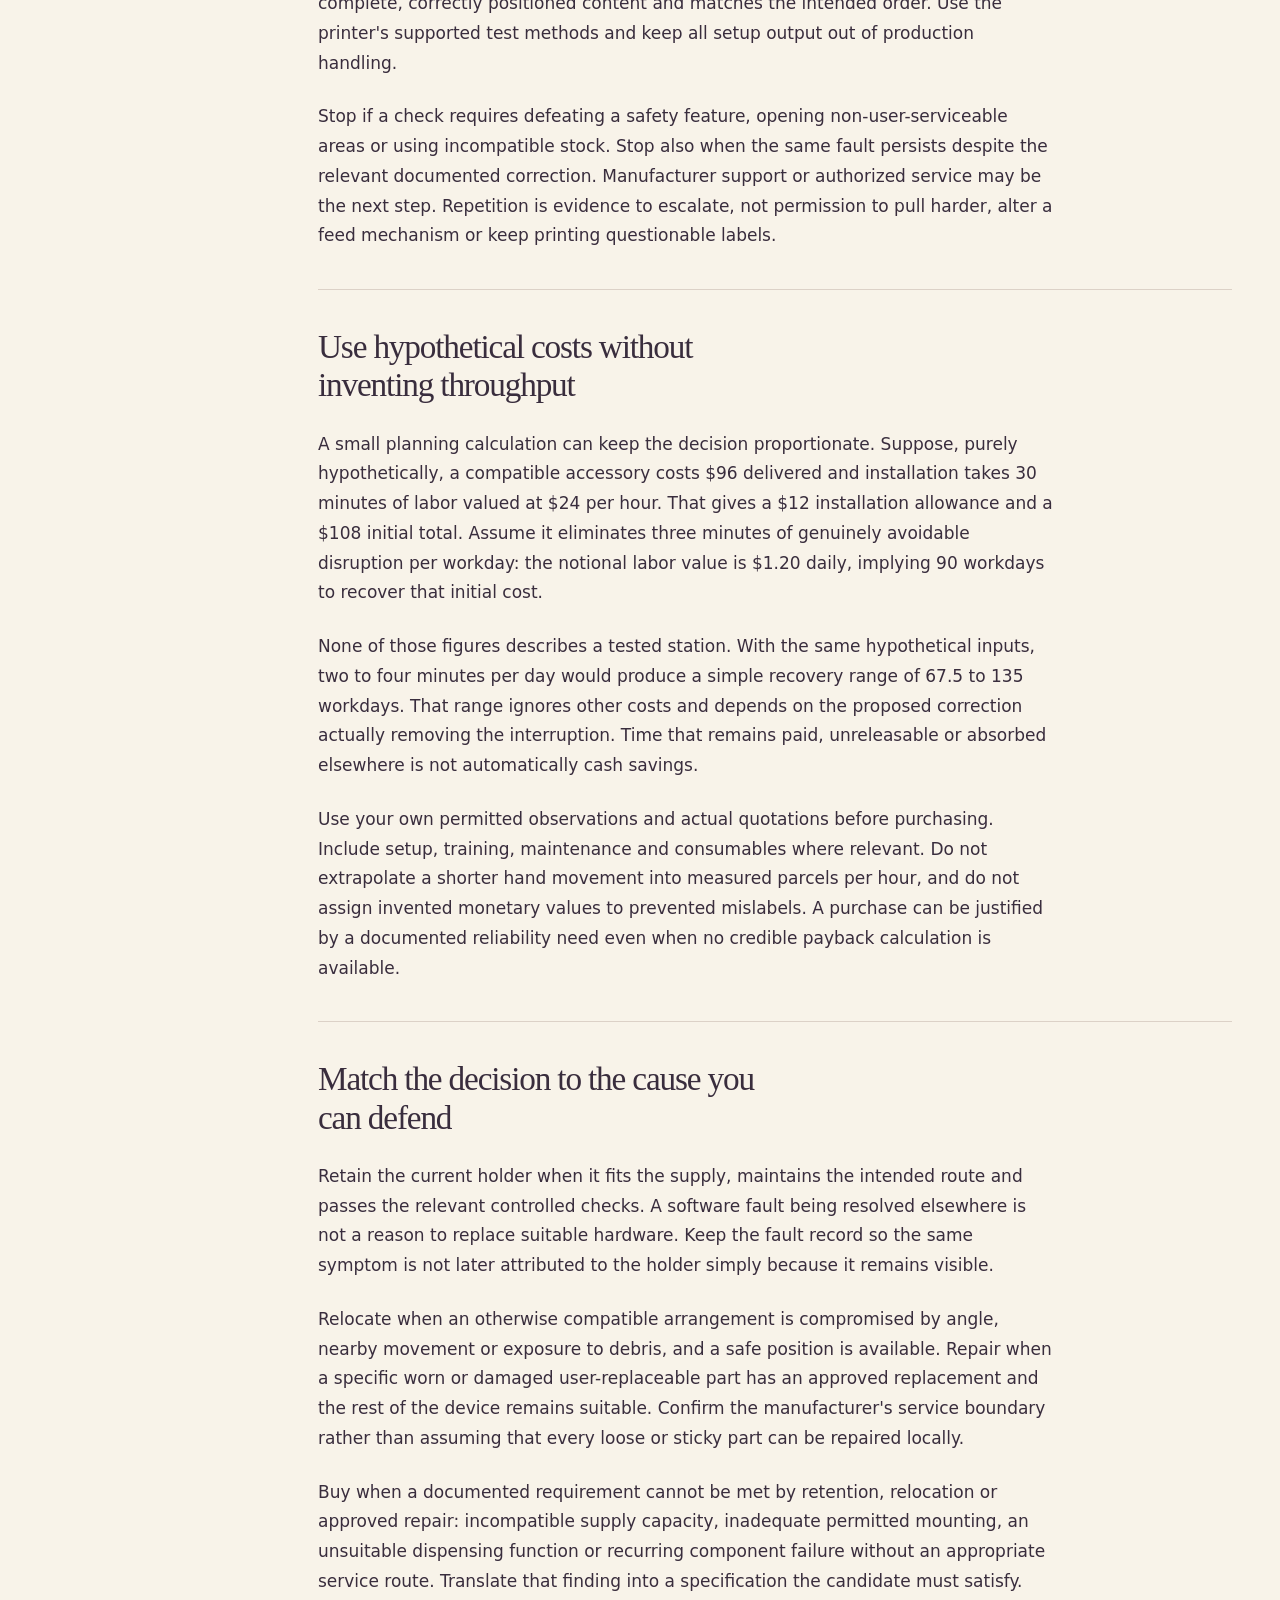
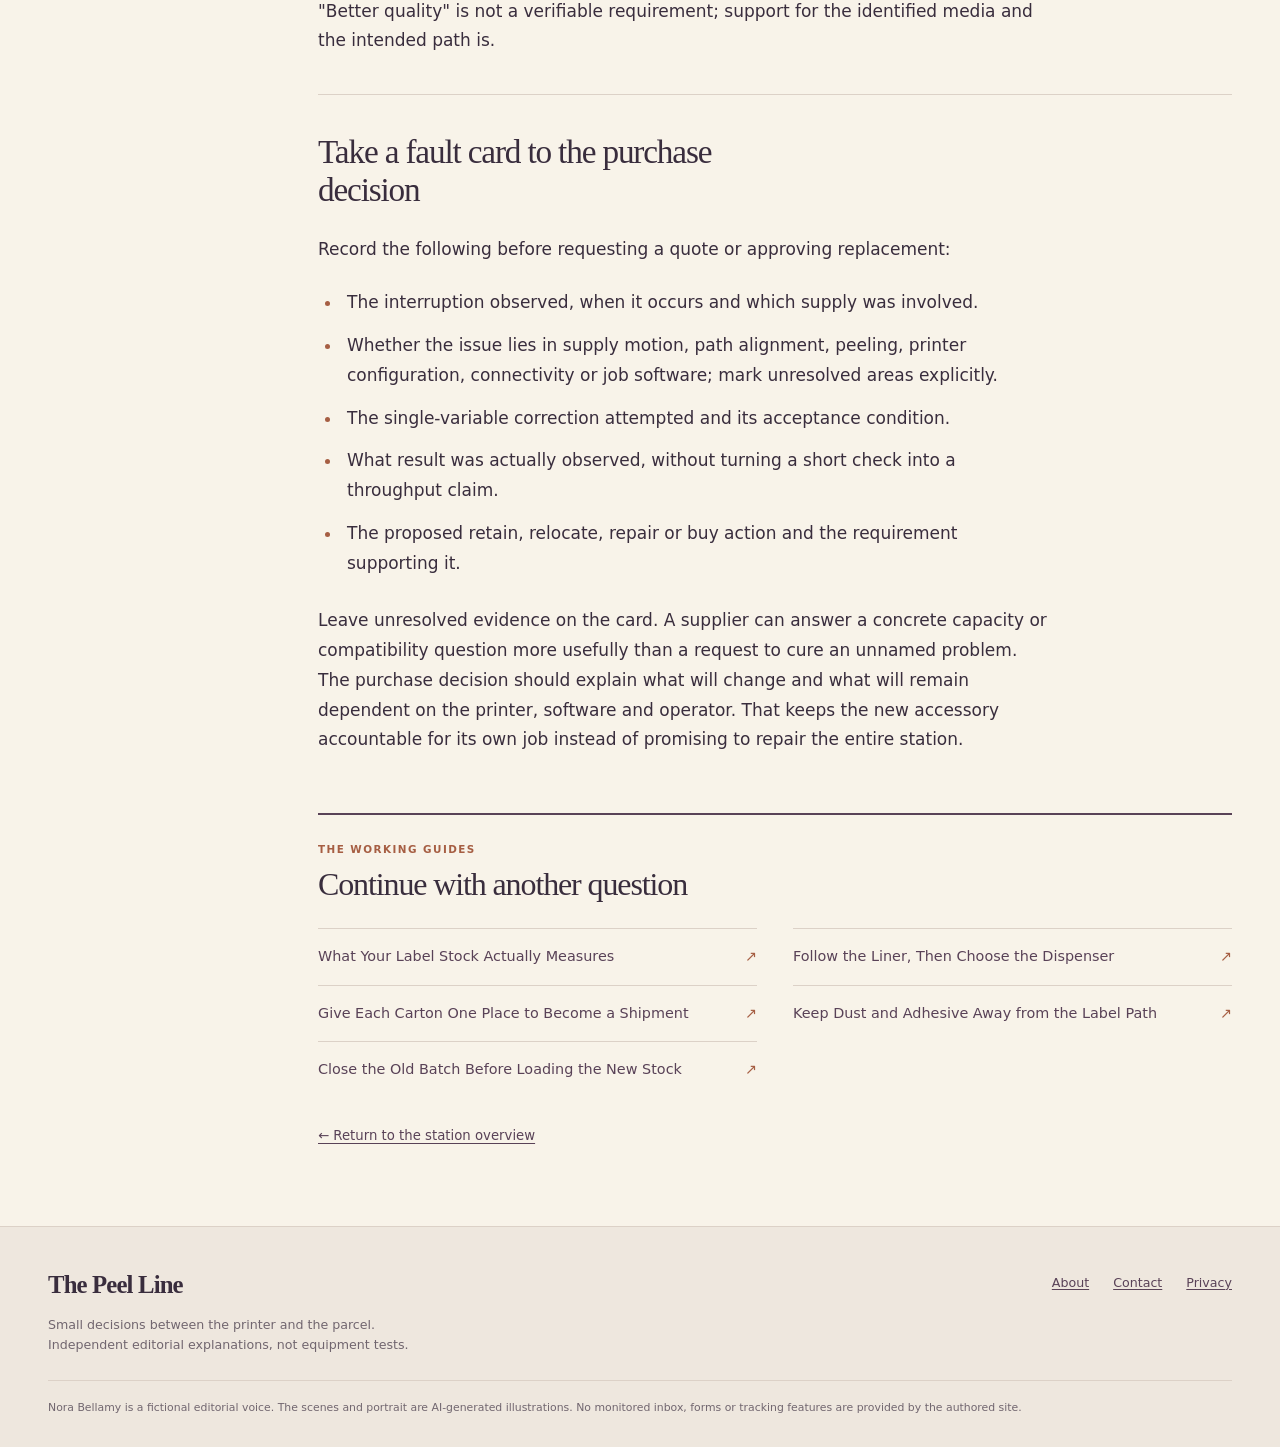
<file: public/decide-what-to-fix-before-you-buy.html>
<!doctype html>
<html lang="en"><head><meta charset="utf-8"><meta name="viewport" content="width=device-width, initial-scale=1"><title>Find the Fault Before You Replace the Holder | The Peel Line</title><meta name="description" content="Distinguish supply movement, alignment and peel resistance from printer or software faults, then choose a justified retain, relocate, repair or buy decision."><link rel="canonical" href="https://peel-line-820-ufqm5.kinsta.page/decide-what-to-fix-before-you-buy.html"><meta property="og:type" content="article"><meta property="og:site_name" content="The Peel Line"><meta property="og:title" content="Find the Fault Before You Replace the Holder | The Peel Line"><meta property="og:description" content="Distinguish supply movement, alignment and peel resistance from printer or software faults, then choose a justified retain, relocate, repair or buy decision."><meta property="og:url" content="https://peel-line-820-ufqm5.kinsta.page/decide-what-to-fix-before-you-buy.html"><meta property="og:image" content="https://peel-line-820-ufqm5.kinsta.page/assets/nora-bellamy-fictional-editor.webp"><meta name="twitter:card" content="summary_large_image"><meta name="referrer" content="strict-origin-when-cross-origin"><link rel="icon" href="data:image/svg+xml,%3Csvg xmlns=%27http://www.w3.org/2000/svg%27 viewBox=%270 0 64 64%27%3E%3Crect width=%2764%27 height=%2764%27 rx=%2714%27 fill=%27%234b354b%27/%3E%3Cpath d=%27M18 14h18a12 12 0 010 24H26v12h-8V14zm8 8v8h10a4 4 0 000-8H26z%27 fill=%27%23f8f3e9%27/%3E%3C/svg%3E"><link rel="stylesheet" href="assets/styles.css"><script src="assets/app.js" defer></script><script type="application/ld+json">{"@context":"https://schema.org","@type":"Article","description":"Distinguish supply movement, alignment and peel resistance from printer or software faults, then choose a justified retain, relocate, repair or buy decision.","headline":"Find the Fault Before You Replace the Holder","isPartOf":{"@type":"WebSite","name":"The Peel Line","url":"https://peel-line-820-ufqm5.kinsta.page/index.html"},"url":"https://peel-line-820-ufqm5.kinsta.page/decide-what-to-fix-before-you-buy.html"}</script></head><body class="page-guide" data-page="decide-what-to-fix-before-you-buy"><a class="skip-link" href="#article">Skip to the article</a><header class="masthead"><div class="masthead-inner"><a class="wordmark" href="index.html"><span class="wordmark-line" aria-hidden="true"></span>The Peel Line</a><span class="masthead-descriptor">Label handling, thoughtfully arranged</span><button class="menu-toggle" type="button" aria-controls="site-nav" aria-expanded="false">Menu <span aria-hidden="true">+</span></button><nav id="site-nav" class="site-nav" aria-label="Main navigation"><a href="index.html">The station overview</a><div class="guide-dropdown"><button class="guide-toggle" type="button" aria-controls="guide-panel" aria-expanded="false">Six working guides <span aria-hidden="true">⌄</span></button><ul id="guide-panel" class="guide-panel" hidden><li><a href="measure-the-roll-and-fanfold-stack.html">What Your Label Stock Actually Measures</a></li><li><a href="choose-a-dispensing-path.html">Follow the Liner, Then Choose the Dispenser</a></li><li><a href="place-the-station-in-the-pack-sequence.html">Give Each Carton One Place to Become a Shipment</a></li><li><a href="keep-adhesive-and-dust-under-control.html">Keep Dust and Adhesive Away from the Label Path</a></li><li><a href="change-label-stock-without-a-mix-up.html">Close the Old Batch Before Loading the New Stock</a></li><li><a href="decide-what-to-fix-before-you-buy.html">Find the Fault Before You Replace the Holder</a></li></ul></div><a href="about.html">About</a></nav></div></header><main class="editorial-layout"><aside class="contents" aria-label="Article contents"><p class="contents-label">On this sheet</p><ol><li><a href="#write-the-failure-as-an-event-someone-else-could-recognize">Write the failure as an event someone else could recognize</a></li><li><a href="#follow-the-roll-or-stack-before-following-the-printed-image">Follow the roll or stack before following the printed image</a></li><li><a href="#locate-misalignment-instead-of-tightening-every-guide">Locate misalignment instead of tightening every guide</a></li><li><a href="#separate-peel-resistance-from-feeding-resistance">Separate peel resistance from feeding resistance</a></li><li><a href="#put-printer-connection-and-software-faults-in-separate-lanes">Put printer, connection and software faults in separate lanes</a></li><li><a href="#compare-one-change-under-controlled-conditions">Compare one change under controlled conditions</a></li><li><a href="#use-hypothetical-costs-without-inventing-throughput">Use hypothetical costs without inventing throughput</a></li><li><a href="#match-the-decision-to-the-cause-you-can-defend">Match the decision to the cause you can defend</a></li><li><a href="#take-a-fault-card-to-the-purchase-decision">Take a fault card to the purchase decision</a></li></ol><a class="contents-top" href="#article">Back to the beginning ↑</a></aside><div class="reading-column"><article id="article" data-source-sha256="63154691c3619b967e2e713c0bba6f329856742b1acd58ae0159770850b6e07e"><header class="article-header"><p class="eyebrow" data-prose-exclude>Working guide / 06</p><h1>Find the Fault Before You Replace the Holder</h1><p class="article-context" data-prose-exclude>From The Peel Line · a practical reading series</p></header><div class="article-intro">
<p>The Peel Line uses Nora Bellamy as a transparently fictional editor. The examples and planning figures here are hypothetical, not measured product performance.</p>
<p>A replacement holder is a plausible answer when a roll keeps wandering across the bench. It is a poor answer when the shipping application sends the wrong page size. Both problems may be described as "the labels keep failing," but they sit in different parts of the station. Buying before locating the failure can leave the original problem in place and introduce a second unfamiliar setup.</p>
<p>Start with the event that interrupts work, not with the accessory that looks least substantial. Did the supply stop moving? Did the liner leave its intended route? Did the printer advance to the wrong position, receive no job or produce a label for the wrong order? The answer sets the investigation's direction. Several faults can coexist, so a finding in one part does not automatically clear the rest.</p>
<p>The goal is a bounded decision: retain a suitable arrangement, relocate it, repair an approved component or buy hardware against a documented requirement. This guide supplies observations rather than a product ranking. The <a href="./index.html">packing-station overview</a> explains how these jobs fit together. Keep unresolved labels and shipments controlled while investigating, and follow the printer's safety and maintenance instructions throughout.</p>
</div><section class="article-section" id="write-the-failure-as-an-event-someone-else-could-recognize"><h2>Write the failure as an event someone else could recognize</h2>
<p>Replace "unreliable dispenser" with a short description of what happened. For example: the fanfold stack shifted when a new fold opened, the holder slid as the printer drew media, or the print began outside the intended label area. These are observations, not diagnoses. Include the stock identity, printer, active profile and supply condition so another operator can investigate the same situation.</p>
<p>Note when the interruption occurs: at startup, near a depleted roll, after changing stock, during a long job or when an adjacent task moves a carton. A fault tied to an external bump deserves different attention from one that appears on a device-generated test label. If the event cannot be reproduced safely, preserve the evidence rather than repeatedly risking live orders.</p>
<p>Photographs can help show the supply route without exposing customer information. Record a short video only where workplace rules allow it, keeping hands away from moving mechanisms. Do not stage a dramatic jam or increase feed resistance to make the cause obvious. A useful record shows the ordinary condition and identifies uncertainty honestly.</p>
</section><section class="article-section" id="follow-the-roll-or-stack-before-following-the-printed-image"><h2>Follow the roll or stack before following the printed image</h2>
<p>Supply movement is the holder's primary territory. A roll may rub against a side plate, catch on a damaged rim or bind on an unsuitable spindle. A fanfold stack can be crowded by a tray wall or pull its next fold across an obstruction. Inspect these areas with the device stopped and access made safe according to its instructions.</p>
<p>Compare the actual media dimensions with the holder's specified capacity. Width alone is insufficient: roll outside diameter, core fit and the usable fanfold space can matter. Use <a href="measure-the-roll-and-fanfold-stack.html">the measurement guide</a> to establish those requirements. Do not force a larger supply into an enclosure or remove structural parts to make clearance.</p>
<p>Observe normal feeding only from a safe position. If the printer draws media unevenly, distinguish the supply resisting motion from the printer failing to advance it. Never tug the liner while the mechanism is operating. A supported, correctly sized supply that moves freely does not prove that the printer is healthy, but it makes a purchase aimed solely at unwinding harder to justify.</p>
</section><section class="article-section" id="locate-misalignment-instead-of-tightening-every-guide"><h2>Locate misalignment instead of tightening every guide</h2>
<p>A holder can feed freely and still send media into the printer at an unsuitable angle. Trace the intended path from the supply to the intake. Look for a sideways approach, a twisted liner, unsupported spans or contact with a cable. Check required printer clearances and whether the entry route matches its instructions.</p>
<p>Guide pressure is not a substitute for alignment. Tightening adjustable sides until they grip the label edges can create drag or distort the liner. Set them as specified to support the media without pinching. Check the holder's position and stability as well: correcting the angle once is ineffective if the base moves when another carton crosses the bench.</p>
<p>A hypothetical station has its printer square to the counter but its fanfold tray angled around a tape dispenser. Moving the tape dispenser and aligning the tray may solve the route conflict without replacing either device. Review <a href="choose-a-dispensing-path.html">dispensing-path choices</a> when planning that move. Keep the operator's access and the printer's ventilation intact rather than trading alignment for another obstruction.</p>
</section><section class="article-section" id="separate-peel-resistance-from-feeding-resistance"><h2>Separate peel resistance from feeding resistance</h2>
<p>Manual peeling and printer feeding are different jobs. A storage holder presents media to a printer; a manual peel dispenser bends a release liner to help separate an individual label. Some arrangements combine functions, but compatibility must be explicit. Do not route unprinted printer media through an improvised peel edge merely because it is already on the bench.</p>
<p>At a manual dispenser, inspect whether the liner follows the specified route and the labels separate as intended. Sticky contamination, an unsuitable bend or damaged liner can make peeling difficult. A label that resists release may concern the stock itself, not the holder's weight. Ask the stock and dispenser suppliers about the exact combination instead of sharpening an edge or increasing pulling force.</p>
<p>Keep rejected peeled labels away from current cartons. If residue is involved, follow <a href="keep-adhesive-and-dust-under-control.html">the contamination assessment</a>. Do not apply an unknown solvent or dismantle the mechanism as a diagnostic shortcut. Buying a heavier base may reduce sliding while leaving the excessive peel resistance untouched.</p>
</section><section class="article-section" id="put-printer-connection-and-software-faults-in-separate-lanes"><h2>Put printer, connection and software faults in separate lanes</h2>
<p>Once the external path is sound, investigate the printer state. Registration errors after a media change can involve stock identification, sensing or calibration. Follow the model-specific instructions; there is no universal reset or calibration sequence. Reconfirm media dimensions and detection mode before assuming that poor positioning means the external holder is pulling too hard.</p>
<p>Connectivity has different clues. If no job reaches the printer, check the selected device, connection status and documented queue controls. Where the model provides a local self-test, use it according to the manual to help distinguish device output from host communication. A successful self-test does not validate the shipping application's settings, and a queue entry does not establish that its destination received it.</p>
<p>Software can produce a correctly fed but unusable label through scaling, orientation, page-size or order-selection errors. Compare the intended profile across the application and driver, and follow <a href="change-label-stock-without-a-mix-up.html">the controlled stock-change procedure</a> when settings or media change. Buying an external dispenser cannot correct an incorrect destination address or a job sent to another printer.</p>
</section><section class="article-section" id="compare-one-change-under-controlled-conditions"><h2>Compare one change under controlled conditions</h2>
<p>Make the cheapest safe correction that directly addresses the observation. This may be removing a nearby obstruction, restoring a documented guide position or substituting undamaged compatible media. Change one variable at a time so the result means something. Record what stayed constant; changing the stock, profile and holder together creates a new arrangement but provides little diagnosis.</p>
<p>Set an acceptance condition before the check. For an alignment correction, the question might be whether the media follows its intended entry route without rubbing during a controlled job. For a profile correction, it is whether the first label has complete, correctly positioned content and matches the intended order. Use the printer's supported test methods and keep all setup output out of production handling.</p>
<p>Stop if a check requires defeating a safety feature, opening non-user-serviceable areas or using incompatible stock. Stop also when the same fault persists despite the relevant documented correction. Manufacturer support or authorized service may be the next step. Repetition is evidence to escalate, not permission to pull harder, alter a feed mechanism or keep printing questionable labels.</p>
</section><section class="article-section" id="use-hypothetical-costs-without-inventing-throughput"><h2>Use hypothetical costs without inventing throughput</h2>
<p>A small planning calculation can keep the decision proportionate. Suppose, purely hypothetically, a compatible accessory costs $96 delivered and installation takes 30 minutes of labor valued at $24 per hour. That gives a $12 installation allowance and a $108 initial total. Assume it eliminates three minutes of genuinely avoidable disruption per workday: the notional labor value is $1.20 daily, implying 90 workdays to recover that initial cost.</p>
<p>None of those figures describes a tested station. With the same hypothetical inputs, two to four minutes per day would produce a simple recovery range of 67.5 to 135 workdays. That range ignores other costs and depends on the proposed correction actually removing the interruption. Time that remains paid, unreleasable or absorbed elsewhere is not automatically cash savings.</p>
<p>Use your own permitted observations and actual quotations before purchasing. Include setup, training, maintenance and consumables where relevant. Do not extrapolate a shorter hand movement into measured parcels per hour, and do not assign invented monetary values to prevented mislabels. A purchase can be justified by a documented reliability need even when no credible payback calculation is available.</p>
</section><section class="article-section" id="match-the-decision-to-the-cause-you-can-defend"><h2>Match the decision to the cause you can defend</h2>
<p>Retain the current holder when it fits the supply, maintains the intended route and passes the relevant controlled checks. A software fault being resolved elsewhere is not a reason to replace suitable hardware. Keep the fault record so the same symptom is not later attributed to the holder simply because it remains visible.</p>
<p>Relocate when an otherwise compatible arrangement is compromised by angle, nearby movement or exposure to debris, and a safe position is available. Repair when a specific worn or damaged user-replaceable part has an approved replacement and the rest of the device remains suitable. Confirm the manufacturer's service boundary rather than assuming that every loose or sticky part can be repaired locally.</p>
<p>Buy when a documented requirement cannot be met by retention, relocation or approved repair: incompatible supply capacity, inadequate permitted mounting, an unsuitable dispensing function or recurring component failure without an appropriate service route. Translate that finding into a specification the candidate must satisfy. "Better quality" is not a verifiable requirement; support for the identified media and the intended path is.</p>
</section><section class="article-section" id="take-a-fault-card-to-the-purchase-decision"><h2>Take a fault card to the purchase decision</h2>
<p>Record the following before requesting a quote or approving replacement:</p>
<ul>
<li>The interruption observed, when it occurs and which supply was involved.</li>
<li>Whether the issue lies in supply motion, path alignment, peeling, printer configuration, connectivity or job software; mark unresolved areas explicitly.</li>
<li>The single-variable correction attempted and its acceptance condition.</li>
<li>What result was actually observed, without turning a short check into a throughput claim.</li>
<li>The proposed retain, relocate, repair or buy action and the requirement supporting it.</li>
</ul>
<p>Leave unresolved evidence on the card. A supplier can answer a concrete capacity or compatibility question more usefully than a request to cure an unnamed problem. The purchase decision should explain what will change and what will remain dependent on the printer, software and operator. That keeps the new accessory accountable for its own job instead of promising to repair the entire station.</p></section></article><aside class="guide-mesh" aria-labelledby="mesh-heading"><div class="mesh-lead"><p class="eyebrow">The working guides</p><h2 id="mesh-heading">Continue with another question</h2></div><nav aria-label="Related working guides"><ul><li><a href="measure-the-roll-and-fanfold-stack.html">What Your Label Stock Actually Measures</a></li><li><a href="choose-a-dispensing-path.html">Follow the Liner, Then Choose the Dispenser</a></li><li><a href="place-the-station-in-the-pack-sequence.html">Give Each Carton One Place to Become a Shipment</a></li><li><a href="keep-adhesive-and-dust-under-control.html">Keep Dust and Adhesive Away from the Label Path</a></li><li><a href="change-label-stock-without-a-mix-up.html">Close the Old Batch Before Loading the New Stock</a></li></ul></nav><a class="return-link" href="index.html">← Return to the station overview</a></aside></div></main><footer class="site-footer"><div class="footer-inner"><div><a class="footer-brand" href="index.html">The Peel Line</a><p>Small decisions between the printer and the parcel.<br>Independent editorial explanations, not equipment tests.</p></div><nav aria-label="Publication information"><a href="about.html">About</a><a href="contact.html">Contact</a><a href="privacy.html">Privacy</a></nav><p class="footer-disclosure">Nora Bellamy is a fictional editorial voice. The scenes and portrait are AI-generated illustrations. No monitored inbox, forms or tracking features are provided by the authored site.</p></div></footer></body></html>
</file>
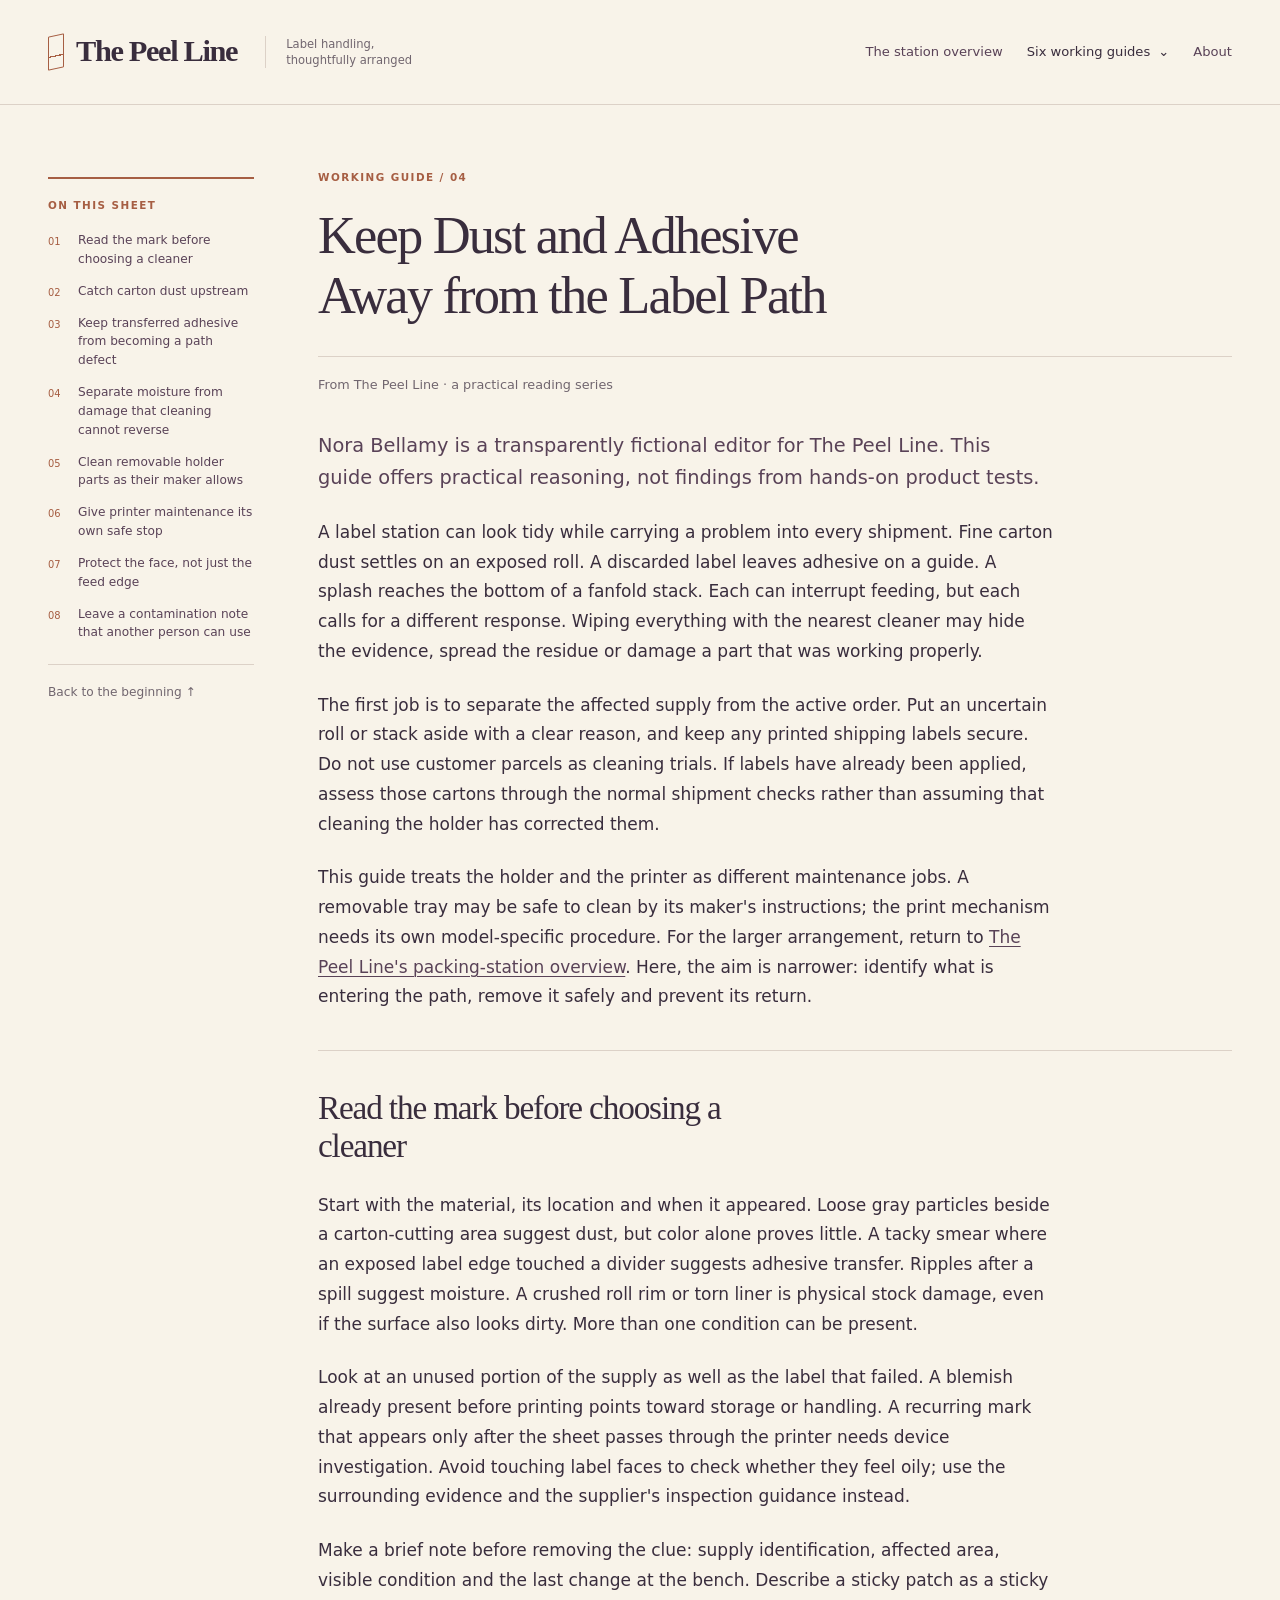
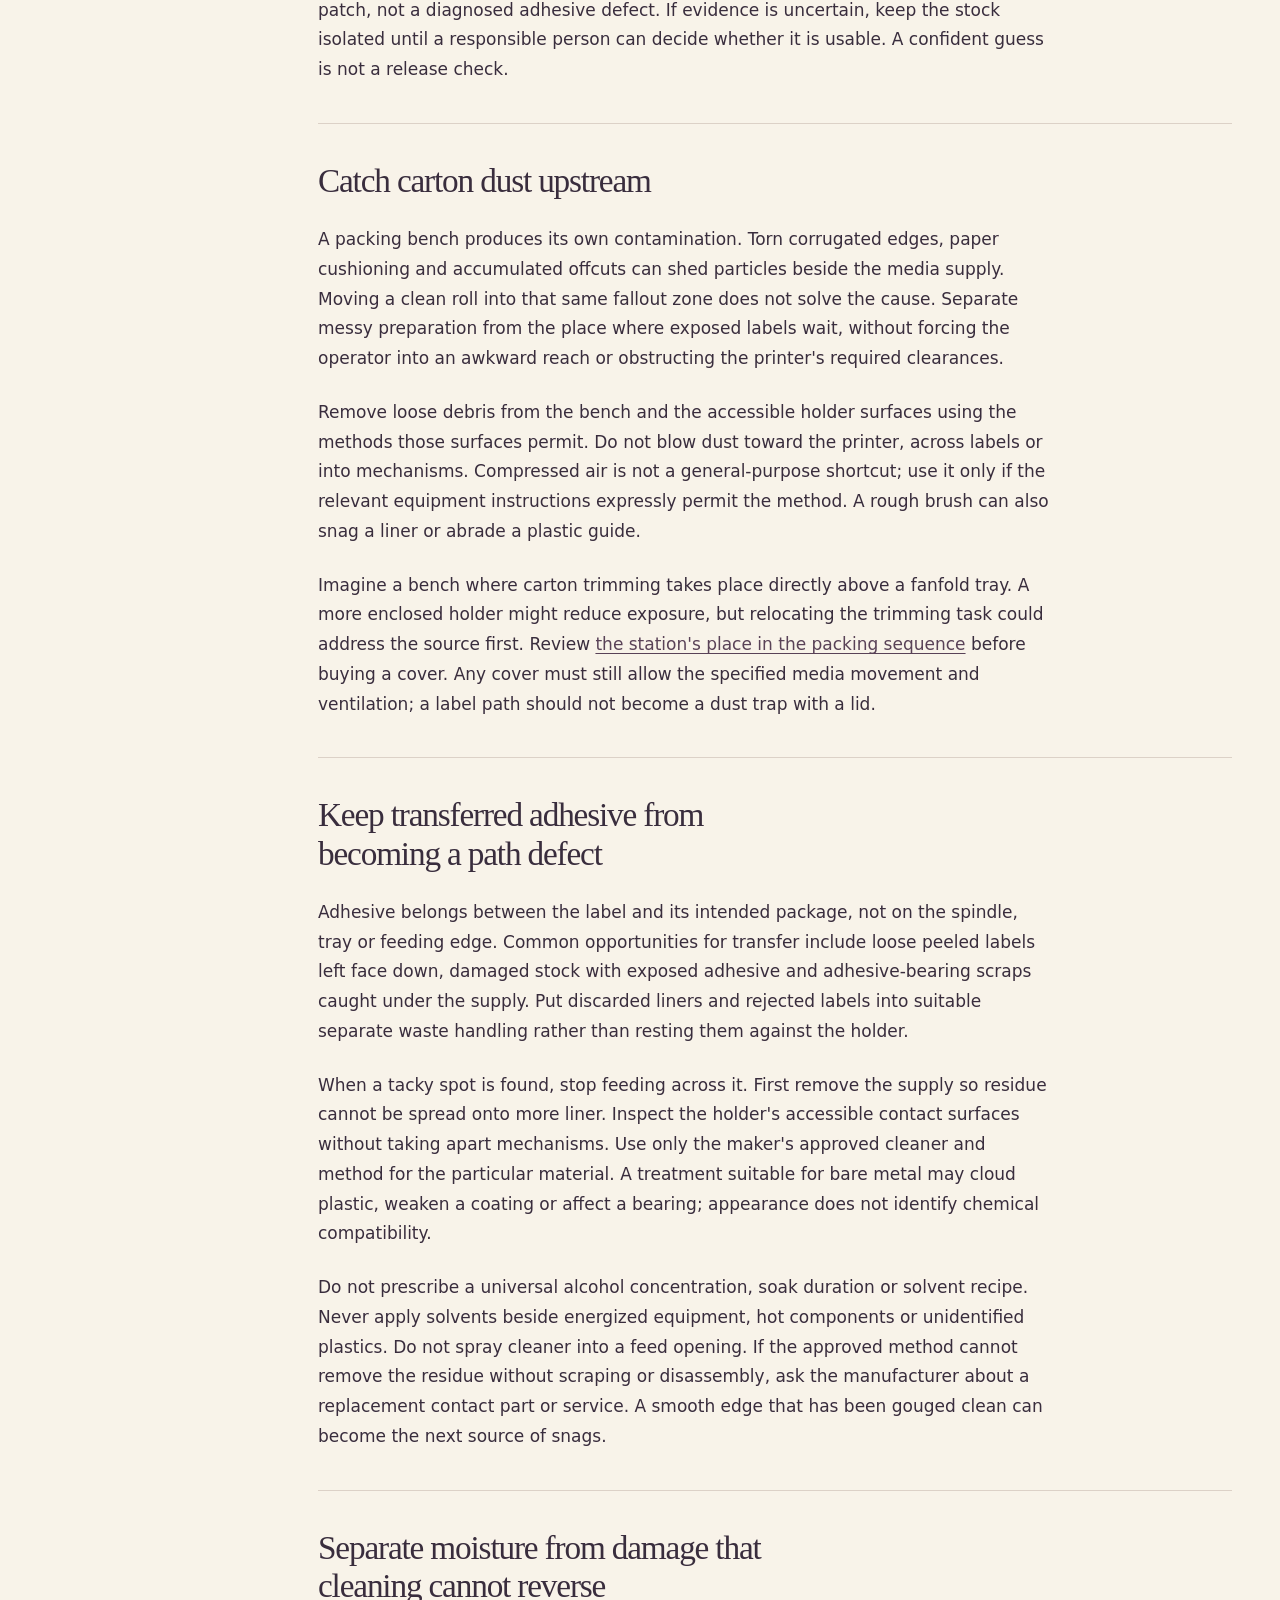
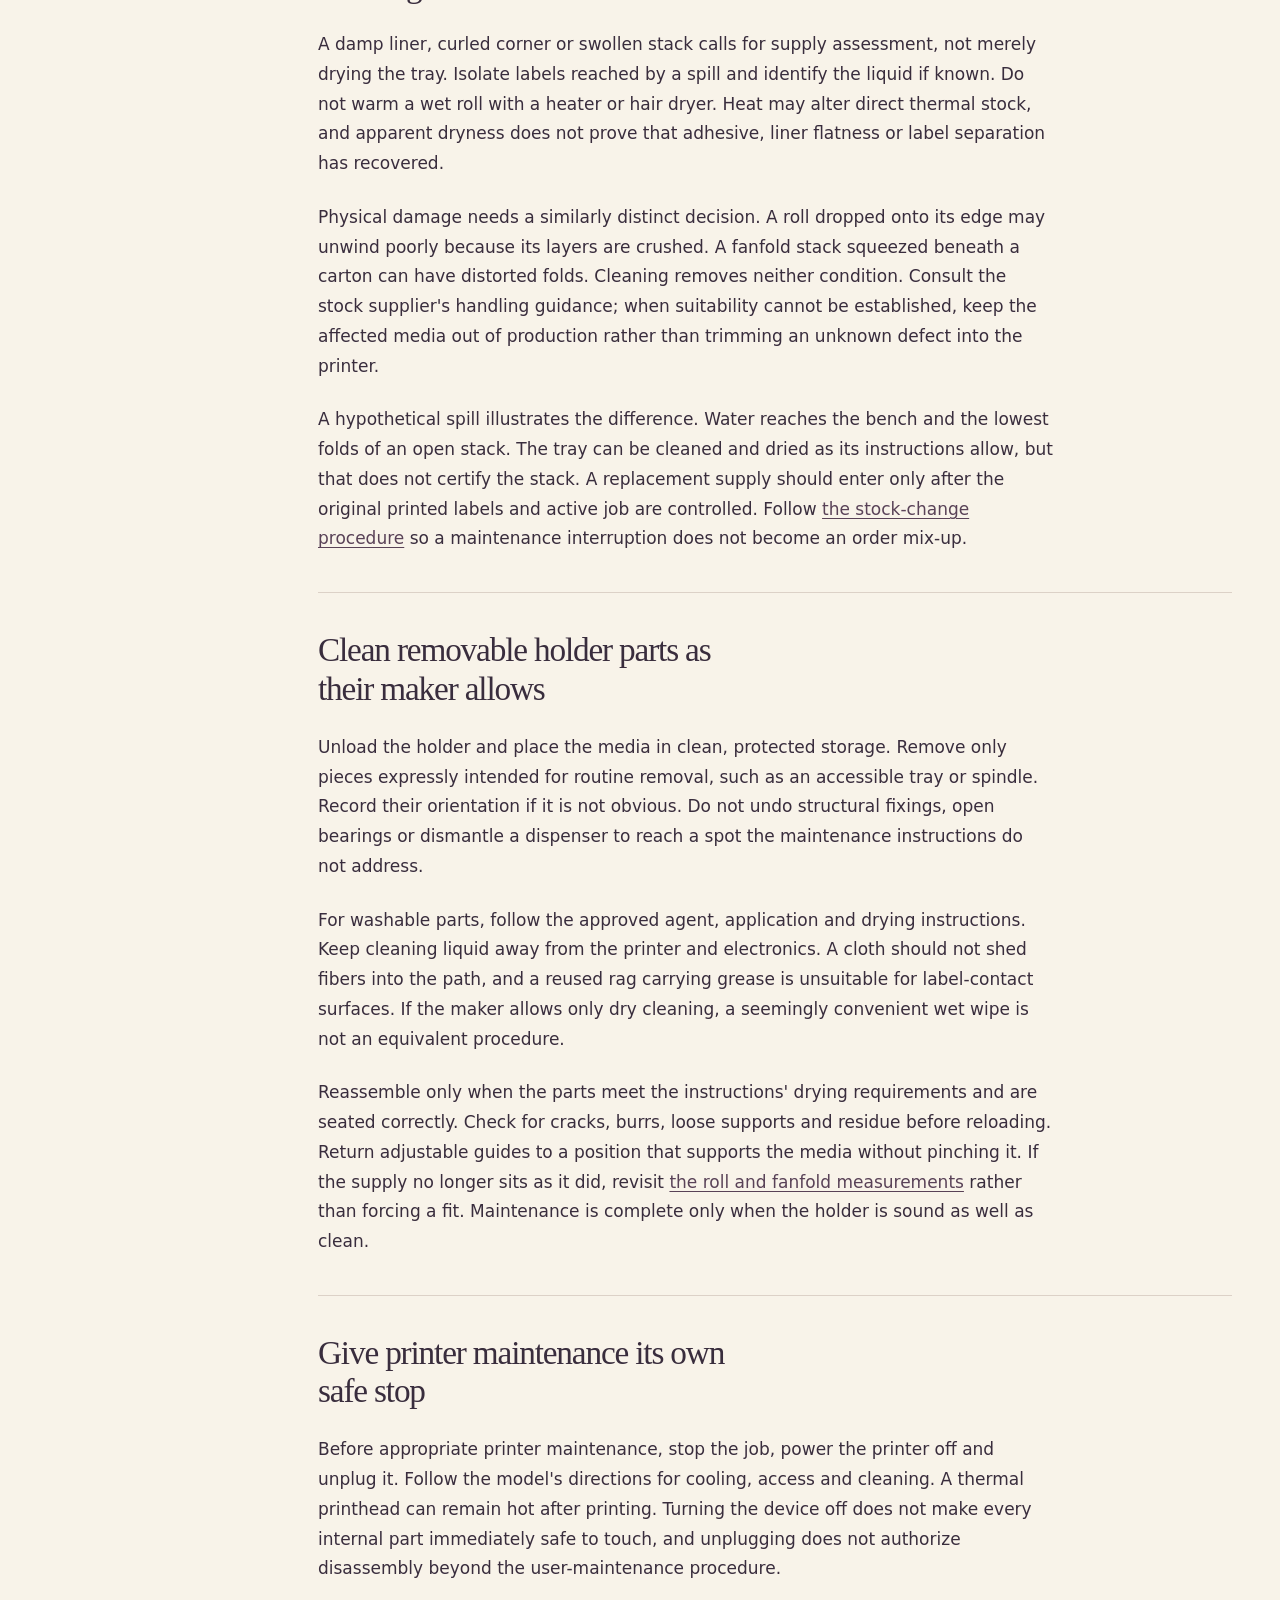
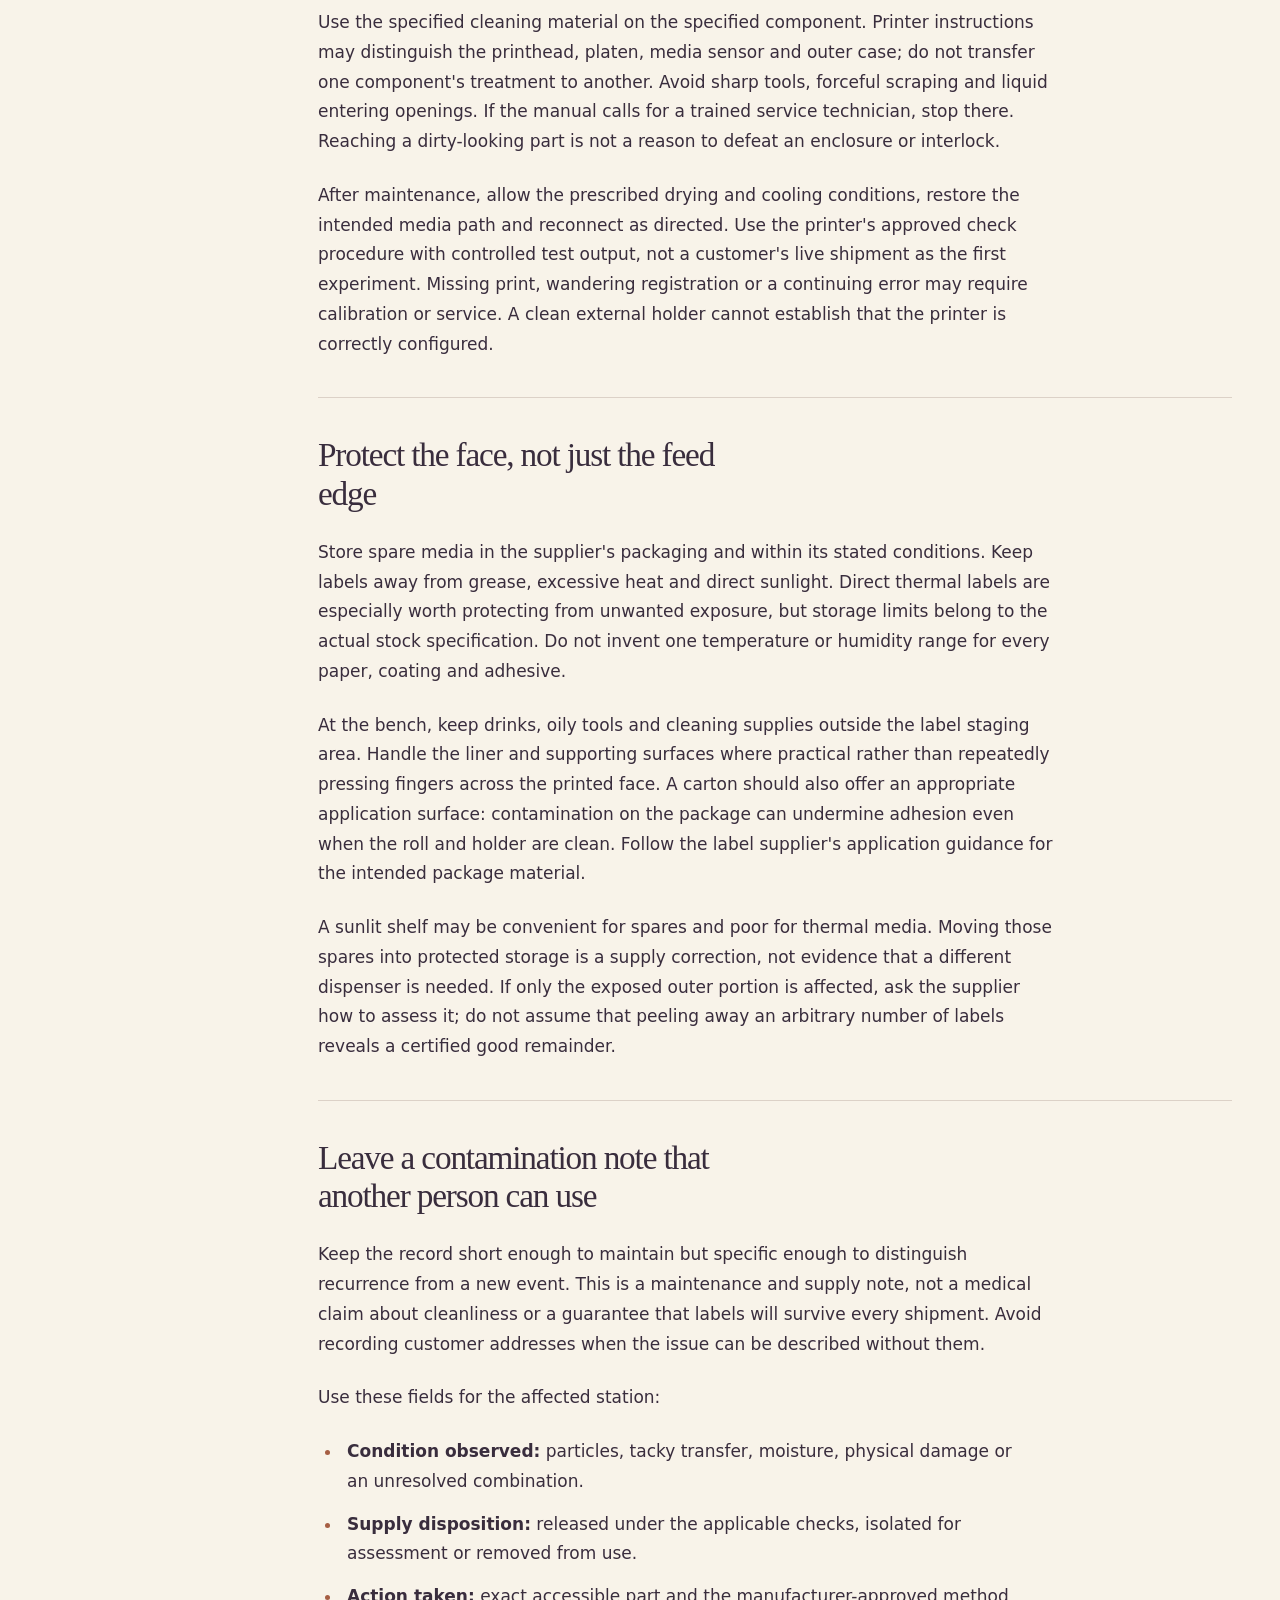
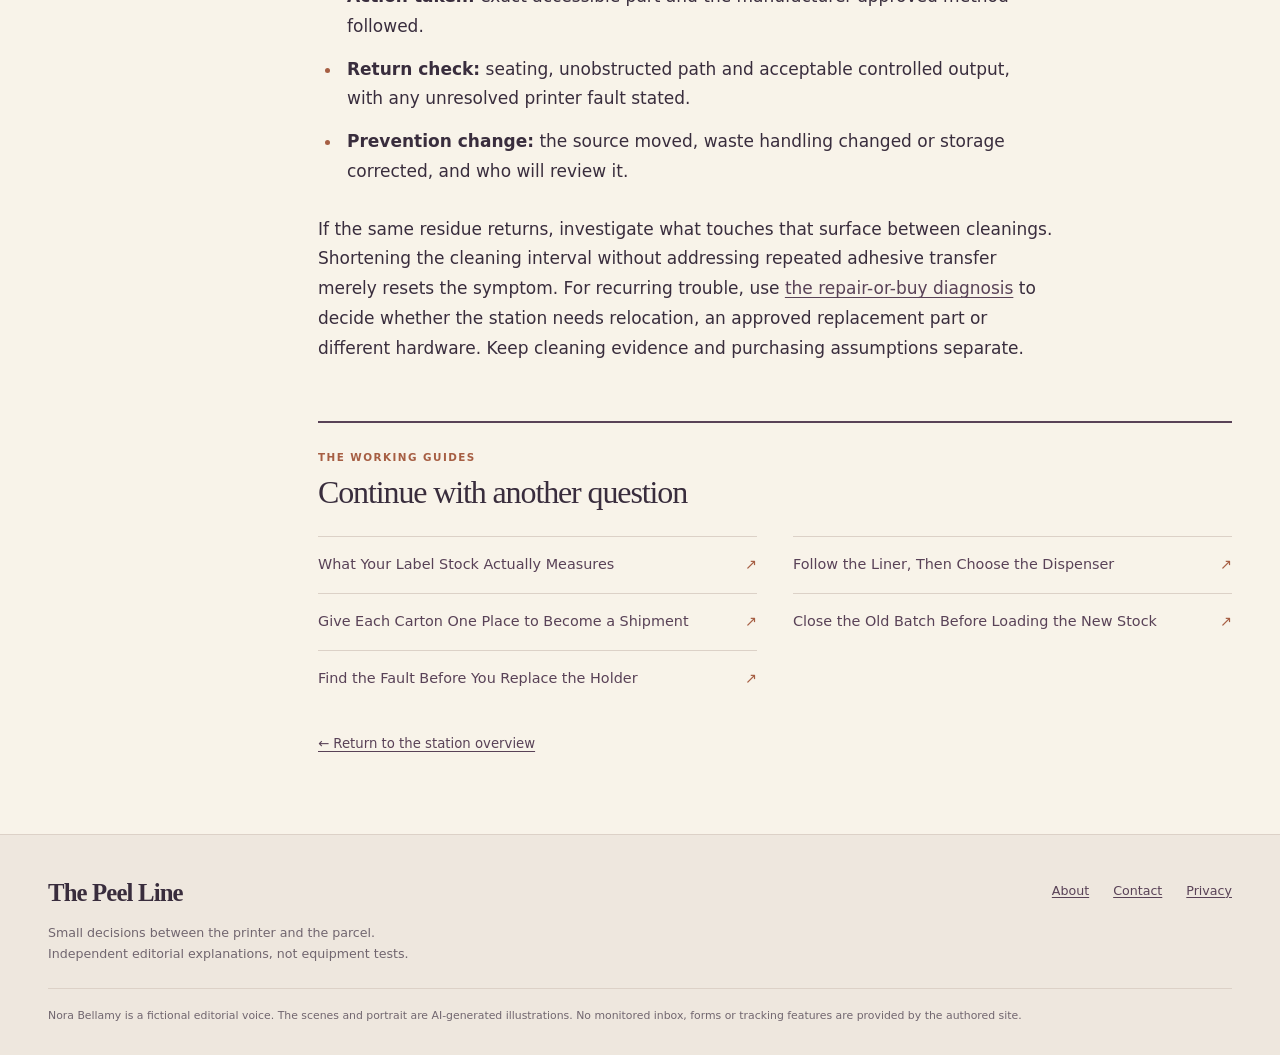
<file: public/keep-adhesive-and-dust-under-control.html>
<!doctype html>
<html lang="en"><head><meta charset="utf-8"><meta name="viewport" content="width=device-width, initial-scale=1"><title>Keep Dust and Adhesive Away from the Label Path | The Peel Line</title><meta name="description" content="Separate dust, adhesive transfer, moisture and damaged stock, then clean holder parts safely and protect the labels that remain."><link rel="canonical" href="https://peel-line-820-ufqm5.kinsta.page/keep-adhesive-and-dust-under-control.html"><meta property="og:type" content="article"><meta property="og:site_name" content="The Peel Line"><meta property="og:title" content="Keep Dust and Adhesive Away from the Label Path | The Peel Line"><meta property="og:description" content="Separate dust, adhesive transfer, moisture and damaged stock, then clean holder parts safely and protect the labels that remain."><meta property="og:url" content="https://peel-line-820-ufqm5.kinsta.page/keep-adhesive-and-dust-under-control.html"><meta property="og:image" content="https://peel-line-820-ufqm5.kinsta.page/assets/nora-bellamy-fictional-editor.webp"><meta name="twitter:card" content="summary_large_image"><meta name="referrer" content="strict-origin-when-cross-origin"><link rel="icon" href="data:image/svg+xml,%3Csvg xmlns=%27http://www.w3.org/2000/svg%27 viewBox=%270 0 64 64%27%3E%3Crect width=%2764%27 height=%2764%27 rx=%2714%27 fill=%27%234b354b%27/%3E%3Cpath d=%27M18 14h18a12 12 0 010 24H26v12h-8V14zm8 8v8h10a4 4 0 000-8H26z%27 fill=%27%23f8f3e9%27/%3E%3C/svg%3E"><link rel="stylesheet" href="assets/styles.css"><script src="assets/app.js" defer></script><script type="application/ld+json">{"@context":"https://schema.org","@type":"Article","description":"Separate dust, adhesive transfer, moisture and damaged stock, then clean holder parts safely and protect the labels that remain.","headline":"Keep Dust and Adhesive Away from the Label Path","isPartOf":{"@type":"WebSite","name":"The Peel Line","url":"https://peel-line-820-ufqm5.kinsta.page/index.html"},"url":"https://peel-line-820-ufqm5.kinsta.page/keep-adhesive-and-dust-under-control.html"}</script></head><body class="page-guide" data-page="keep-adhesive-and-dust-under-control"><a class="skip-link" href="#article">Skip to the article</a><header class="masthead"><div class="masthead-inner"><a class="wordmark" href="index.html"><span class="wordmark-line" aria-hidden="true"></span>The Peel Line</a><span class="masthead-descriptor">Label handling, thoughtfully arranged</span><button class="menu-toggle" type="button" aria-controls="site-nav" aria-expanded="false">Menu <span aria-hidden="true">+</span></button><nav id="site-nav" class="site-nav" aria-label="Main navigation"><a href="index.html">The station overview</a><div class="guide-dropdown"><button class="guide-toggle" type="button" aria-controls="guide-panel" aria-expanded="false">Six working guides <span aria-hidden="true">⌄</span></button><ul id="guide-panel" class="guide-panel" hidden><li><a href="measure-the-roll-and-fanfold-stack.html">What Your Label Stock Actually Measures</a></li><li><a href="choose-a-dispensing-path.html">Follow the Liner, Then Choose the Dispenser</a></li><li><a href="place-the-station-in-the-pack-sequence.html">Give Each Carton One Place to Become a Shipment</a></li><li><a href="keep-adhesive-and-dust-under-control.html">Keep Dust and Adhesive Away from the Label Path</a></li><li><a href="change-label-stock-without-a-mix-up.html">Close the Old Batch Before Loading the New Stock</a></li><li><a href="decide-what-to-fix-before-you-buy.html">Find the Fault Before You Replace the Holder</a></li></ul></div><a href="about.html">About</a></nav></div></header><main class="editorial-layout"><aside class="contents" aria-label="Article contents"><p class="contents-label">On this sheet</p><ol><li><a href="#read-the-mark-before-choosing-a-cleaner">Read the mark before choosing a cleaner</a></li><li><a href="#catch-carton-dust-upstream">Catch carton dust upstream</a></li><li><a href="#keep-transferred-adhesive-from-becoming-a-path-defect">Keep transferred adhesive from becoming a path defect</a></li><li><a href="#separate-moisture-from-damage-that-cleaning-cannot-reverse">Separate moisture from damage that cleaning cannot reverse</a></li><li><a href="#clean-removable-holder-parts-as-their-maker-allows">Clean removable holder parts as their maker allows</a></li><li><a href="#give-printer-maintenance-its-own-safe-stop">Give printer maintenance its own safe stop</a></li><li><a href="#protect-the-face-not-just-the-feed-edge">Protect the face, not just the feed edge</a></li><li><a href="#leave-a-contamination-note-that-another-person-can-use">Leave a contamination note that another person can use</a></li></ol><a class="contents-top" href="#article">Back to the beginning ↑</a></aside><div class="reading-column"><article id="article" data-source-sha256="ba21a40c182ea8ae784a0ff4700a279c46af4b7904b2a1e4857c0309e8385990"><header class="article-header"><p class="eyebrow" data-prose-exclude>Working guide / 04</p><h1>Keep Dust and Adhesive Away from the Label Path</h1><p class="article-context" data-prose-exclude>From The Peel Line · a practical reading series</p></header><div class="article-intro">
<p>Nora Bellamy is a transparently fictional editor for The Peel Line. This guide offers practical reasoning, not findings from hands-on product tests.</p>
<p>A label station can look tidy while carrying a problem into every shipment. Fine carton dust settles on an exposed roll. A discarded label leaves adhesive on a guide. A splash reaches the bottom of a fanfold stack. Each can interrupt feeding, but each calls for a different response. Wiping everything with the nearest cleaner may hide the evidence, spread the residue or damage a part that was working properly.</p>
<p>The first job is to separate the affected supply from the active order. Put an uncertain roll or stack aside with a clear reason, and keep any printed shipping labels secure. Do not use customer parcels as cleaning trials. If labels have already been applied, assess those cartons through the normal shipment checks rather than assuming that cleaning the holder has corrected them.</p>
<p>This guide treats the holder and the printer as different maintenance jobs. A removable tray may be safe to clean by its maker's instructions; the print mechanism needs its own model-specific procedure. For the larger arrangement, return to <a href="./index.html">The Peel Line's packing-station overview</a>. Here, the aim is narrower: identify what is entering the path, remove it safely and prevent its return.</p>
</div><section class="article-section" id="read-the-mark-before-choosing-a-cleaner"><h2>Read the mark before choosing a cleaner</h2>
<p>Start with the material, its location and when it appeared. Loose gray particles beside a carton-cutting area suggest dust, but color alone proves little. A tacky smear where an exposed label edge touched a divider suggests adhesive transfer. Ripples after a spill suggest moisture. A crushed roll rim or torn liner is physical stock damage, even if the surface also looks dirty. More than one condition can be present.</p>
<p>Look at an unused portion of the supply as well as the label that failed. A blemish already present before printing points toward storage or handling. A recurring mark that appears only after the sheet passes through the printer needs device investigation. Avoid touching label faces to check whether they feel oily; use the surrounding evidence and the supplier's inspection guidance instead.</p>
<p>Make a brief note before removing the clue: supply identification, affected area, visible condition and the last change at the bench. Describe a sticky patch as a sticky patch, not a diagnosed adhesive defect. If evidence is uncertain, keep the stock isolated until a responsible person can decide whether it is usable. A confident guess is not a release check.</p>
</section><section class="article-section" id="catch-carton-dust-upstream"><h2>Catch carton dust upstream</h2>
<p>A packing bench produces its own contamination. Torn corrugated edges, paper cushioning and accumulated offcuts can shed particles beside the media supply. Moving a clean roll into that same fallout zone does not solve the cause. Separate messy preparation from the place where exposed labels wait, without forcing the operator into an awkward reach or obstructing the printer's required clearances.</p>
<p>Remove loose debris from the bench and the accessible holder surfaces using the methods those surfaces permit. Do not blow dust toward the printer, across labels or into mechanisms. Compressed air is not a general-purpose shortcut; use it only if the relevant equipment instructions expressly permit the method. A rough brush can also snag a liner or abrade a plastic guide.</p>
<p>Imagine a bench where carton trimming takes place directly above a fanfold tray. A more enclosed holder might reduce exposure, but relocating the trimming task could address the source first. Review <a href="place-the-station-in-the-pack-sequence.html">the station's place in the packing sequence</a> before buying a cover. Any cover must still allow the specified media movement and ventilation; a label path should not become a dust trap with a lid.</p>
</section><section class="article-section" id="keep-transferred-adhesive-from-becoming-a-path-defect"><h2>Keep transferred adhesive from becoming a path defect</h2>
<p>Adhesive belongs between the label and its intended package, not on the spindle, tray or feeding edge. Common opportunities for transfer include loose peeled labels left face down, damaged stock with exposed adhesive and adhesive-bearing scraps caught under the supply. Put discarded liners and rejected labels into suitable separate waste handling rather than resting them against the holder.</p>
<p>When a tacky spot is found, stop feeding across it. First remove the supply so residue cannot be spread onto more liner. Inspect the holder's accessible contact surfaces without taking apart mechanisms. Use only the maker's approved cleaner and method for the particular material. A treatment suitable for bare metal may cloud plastic, weaken a coating or affect a bearing; appearance does not identify chemical compatibility.</p>
<p>Do not prescribe a universal alcohol concentration, soak duration or solvent recipe. Never apply solvents beside energized equipment, hot components or unidentified plastics. Do not spray cleaner into a feed opening. If the approved method cannot remove the residue without scraping or disassembly, ask the manufacturer about a replacement contact part or service. A smooth edge that has been gouged clean can become the next source of snags.</p>
</section><section class="article-section" id="separate-moisture-from-damage-that-cleaning-cannot-reverse"><h2>Separate moisture from damage that cleaning cannot reverse</h2>
<p>A damp liner, curled corner or swollen stack calls for supply assessment, not merely drying the tray. Isolate labels reached by a spill and identify the liquid if known. Do not warm a wet roll with a heater or hair dryer. Heat may alter direct thermal stock, and apparent dryness does not prove that adhesive, liner flatness or label separation has recovered.</p>
<p>Physical damage needs a similarly distinct decision. A roll dropped onto its edge may unwind poorly because its layers are crushed. A fanfold stack squeezed beneath a carton can have distorted folds. Cleaning removes neither condition. Consult the stock supplier's handling guidance; when suitability cannot be established, keep the affected media out of production rather than trimming an unknown defect into the printer.</p>
<p>A hypothetical spill illustrates the difference. Water reaches the bench and the lowest folds of an open stack. The tray can be cleaned and dried as its instructions allow, but that does not certify the stack. A replacement supply should enter only after the original printed labels and active job are controlled. Follow <a href="change-label-stock-without-a-mix-up.html">the stock-change procedure</a> so a maintenance interruption does not become an order mix-up.</p>
</section><section class="article-section" id="clean-removable-holder-parts-as-their-maker-allows"><h2>Clean removable holder parts as their maker allows</h2>
<p>Unload the holder and place the media in clean, protected storage. Remove only pieces expressly intended for routine removal, such as an accessible tray or spindle. Record their orientation if it is not obvious. Do not undo structural fixings, open bearings or dismantle a dispenser to reach a spot the maintenance instructions do not address.</p>
<p>For washable parts, follow the approved agent, application and drying instructions. Keep cleaning liquid away from the printer and electronics. A cloth should not shed fibers into the path, and a reused rag carrying grease is unsuitable for label-contact surfaces. If the maker allows only dry cleaning, a seemingly convenient wet wipe is not an equivalent procedure.</p>
<p>Reassemble only when the parts meet the instructions' drying requirements and are seated correctly. Check for cracks, burrs, loose supports and residue before reloading. Return adjustable guides to a position that supports the media without pinching it. If the supply no longer sits as it did, revisit <a href="measure-the-roll-and-fanfold-stack.html">the roll and fanfold measurements</a> rather than forcing a fit. Maintenance is complete only when the holder is sound as well as clean.</p>
</section><section class="article-section" id="give-printer-maintenance-its-own-safe-stop"><h2>Give printer maintenance its own safe stop</h2>
<p>Before appropriate printer maintenance, stop the job, power the printer off and unplug it. Follow the model's directions for cooling, access and cleaning. A thermal printhead can remain hot after printing. Turning the device off does not make every internal part immediately safe to touch, and unplugging does not authorize disassembly beyond the user-maintenance procedure.</p>
<p>Use the specified cleaning material on the specified component. Printer instructions may distinguish the printhead, platen, media sensor and outer case; do not transfer one component's treatment to another. Avoid sharp tools, forceful scraping and liquid entering openings. If the manual calls for a trained service technician, stop there. Reaching a dirty-looking part is not a reason to defeat an enclosure or interlock.</p>
<p>After maintenance, allow the prescribed drying and cooling conditions, restore the intended media path and reconnect as directed. Use the printer's approved check procedure with controlled test output, not a customer's live shipment as the first experiment. Missing print, wandering registration or a continuing error may require calibration or service. A clean external holder cannot establish that the printer is correctly configured.</p>
</section><section class="article-section" id="protect-the-face-not-just-the-feed-edge"><h2>Protect the face, not just the feed edge</h2>
<p>Store spare media in the supplier's packaging and within its stated conditions. Keep labels away from grease, excessive heat and direct sunlight. Direct thermal labels are especially worth protecting from unwanted exposure, but storage limits belong to the actual stock specification. Do not invent one temperature or humidity range for every paper, coating and adhesive.</p>
<p>At the bench, keep drinks, oily tools and cleaning supplies outside the label staging area. Handle the liner and supporting surfaces where practical rather than repeatedly pressing fingers across the printed face. A carton should also offer an appropriate application surface: contamination on the package can undermine adhesion even when the roll and holder are clean. Follow the label supplier's application guidance for the intended package material.</p>
<p>A sunlit shelf may be convenient for spares and poor for thermal media. Moving those spares into protected storage is a supply correction, not evidence that a different dispenser is needed. If only the exposed outer portion is affected, ask the supplier how to assess it; do not assume that peeling away an arbitrary number of labels reveals a certified good remainder.</p>
</section><section class="article-section" id="leave-a-contamination-note-that-another-person-can-use"><h2>Leave a contamination note that another person can use</h2>
<p>Keep the record short enough to maintain but specific enough to distinguish recurrence from a new event. This is a maintenance and supply note, not a medical claim about cleanliness or a guarantee that labels will survive every shipment. Avoid recording customer addresses when the issue can be described without them.</p>
<p>Use these fields for the affected station:</p>
<ul>
<li><strong>Condition observed:</strong> particles, tacky transfer, moisture, physical damage or an unresolved combination.</li>
<li><strong>Supply disposition:</strong> released under the applicable checks, isolated for assessment or removed from use.</li>
<li><strong>Action taken:</strong> exact accessible part and the manufacturer-approved method followed.</li>
<li><strong>Return check:</strong> seating, unobstructed path and acceptable controlled output, with any unresolved printer fault stated.</li>
<li><strong>Prevention change:</strong> the source moved, waste handling changed or storage corrected, and who will review it.</li>
</ul>
<p>If the same residue returns, investigate what touches that surface between cleanings. Shortening the cleaning interval without addressing repeated adhesive transfer merely resets the symptom. For recurring trouble, use <a href="decide-what-to-fix-before-you-buy.html">the repair-or-buy diagnosis</a> to decide whether the station needs relocation, an approved replacement part or different hardware. Keep cleaning evidence and purchasing assumptions separate.</p></section></article><aside class="guide-mesh" aria-labelledby="mesh-heading"><div class="mesh-lead"><p class="eyebrow">The working guides</p><h2 id="mesh-heading">Continue with another question</h2></div><nav aria-label="Related working guides"><ul><li><a href="measure-the-roll-and-fanfold-stack.html">What Your Label Stock Actually Measures</a></li><li><a href="choose-a-dispensing-path.html">Follow the Liner, Then Choose the Dispenser</a></li><li><a href="place-the-station-in-the-pack-sequence.html">Give Each Carton One Place to Become a Shipment</a></li><li><a href="change-label-stock-without-a-mix-up.html">Close the Old Batch Before Loading the New Stock</a></li><li><a href="decide-what-to-fix-before-you-buy.html">Find the Fault Before You Replace the Holder</a></li></ul></nav><a class="return-link" href="index.html">← Return to the station overview</a></aside></div></main><footer class="site-footer"><div class="footer-inner"><div><a class="footer-brand" href="index.html">The Peel Line</a><p>Small decisions between the printer and the parcel.<br>Independent editorial explanations, not equipment tests.</p></div><nav aria-label="Publication information"><a href="about.html">About</a><a href="contact.html">Contact</a><a href="privacy.html">Privacy</a></nav><p class="footer-disclosure">Nora Bellamy is a fictional editorial voice. The scenes and portrait are AI-generated illustrations. No monitored inbox, forms or tracking features are provided by the authored site.</p></div></footer></body></html>
</file>
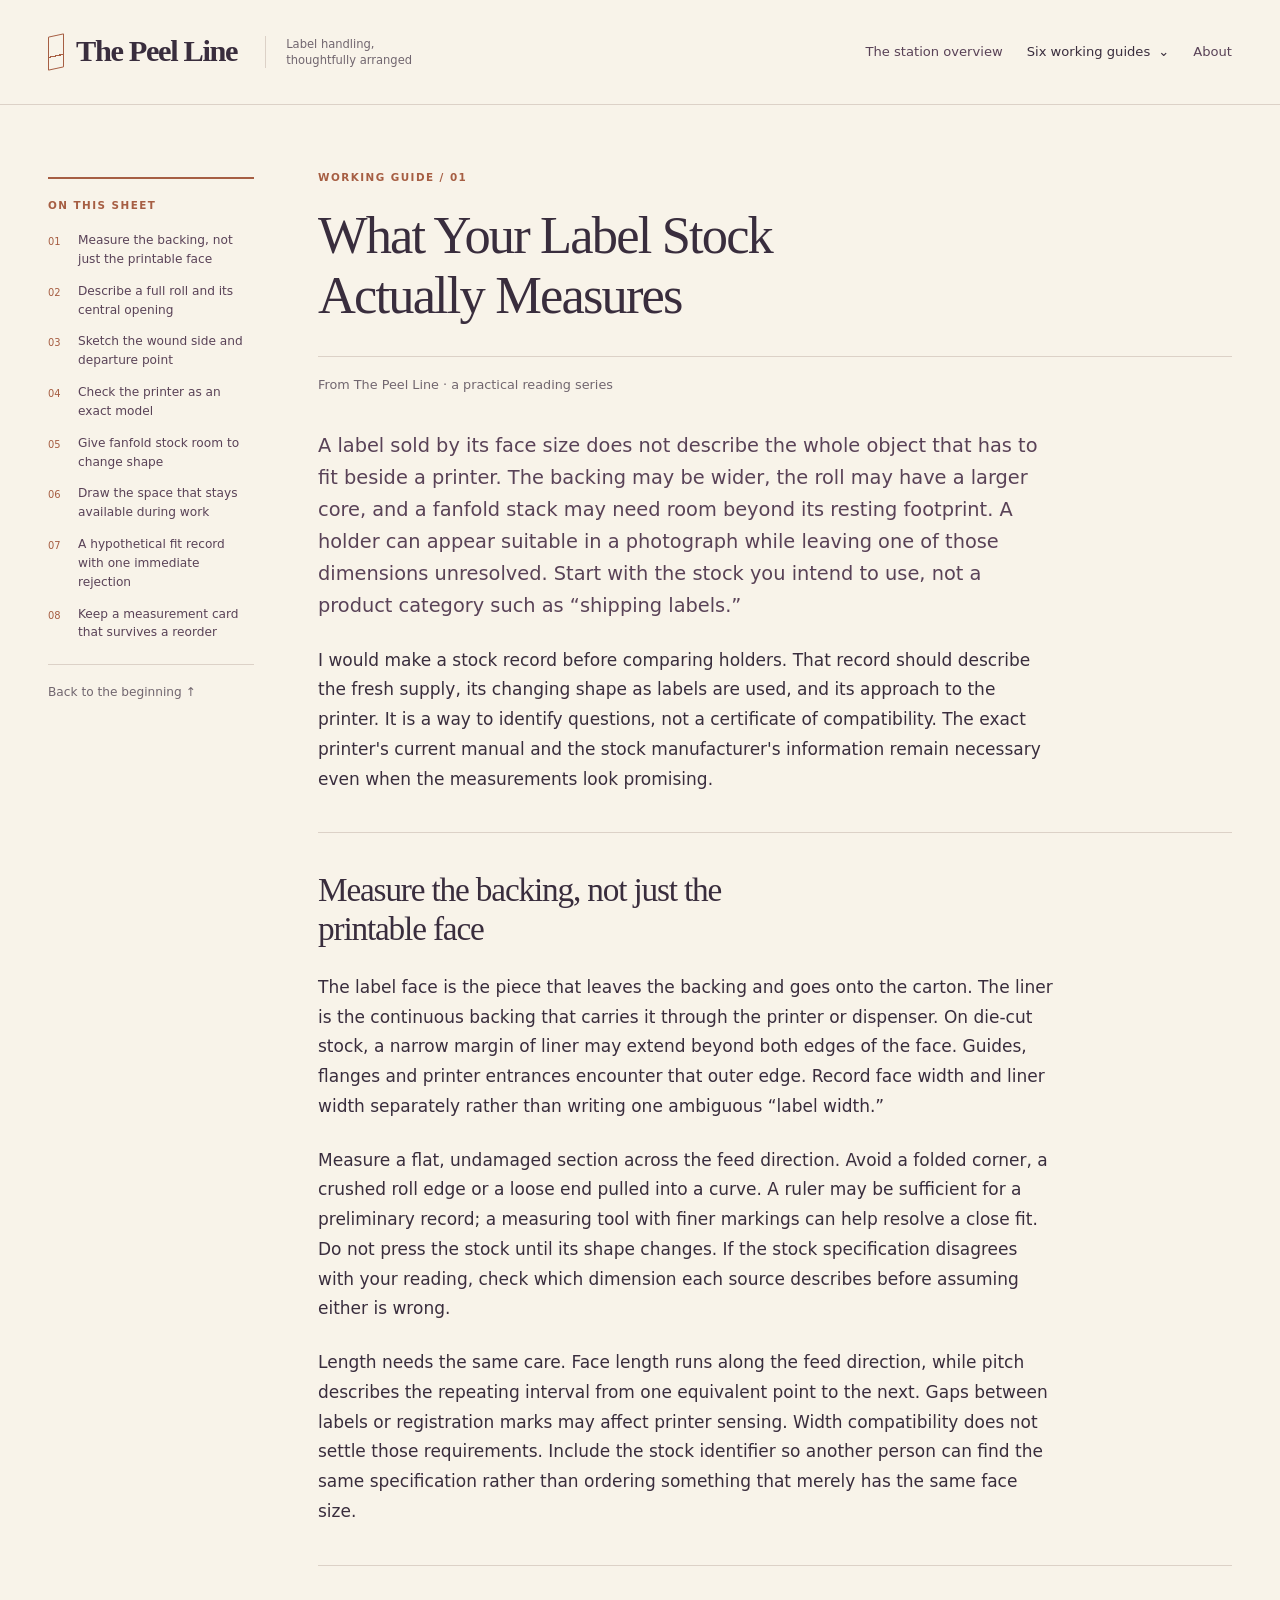
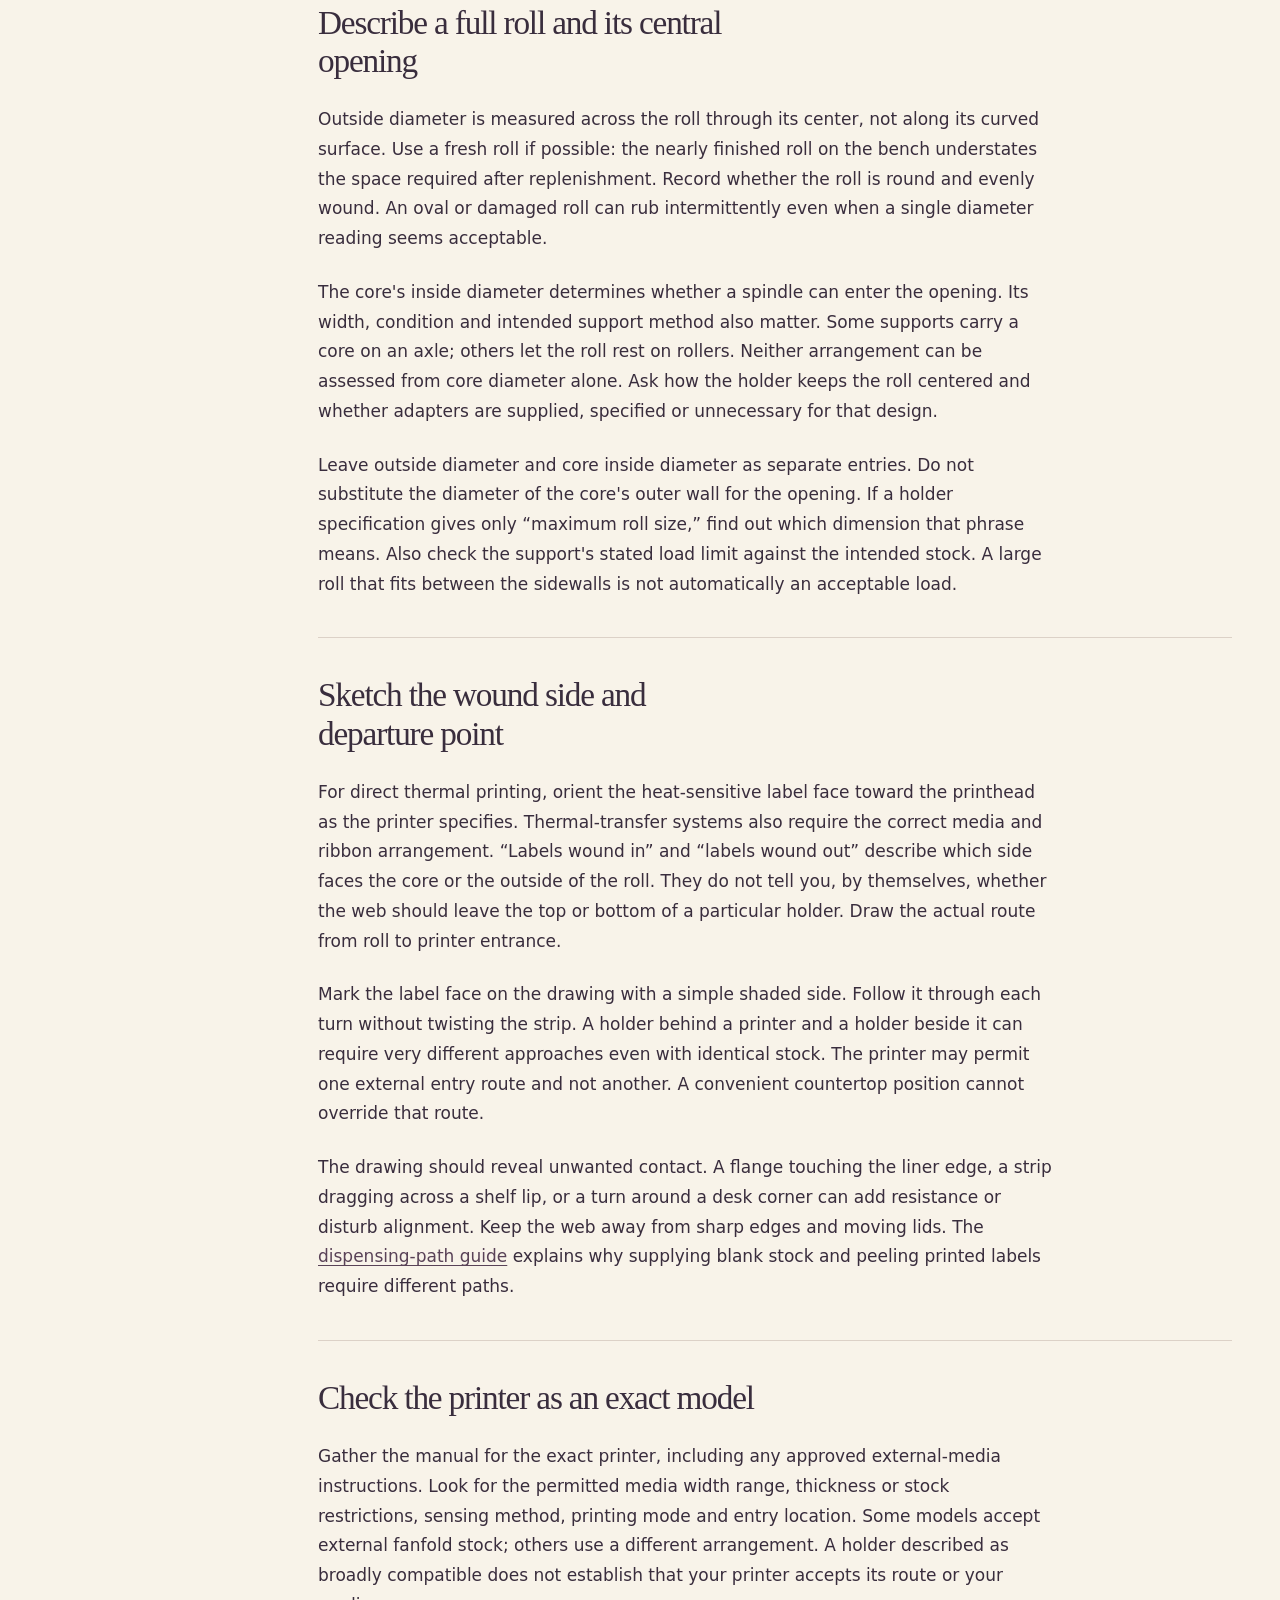
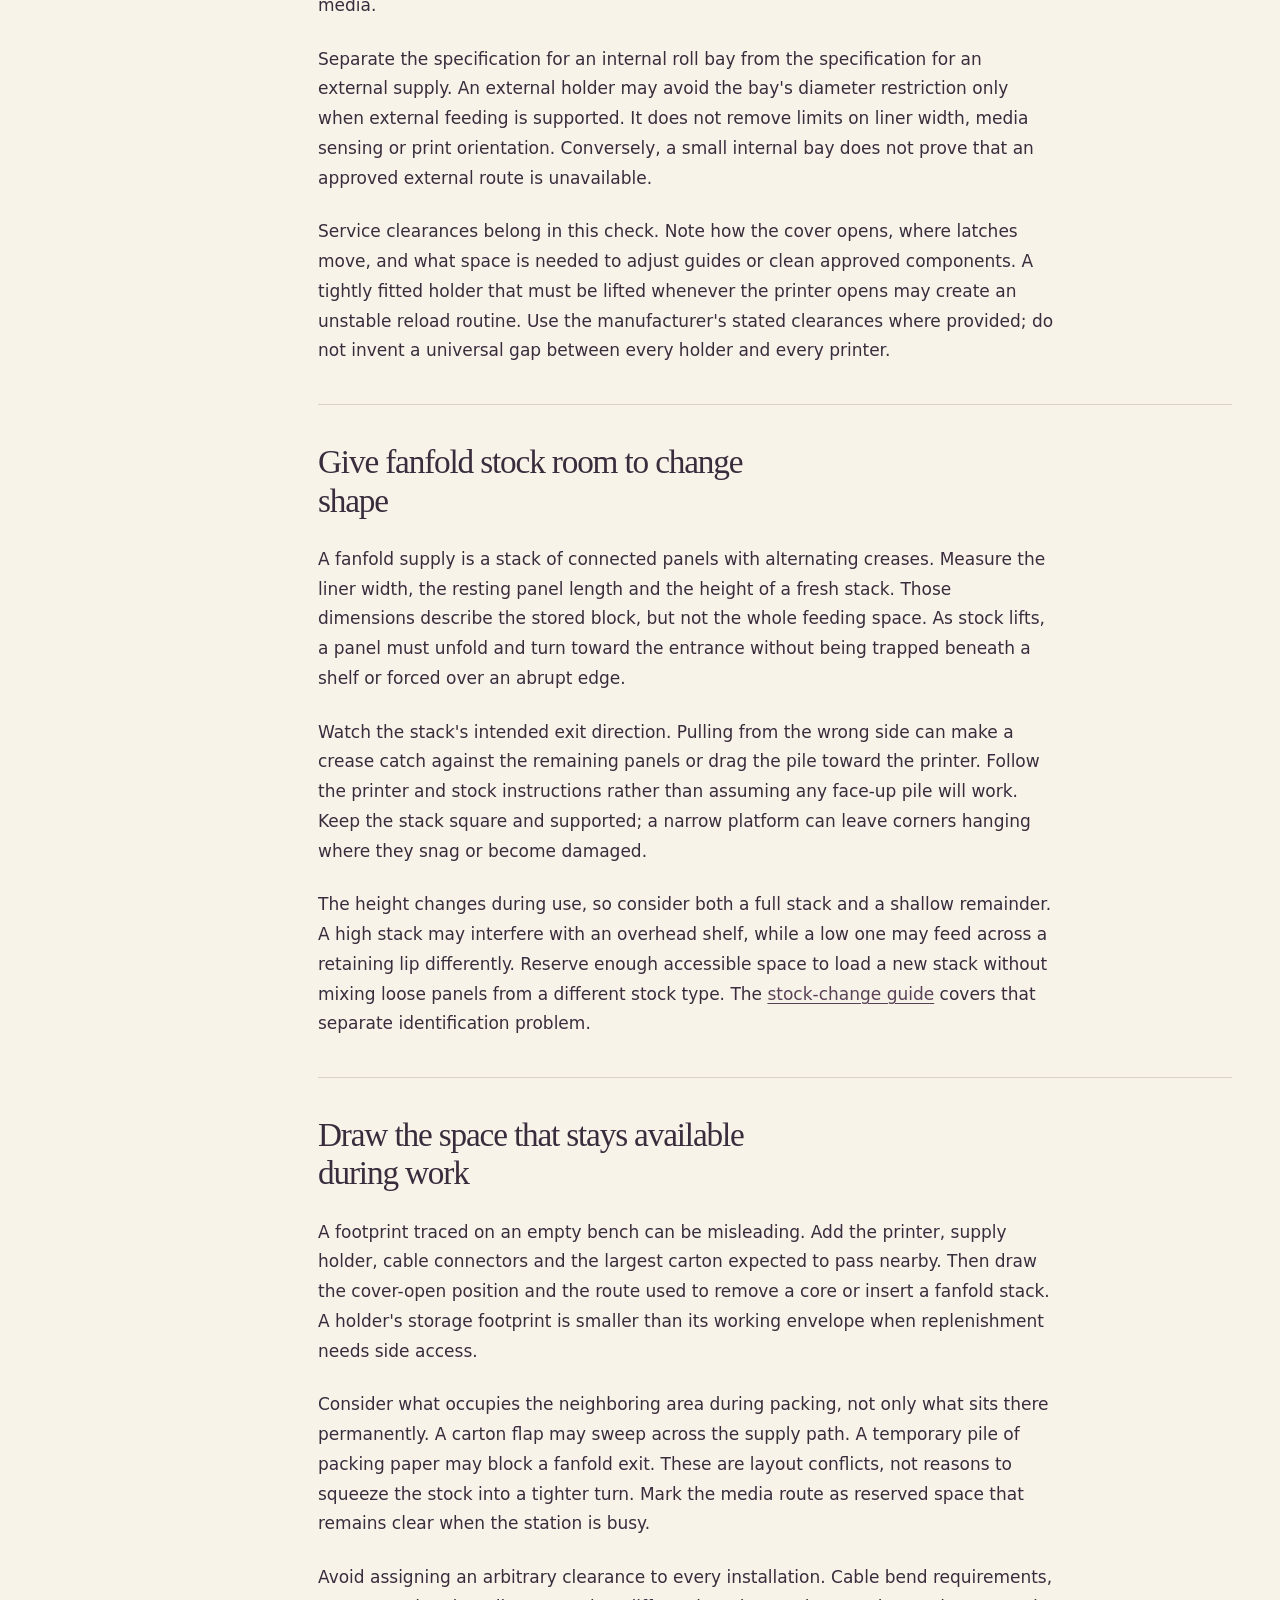
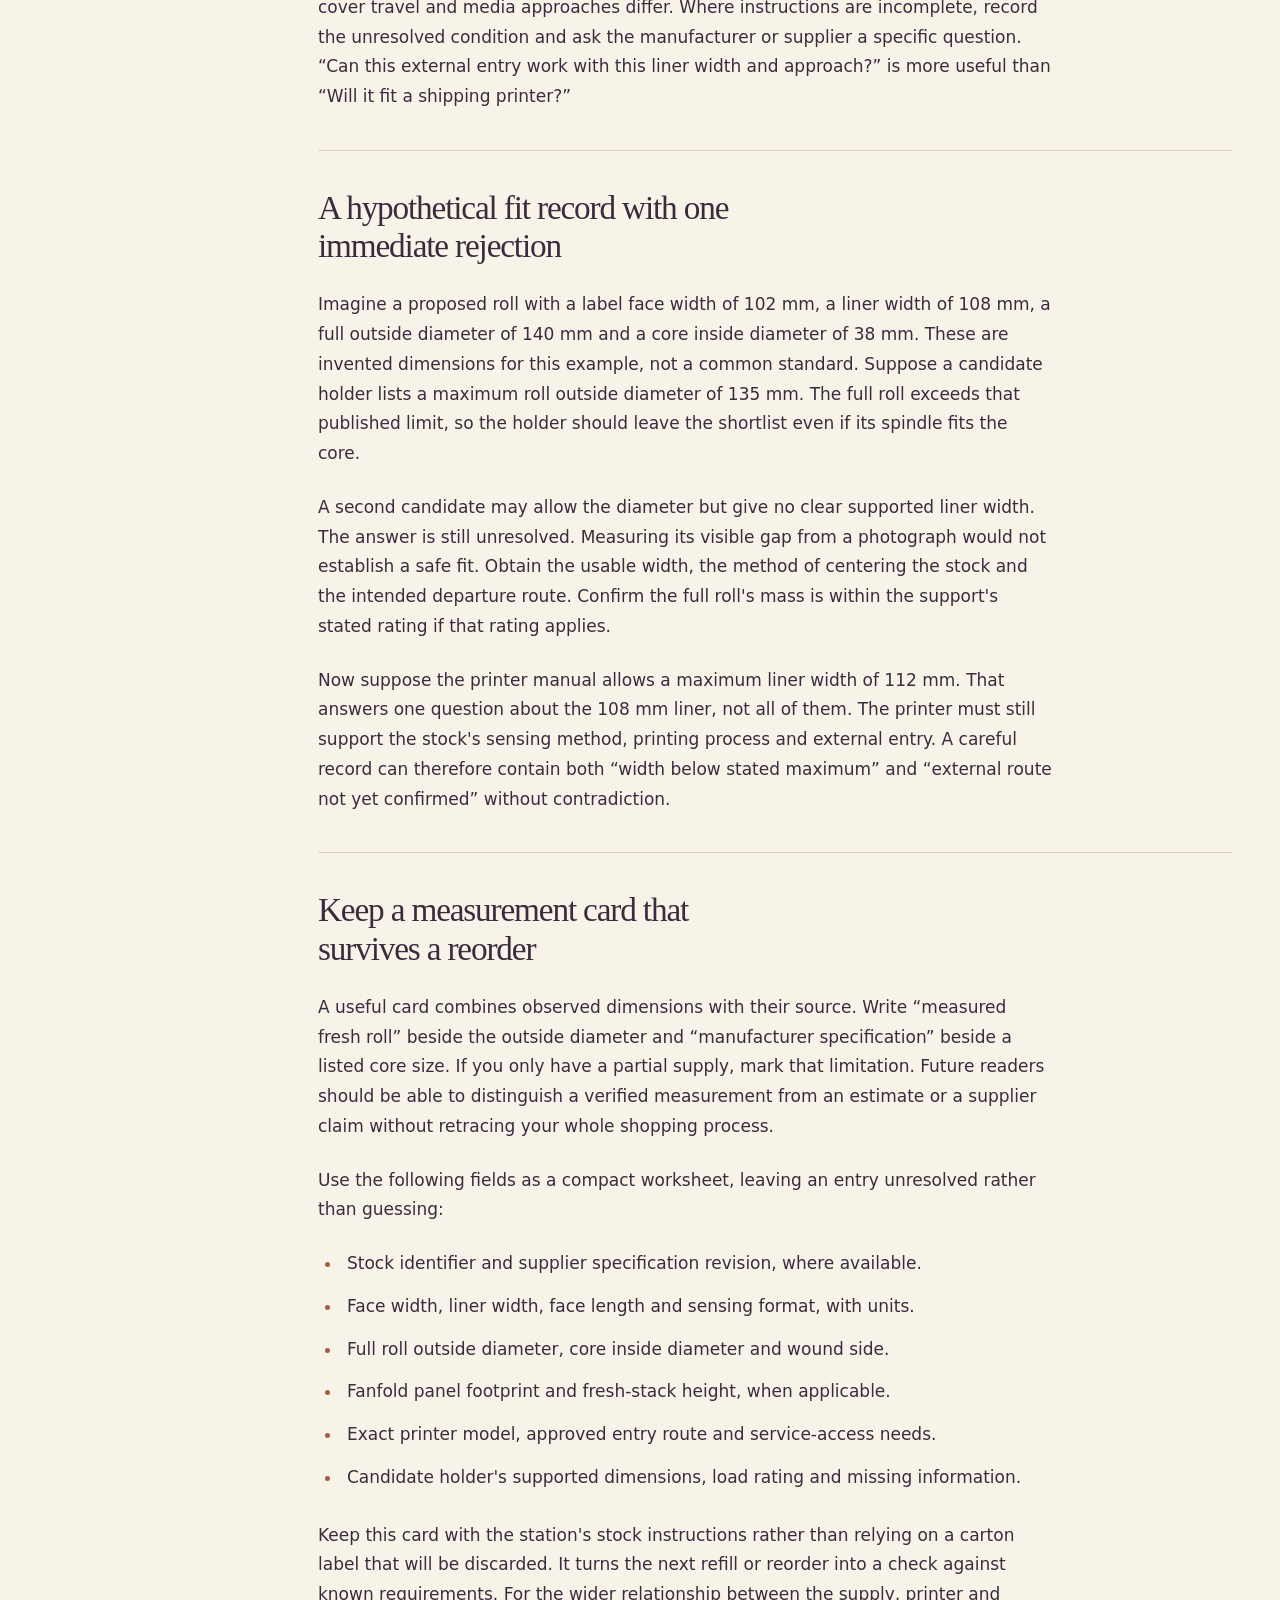
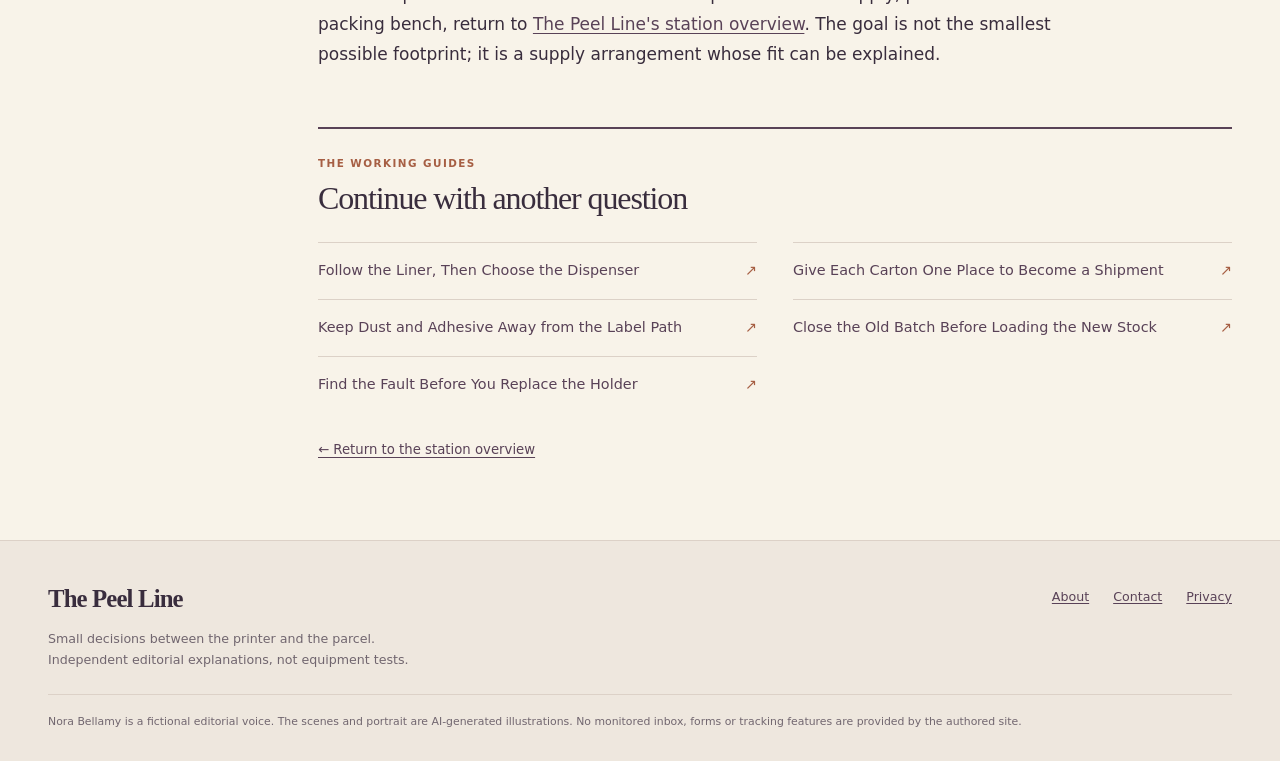
<file: public/measure-the-roll-and-fanfold-stack.html>
<!doctype html>
<html lang="en"><head><meta charset="utf-8"><meta name="viewport" content="width=device-width, initial-scale=1"><title>What Your Label Stock Actually Measures | The Peel Line</title><meta name="description" content="Build a useful label-stock fit record by measuring the liner, roll, core and fanfold stack, then checking the printer&#x27;s specified media path."><link rel="canonical" href="https://peel-line-820-ufqm5.kinsta.page/measure-the-roll-and-fanfold-stack.html"><meta property="og:type" content="article"><meta property="og:site_name" content="The Peel Line"><meta property="og:title" content="What Your Label Stock Actually Measures | The Peel Line"><meta property="og:description" content="Build a useful label-stock fit record by measuring the liner, roll, core and fanfold stack, then checking the printer&#x27;s specified media path."><meta property="og:url" content="https://peel-line-820-ufqm5.kinsta.page/measure-the-roll-and-fanfold-stack.html"><meta property="og:image" content="https://peel-line-820-ufqm5.kinsta.page/assets/nora-bellamy-fictional-editor.webp"><meta name="twitter:card" content="summary_large_image"><meta name="referrer" content="strict-origin-when-cross-origin"><link rel="icon" href="data:image/svg+xml,%3Csvg xmlns=%27http://www.w3.org/2000/svg%27 viewBox=%270 0 64 64%27%3E%3Crect width=%2764%27 height=%2764%27 rx=%2714%27 fill=%27%234b354b%27/%3E%3Cpath d=%27M18 14h18a12 12 0 010 24H26v12h-8V14zm8 8v8h10a4 4 0 000-8H26z%27 fill=%27%23f8f3e9%27/%3E%3C/svg%3E"><link rel="stylesheet" href="assets/styles.css"><script src="assets/app.js" defer></script><script type="application/ld+json">{"@context":"https://schema.org","@type":"Article","description":"Build a useful label-stock fit record by measuring the liner, roll, core and fanfold stack, then checking the printer's specified media path.","headline":"What Your Label Stock Actually Measures","isPartOf":{"@type":"WebSite","name":"The Peel Line","url":"https://peel-line-820-ufqm5.kinsta.page/index.html"},"url":"https://peel-line-820-ufqm5.kinsta.page/measure-the-roll-and-fanfold-stack.html"}</script></head><body class="page-guide" data-page="measure-the-roll-and-fanfold-stack"><a class="skip-link" href="#article">Skip to the article</a><header class="masthead"><div class="masthead-inner"><a class="wordmark" href="index.html"><span class="wordmark-line" aria-hidden="true"></span>The Peel Line</a><span class="masthead-descriptor">Label handling, thoughtfully arranged</span><button class="menu-toggle" type="button" aria-controls="site-nav" aria-expanded="false">Menu <span aria-hidden="true">+</span></button><nav id="site-nav" class="site-nav" aria-label="Main navigation"><a href="index.html">The station overview</a><div class="guide-dropdown"><button class="guide-toggle" type="button" aria-controls="guide-panel" aria-expanded="false">Six working guides <span aria-hidden="true">⌄</span></button><ul id="guide-panel" class="guide-panel" hidden><li><a href="measure-the-roll-and-fanfold-stack.html">What Your Label Stock Actually Measures</a></li><li><a href="choose-a-dispensing-path.html">Follow the Liner, Then Choose the Dispenser</a></li><li><a href="place-the-station-in-the-pack-sequence.html">Give Each Carton One Place to Become a Shipment</a></li><li><a href="keep-adhesive-and-dust-under-control.html">Keep Dust and Adhesive Away from the Label Path</a></li><li><a href="change-label-stock-without-a-mix-up.html">Close the Old Batch Before Loading the New Stock</a></li><li><a href="decide-what-to-fix-before-you-buy.html">Find the Fault Before You Replace the Holder</a></li></ul></div><a href="about.html">About</a></nav></div></header><main class="editorial-layout"><aside class="contents" aria-label="Article contents"><p class="contents-label">On this sheet</p><ol><li><a href="#measure-the-backing-not-just-the-printable-face">Measure the backing, not just the printable face</a></li><li><a href="#describe-a-full-roll-and-its-central-opening">Describe a full roll and its central opening</a></li><li><a href="#sketch-the-wound-side-and-departure-point">Sketch the wound side and departure point</a></li><li><a href="#check-the-printer-as-an-exact-model">Check the printer as an exact model</a></li><li><a href="#give-fanfold-stock-room-to-change-shape">Give fanfold stock room to change shape</a></li><li><a href="#draw-the-space-that-stays-available-during-work">Draw the space that stays available during work</a></li><li><a href="#a-hypothetical-fit-record-with-one-immediate-rejection">A hypothetical fit record with one immediate rejection</a></li><li><a href="#keep-a-measurement-card-that-survives-a-reorder">Keep a measurement card that survives a reorder</a></li></ol><a class="contents-top" href="#article">Back to the beginning ↑</a></aside><div class="reading-column"><article id="article" data-source-sha256="60e72de893c987ca9263e78cda208473c1e7b894197acb7a9f05bdaeefb118ef"><header class="article-header"><p class="eyebrow" data-prose-exclude>Working guide / 01</p><h1>What Your Label Stock Actually Measures</h1><p class="article-context" data-prose-exclude>From The Peel Line · a practical reading series</p></header><div class="article-intro">
<p>A label sold by its face size does not describe the whole object that has to fit beside a printer. The backing may be wider, the roll may have a larger core, and a fanfold stack may need room beyond its resting footprint. A holder can appear suitable in a photograph while leaving one of those dimensions unresolved. Start with the stock you intend to use, not a product category such as “shipping labels.”</p>
<p>I would make a stock record before comparing holders. That record should describe the fresh supply, its changing shape as labels are used, and its approach to the printer. It is a way to identify questions, not a certificate of compatibility. The exact printer's current manual and the stock manufacturer's information remain necessary even when the measurements look promising.</p>
</div><section class="article-section" id="measure-the-backing-not-just-the-printable-face"><h2>Measure the backing, not just the printable face</h2>
<p>The label face is the piece that leaves the backing and goes onto the carton. The liner is the continuous backing that carries it through the printer or dispenser. On die-cut stock, a narrow margin of liner may extend beyond both edges of the face. Guides, flanges and printer entrances encounter that outer edge. Record face width and liner width separately rather than writing one ambiguous “label width.”</p>
<p>Measure a flat, undamaged section across the feed direction. Avoid a folded corner, a crushed roll edge or a loose end pulled into a curve. A ruler may be sufficient for a preliminary record; a measuring tool with finer markings can help resolve a close fit. Do not press the stock until its shape changes. If the stock specification disagrees with your reading, check which dimension each source describes before assuming either is wrong.</p>
<p>Length needs the same care. Face length runs along the feed direction, while pitch describes the repeating interval from one equivalent point to the next. Gaps between labels or registration marks may affect printer sensing. Width compatibility does not settle those requirements. Include the stock identifier so another person can find the same specification rather than ordering something that merely has the same face size.</p>
</section><section class="article-section" id="describe-a-full-roll-and-its-central-opening"><h2>Describe a full roll and its central opening</h2>
<p>Outside diameter is measured across the roll through its center, not along its curved surface. Use a fresh roll if possible: the nearly finished roll on the bench understates the space required after replenishment. Record whether the roll is round and evenly wound. An oval or damaged roll can rub intermittently even when a single diameter reading seems acceptable.</p>
<p>The core's inside diameter determines whether a spindle can enter the opening. Its width, condition and intended support method also matter. Some supports carry a core on an axle; others let the roll rest on rollers. Neither arrangement can be assessed from core diameter alone. Ask how the holder keeps the roll centered and whether adapters are supplied, specified or unnecessary for that design.</p>
<p>Leave outside diameter and core inside diameter as separate entries. Do not substitute the diameter of the core's outer wall for the opening. If a holder specification gives only “maximum roll size,” find out which dimension that phrase means. Also check the support's stated load limit against the intended stock. A large roll that fits between the sidewalls is not automatically an acceptable load.</p>
</section><section class="article-section" id="sketch-the-wound-side-and-departure-point"><h2>Sketch the wound side and departure point</h2>
<p>For direct thermal printing, orient the heat-sensitive label face toward the printhead as the printer specifies. Thermal-transfer systems also require the correct media and ribbon arrangement. “Labels wound in” and “labels wound out” describe which side faces the core or the outside of the roll. They do not tell you, by themselves, whether the web should leave the top or bottom of a particular holder. Draw the actual route from roll to printer entrance.</p>
<p>Mark the label face on the drawing with a simple shaded side. Follow it through each turn without twisting the strip. A holder behind a printer and a holder beside it can require very different approaches even with identical stock. The printer may permit one external entry route and not another. A convenient countertop position cannot override that route.</p>
<p>The drawing should reveal unwanted contact. A flange touching the liner edge, a strip dragging across a shelf lip, or a turn around a desk corner can add resistance or disturb alignment. Keep the web away from sharp edges and moving lids. The <a href="./choose-a-dispensing-path.html">dispensing-path guide</a> explains why supplying blank stock and peeling printed labels require different paths.</p>
</section><section class="article-section" id="check-the-printer-as-an-exact-model"><h2>Check the printer as an exact model</h2>
<p>Gather the manual for the exact printer, including any approved external-media instructions. Look for the permitted media width range, thickness or stock restrictions, sensing method, printing mode and entry location. Some models accept external fanfold stock; others use a different arrangement. A holder described as broadly compatible does not establish that your printer accepts its route or your media.</p>
<p>Separate the specification for an internal roll bay from the specification for an external supply. An external holder may avoid the bay's diameter restriction only when external feeding is supported. It does not remove limits on liner width, media sensing or print orientation. Conversely, a small internal bay does not prove that an approved external route is unavailable.</p>
<p>Service clearances belong in this check. Note how the cover opens, where latches move, and what space is needed to adjust guides or clean approved components. A tightly fitted holder that must be lifted whenever the printer opens may create an unstable reload routine. Use the manufacturer's stated clearances where provided; do not invent a universal gap between every holder and every printer.</p>
</section><section class="article-section" id="give-fanfold-stock-room-to-change-shape"><h2>Give fanfold stock room to change shape</h2>
<p>A fanfold supply is a stack of connected panels with alternating creases. Measure the liner width, the resting panel length and the height of a fresh stack. Those dimensions describe the stored block, but not the whole feeding space. As stock lifts, a panel must unfold and turn toward the entrance without being trapped beneath a shelf or forced over an abrupt edge.</p>
<p>Watch the stack's intended exit direction. Pulling from the wrong side can make a crease catch against the remaining panels or drag the pile toward the printer. Follow the printer and stock instructions rather than assuming any face-up pile will work. Keep the stack square and supported; a narrow platform can leave corners hanging where they snag or become damaged.</p>
<p>The height changes during use, so consider both a full stack and a shallow remainder. A high stack may interfere with an overhead shelf, while a low one may feed across a retaining lip differently. Reserve enough accessible space to load a new stack without mixing loose panels from a different stock type. The <a href="./change-label-stock-without-a-mix-up.html">stock-change guide</a> covers that separate identification problem.</p>
</section><section class="article-section" id="draw-the-space-that-stays-available-during-work"><h2>Draw the space that stays available during work</h2>
<p>A footprint traced on an empty bench can be misleading. Add the printer, supply holder, cable connectors and the largest carton expected to pass nearby. Then draw the cover-open position and the route used to remove a core or insert a fanfold stack. A holder's storage footprint is smaller than its working envelope when replenishment needs side access.</p>
<p>Consider what occupies the neighboring area during packing, not only what sits there permanently. A carton flap may sweep across the supply path. A temporary pile of packing paper may block a fanfold exit. These are layout conflicts, not reasons to squeeze the stock into a tighter turn. Mark the media route as reserved space that remains clear when the station is busy.</p>
<p>Avoid assigning an arbitrary clearance to every installation. Cable bend requirements, cover travel and media approaches differ. Where instructions are incomplete, record the unresolved condition and ask the manufacturer or supplier a specific question. “Can this external entry work with this liner width and approach?” is more useful than “Will it fit a shipping printer?”</p>
</section><section class="article-section" id="a-hypothetical-fit-record-with-one-immediate-rejection"><h2>A hypothetical fit record with one immediate rejection</h2>
<p>Imagine a proposed roll with a label face width of 102 mm, a liner width of 108 mm, a full outside diameter of 140 mm and a core inside diameter of 38 mm. These are invented dimensions for this example, not a common standard. Suppose a candidate holder lists a maximum roll outside diameter of 135 mm. The full roll exceeds that published limit, so the holder should leave the shortlist even if its spindle fits the core.</p>
<p>A second candidate may allow the diameter but give no clear supported liner width. The answer is still unresolved. Measuring its visible gap from a photograph would not establish a safe fit. Obtain the usable width, the method of centering the stock and the intended departure route. Confirm the full roll's mass is within the support's stated rating if that rating applies.</p>
<p>Now suppose the printer manual allows a maximum liner width of 112 mm. That answers one question about the 108 mm liner, not all of them. The printer must still support the stock's sensing method, printing process and external entry. A careful record can therefore contain both “width below stated maximum” and “external route not yet confirmed” without contradiction.</p>
</section><section class="article-section" id="keep-a-measurement-card-that-survives-a-reorder"><h2>Keep a measurement card that survives a reorder</h2>
<p>A useful card combines observed dimensions with their source. Write “measured fresh roll” beside the outside diameter and “manufacturer specification” beside a listed core size. If you only have a partial supply, mark that limitation. Future readers should be able to distinguish a verified measurement from an estimate or a supplier claim without retracing your whole shopping process.</p>
<p>Use the following fields as a compact worksheet, leaving an entry unresolved rather than guessing:</p>
<ul>
<li>Stock identifier and supplier specification revision, where available.</li>
<li>Face width, liner width, face length and sensing format, with units.</li>
<li>Full roll outside diameter, core inside diameter and wound side.</li>
<li>Fanfold panel footprint and fresh-stack height, when applicable.</li>
<li>Exact printer model, approved entry route and service-access needs.</li>
<li>Candidate holder's supported dimensions, load rating and missing information.</li>
</ul>
<p>Keep this card with the station's stock instructions rather than relying on a carton label that will be discarded. It turns the next refill or reorder into a check against known requirements. For the wider relationship between the supply, printer and packing bench, return to <a href="./index.html">The Peel Line's station overview</a>. The goal is not the smallest possible footprint; it is a supply arrangement whose fit can be explained.</p></section></article><aside class="guide-mesh" aria-labelledby="mesh-heading"><div class="mesh-lead"><p class="eyebrow">The working guides</p><h2 id="mesh-heading">Continue with another question</h2></div><nav aria-label="Related working guides"><ul><li><a href="choose-a-dispensing-path.html">Follow the Liner, Then Choose the Dispenser</a></li><li><a href="place-the-station-in-the-pack-sequence.html">Give Each Carton One Place to Become a Shipment</a></li><li><a href="keep-adhesive-and-dust-under-control.html">Keep Dust and Adhesive Away from the Label Path</a></li><li><a href="change-label-stock-without-a-mix-up.html">Close the Old Batch Before Loading the New Stock</a></li><li><a href="decide-what-to-fix-before-you-buy.html">Find the Fault Before You Replace the Holder</a></li></ul></nav><a class="return-link" href="index.html">← Return to the station overview</a></aside></div></main><footer class="site-footer"><div class="footer-inner"><div><a class="footer-brand" href="index.html">The Peel Line</a><p>Small decisions between the printer and the parcel.<br>Independent editorial explanations, not equipment tests.</p></div><nav aria-label="Publication information"><a href="about.html">About</a><a href="contact.html">Contact</a><a href="privacy.html">Privacy</a></nav><p class="footer-disclosure">Nora Bellamy is a fictional editorial voice. The scenes and portrait are AI-generated illustrations. No monitored inbox, forms or tracking features are provided by the authored site.</p></div></footer></body></html>
</file>
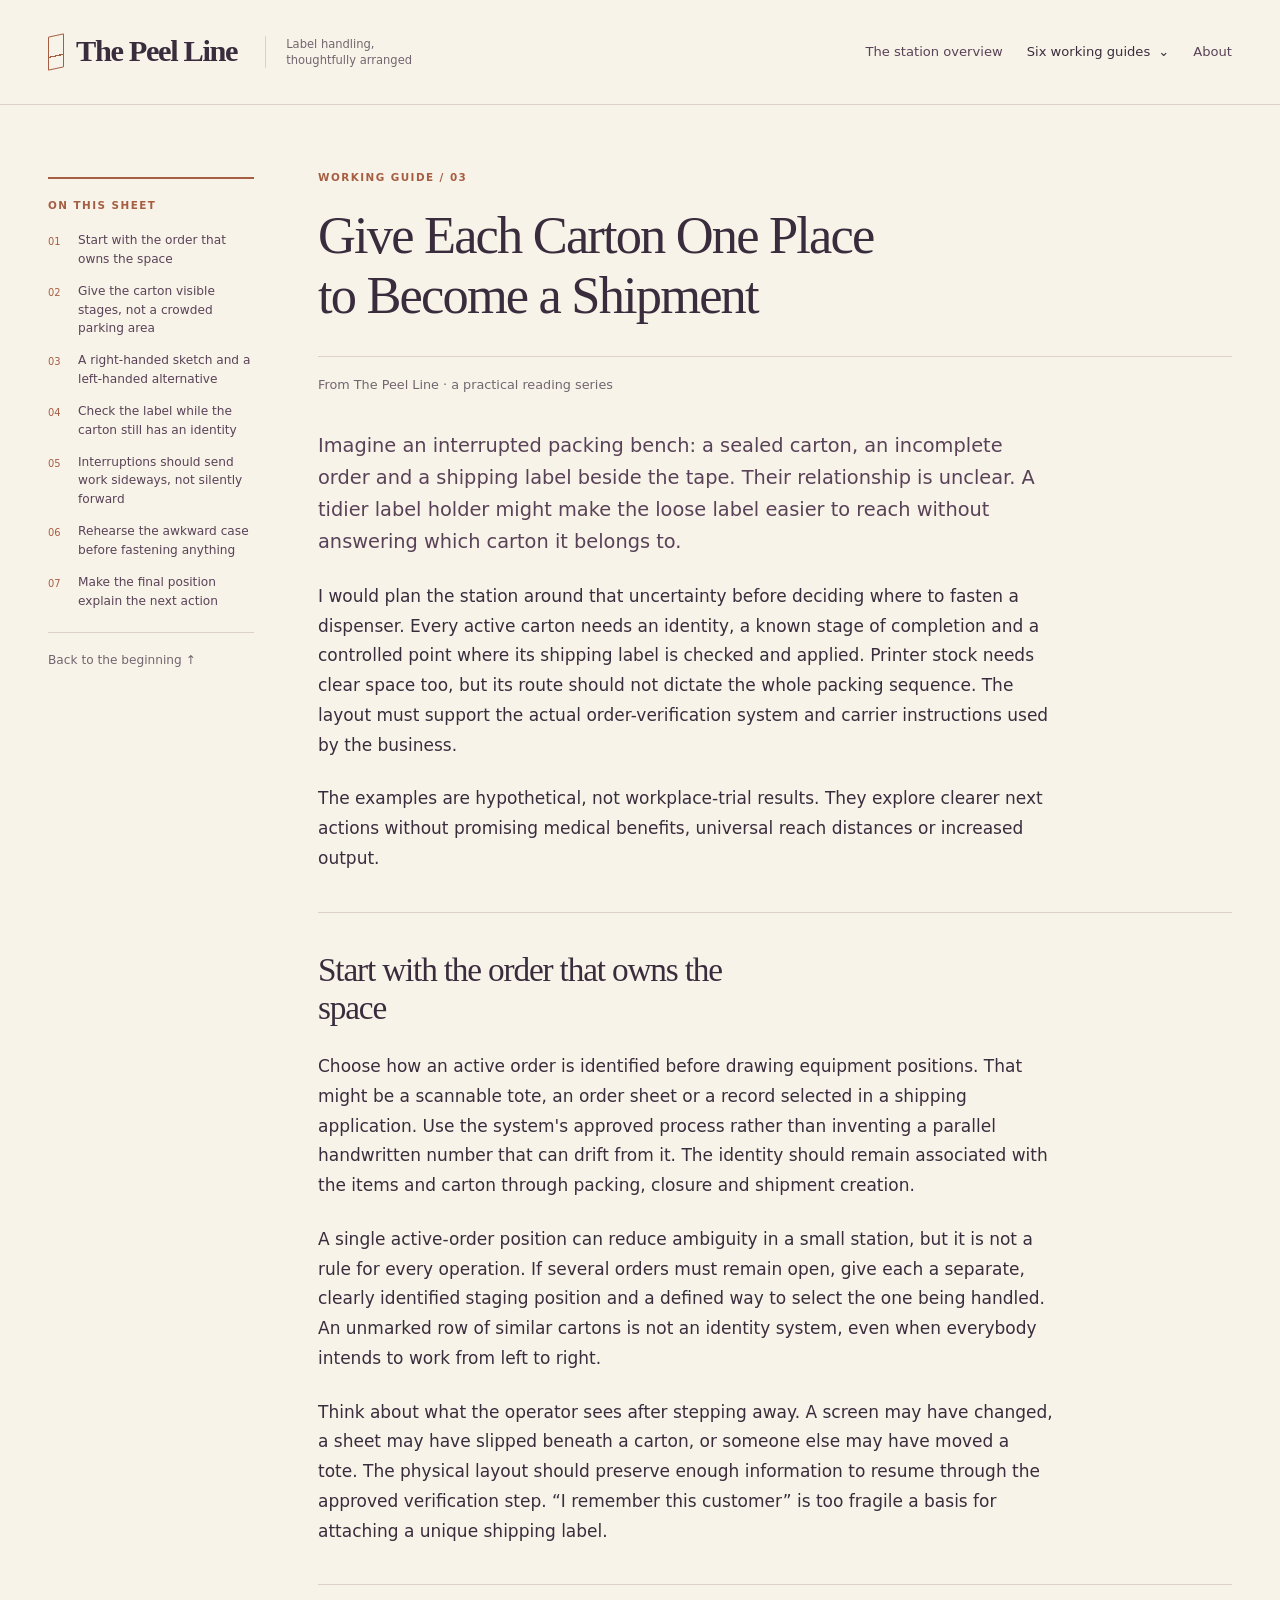
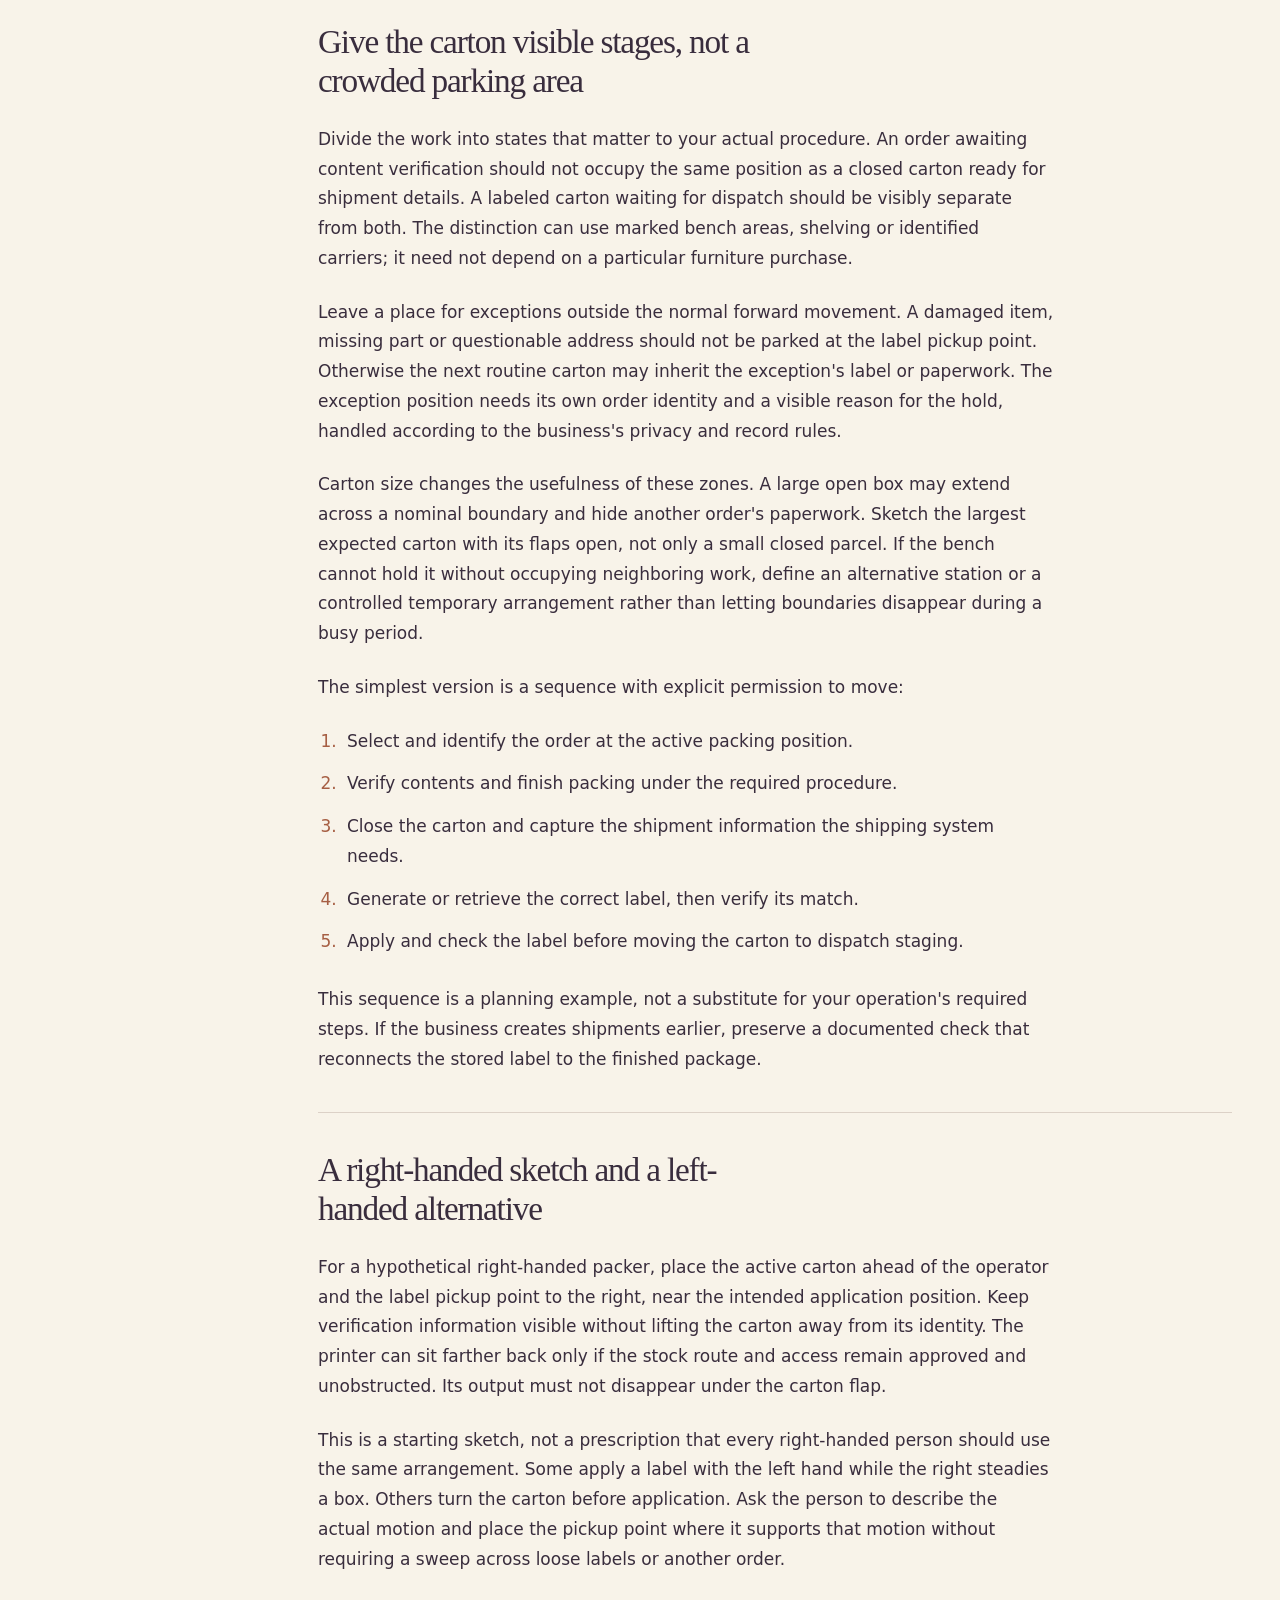
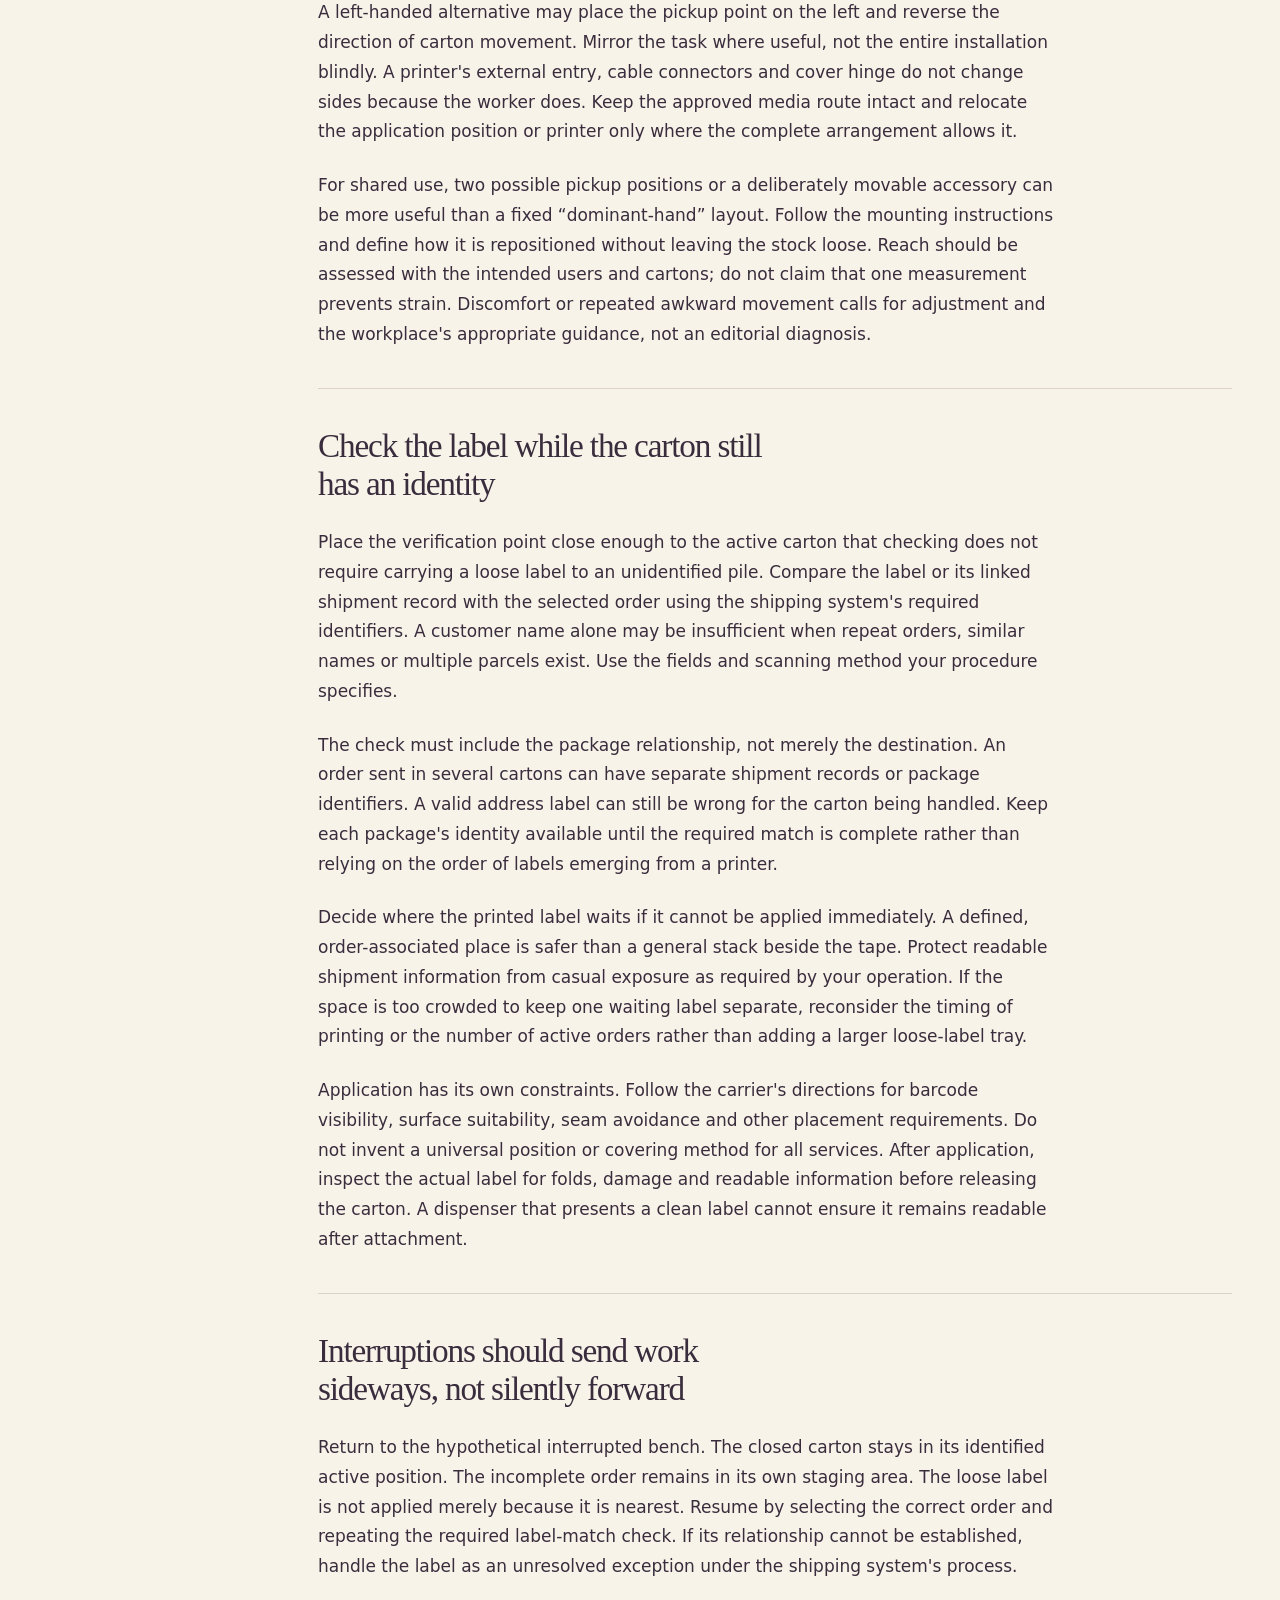
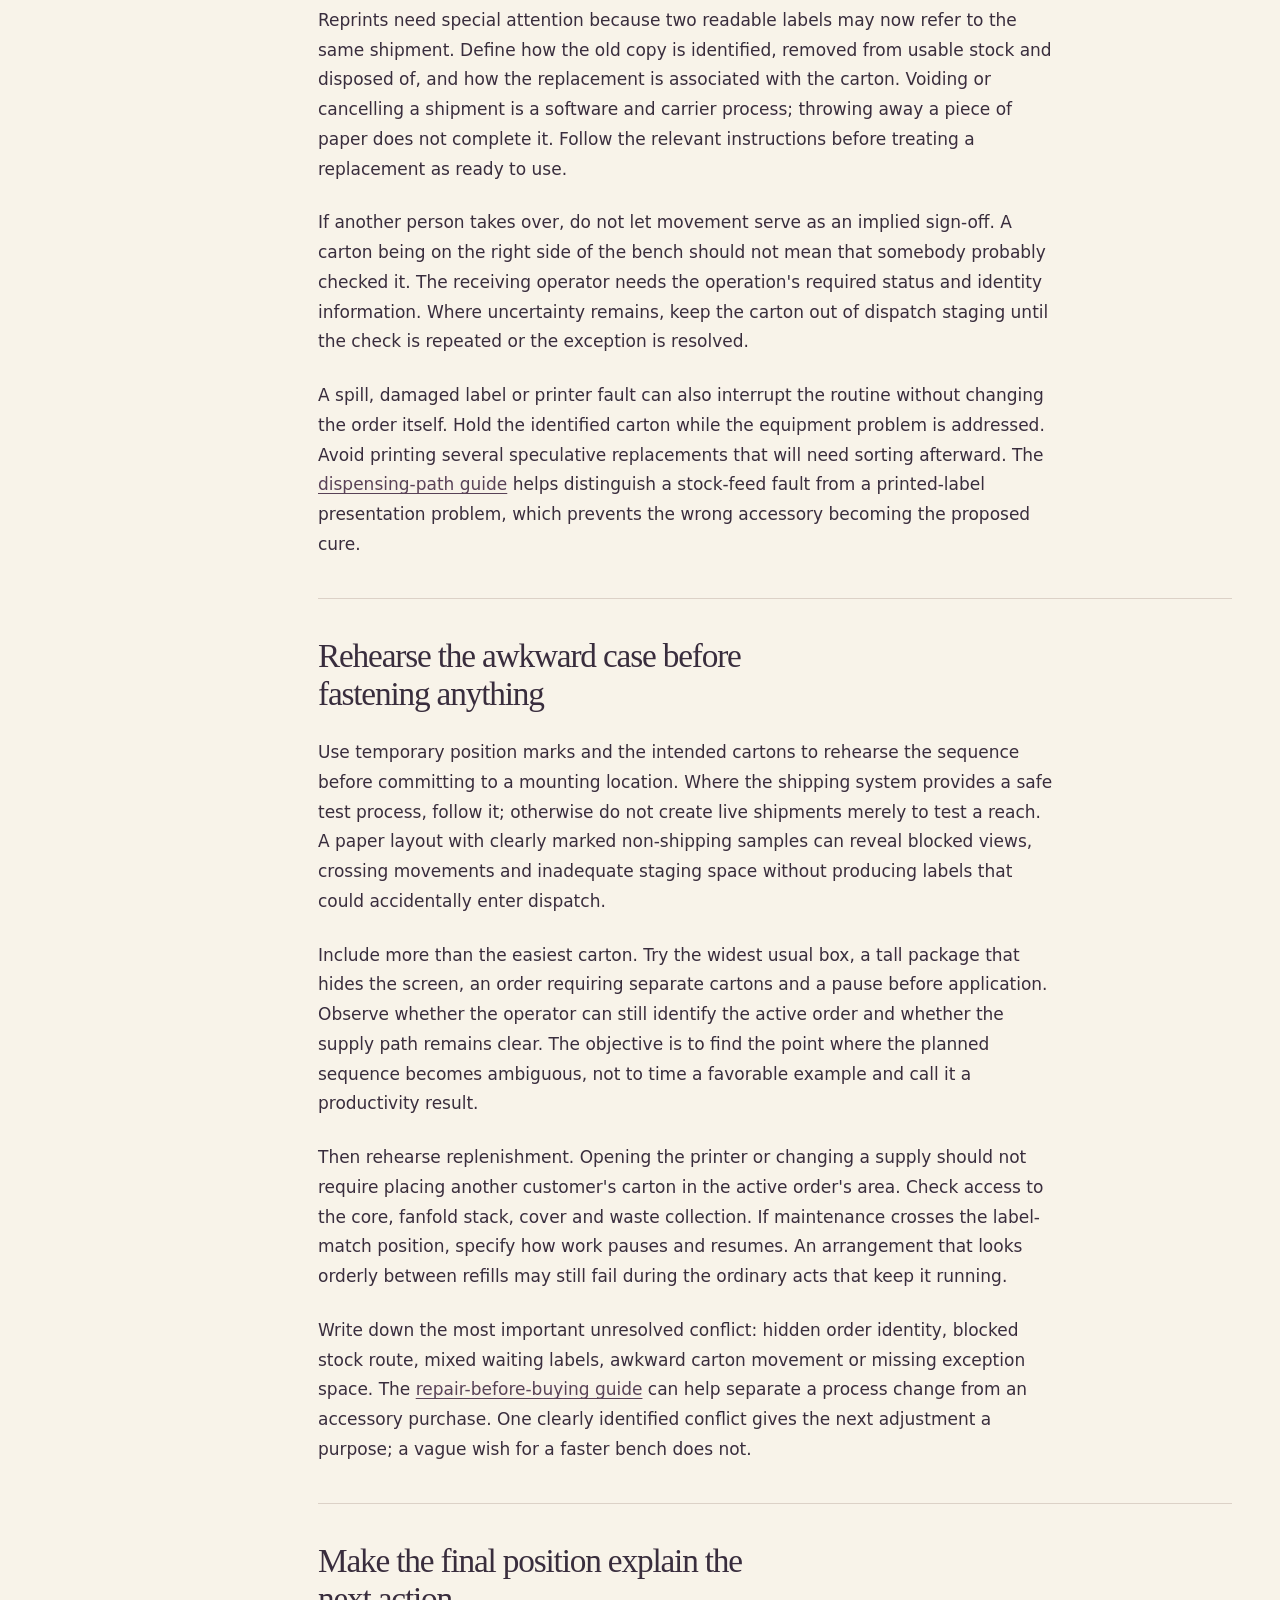
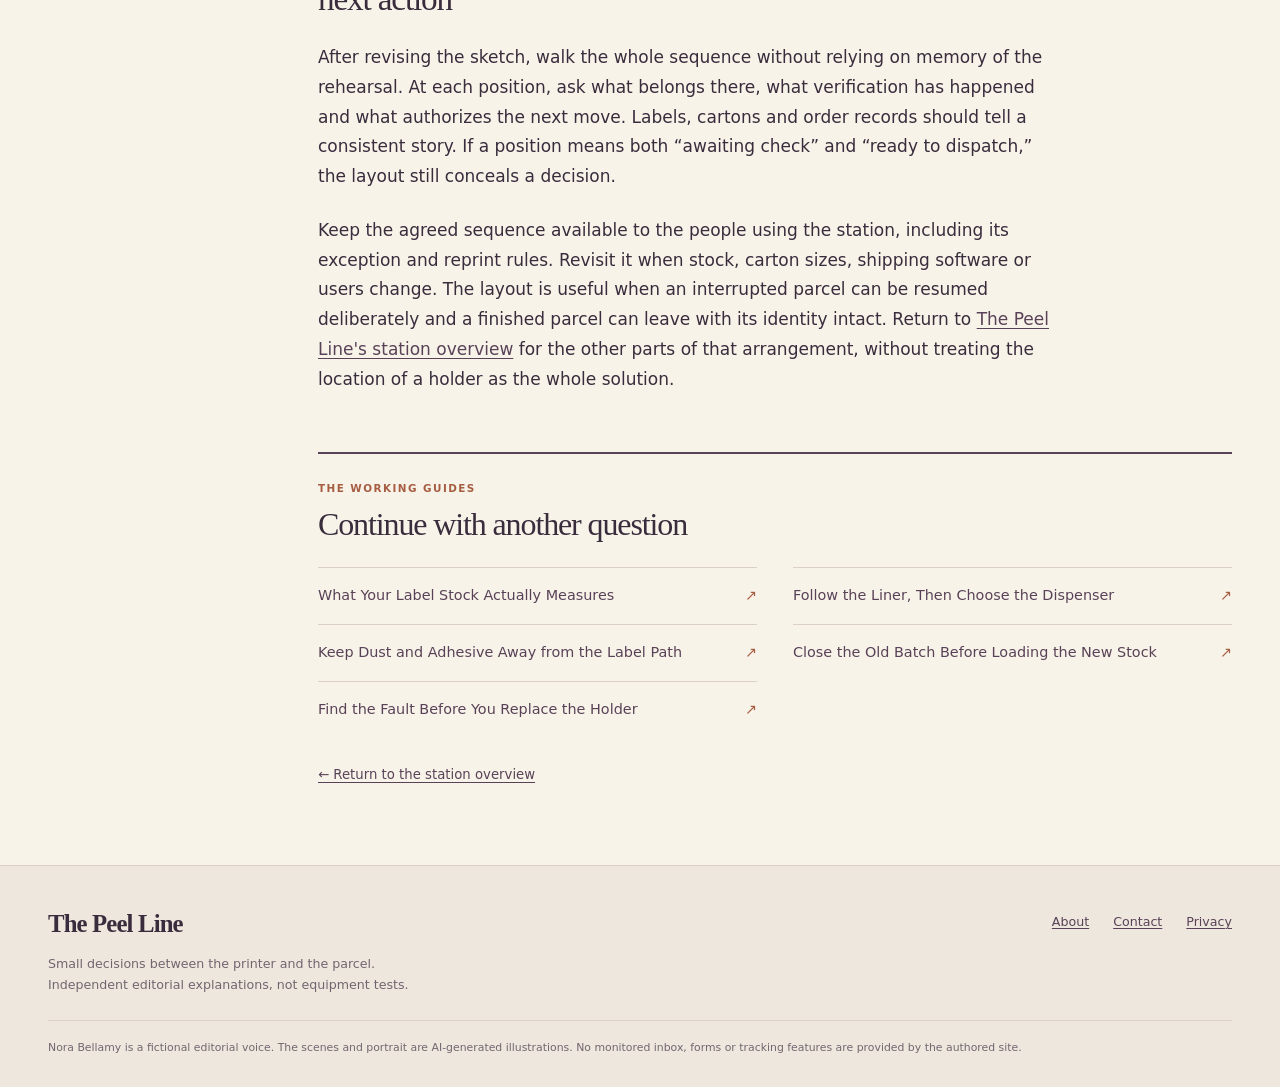
<file: public/place-the-station-in-the-pack-sequence.html>
<!doctype html>
<html lang="en"><head><meta charset="utf-8"><meta name="viewport" content="width=device-width, initial-scale=1"><title>Give Each Carton One Place to Become a Shipment | The Peel Line</title><meta name="description" content="Arrange order verification, carton staging, label pickup and application so interruptions and handedness changes do not break the label-to-order match."><link rel="canonical" href="https://peel-line-820-ufqm5.kinsta.page/place-the-station-in-the-pack-sequence.html"><meta property="og:type" content="article"><meta property="og:site_name" content="The Peel Line"><meta property="og:title" content="Give Each Carton One Place to Become a Shipment | The Peel Line"><meta property="og:description" content="Arrange order verification, carton staging, label pickup and application so interruptions and handedness changes do not break the label-to-order match."><meta property="og:url" content="https://peel-line-820-ufqm5.kinsta.page/place-the-station-in-the-pack-sequence.html"><meta property="og:image" content="https://peel-line-820-ufqm5.kinsta.page/assets/nora-bellamy-fictional-editor.webp"><meta name="twitter:card" content="summary_large_image"><meta name="referrer" content="strict-origin-when-cross-origin"><link rel="icon" href="data:image/svg+xml,%3Csvg xmlns=%27http://www.w3.org/2000/svg%27 viewBox=%270 0 64 64%27%3E%3Crect width=%2764%27 height=%2764%27 rx=%2714%27 fill=%27%234b354b%27/%3E%3Cpath d=%27M18 14h18a12 12 0 010 24H26v12h-8V14zm8 8v8h10a4 4 0 000-8H26z%27 fill=%27%23f8f3e9%27/%3E%3C/svg%3E"><link rel="stylesheet" href="assets/styles.css"><script src="assets/app.js" defer></script><script type="application/ld+json">{"@context":"https://schema.org","@type":"Article","description":"Arrange order verification, carton staging, label pickup and application so interruptions and handedness changes do not break the label-to-order match.","headline":"Give Each Carton One Place to Become a Shipment","isPartOf":{"@type":"WebSite","name":"The Peel Line","url":"https://peel-line-820-ufqm5.kinsta.page/index.html"},"url":"https://peel-line-820-ufqm5.kinsta.page/place-the-station-in-the-pack-sequence.html"}</script></head><body class="page-guide" data-page="place-the-station-in-the-pack-sequence"><a class="skip-link" href="#article">Skip to the article</a><header class="masthead"><div class="masthead-inner"><a class="wordmark" href="index.html"><span class="wordmark-line" aria-hidden="true"></span>The Peel Line</a><span class="masthead-descriptor">Label handling, thoughtfully arranged</span><button class="menu-toggle" type="button" aria-controls="site-nav" aria-expanded="false">Menu <span aria-hidden="true">+</span></button><nav id="site-nav" class="site-nav" aria-label="Main navigation"><a href="index.html">The station overview</a><div class="guide-dropdown"><button class="guide-toggle" type="button" aria-controls="guide-panel" aria-expanded="false">Six working guides <span aria-hidden="true">⌄</span></button><ul id="guide-panel" class="guide-panel" hidden><li><a href="measure-the-roll-and-fanfold-stack.html">What Your Label Stock Actually Measures</a></li><li><a href="choose-a-dispensing-path.html">Follow the Liner, Then Choose the Dispenser</a></li><li><a href="place-the-station-in-the-pack-sequence.html">Give Each Carton One Place to Become a Shipment</a></li><li><a href="keep-adhesive-and-dust-under-control.html">Keep Dust and Adhesive Away from the Label Path</a></li><li><a href="change-label-stock-without-a-mix-up.html">Close the Old Batch Before Loading the New Stock</a></li><li><a href="decide-what-to-fix-before-you-buy.html">Find the Fault Before You Replace the Holder</a></li></ul></div><a href="about.html">About</a></nav></div></header><main class="editorial-layout"><aside class="contents" aria-label="Article contents"><p class="contents-label">On this sheet</p><ol><li><a href="#start-with-the-order-that-owns-the-space">Start with the order that owns the space</a></li><li><a href="#give-the-carton-visible-stages-not-a-crowded-parking-area">Give the carton visible stages, not a crowded parking area</a></li><li><a href="#a-right-handed-sketch-and-a-left-handed-alternative">A right-handed sketch and a left-handed alternative</a></li><li><a href="#check-the-label-while-the-carton-still-has-an-identity">Check the label while the carton still has an identity</a></li><li><a href="#interruptions-should-send-work-sideways-not-silently-forward">Interruptions should send work sideways, not silently forward</a></li><li><a href="#rehearse-the-awkward-case-before-fastening-anything">Rehearse the awkward case before fastening anything</a></li><li><a href="#make-the-final-position-explain-the-next-action">Make the final position explain the next action</a></li></ol><a class="contents-top" href="#article">Back to the beginning ↑</a></aside><div class="reading-column"><article id="article" data-source-sha256="1b927bfacc4e955e7faff6069a0526b7d3ae6bab01fc93907bd84e973d5b9cb0"><header class="article-header"><p class="eyebrow" data-prose-exclude>Working guide / 03</p><h1>Give Each Carton One Place to Become a Shipment</h1><p class="article-context" data-prose-exclude>From The Peel Line · a practical reading series</p></header><div class="article-intro">
<p>Imagine an interrupted packing bench: a sealed carton, an incomplete order and a shipping label beside the tape. Their relationship is unclear. A tidier label holder might make the loose label easier to reach without answering which carton it belongs to.</p>
<p>I would plan the station around that uncertainty before deciding where to fasten a dispenser. Every active carton needs an identity, a known stage of completion and a controlled point where its shipping label is checked and applied. Printer stock needs clear space too, but its route should not dictate the whole packing sequence. The layout must support the actual order-verification system and carrier instructions used by the business.</p>
<p>The examples are hypothetical, not workplace-trial results. They explore clearer next actions without promising medical benefits, universal reach distances or increased output.</p>
</div><section class="article-section" id="start-with-the-order-that-owns-the-space"><h2>Start with the order that owns the space</h2>
<p>Choose how an active order is identified before drawing equipment positions. That might be a scannable tote, an order sheet or a record selected in a shipping application. Use the system's approved process rather than inventing a parallel handwritten number that can drift from it. The identity should remain associated with the items and carton through packing, closure and shipment creation.</p>
<p>A single active-order position can reduce ambiguity in a small station, but it is not a rule for every operation. If several orders must remain open, give each a separate, clearly identified staging position and a defined way to select the one being handled. An unmarked row of similar cartons is not an identity system, even when everybody intends to work from left to right.</p>
<p>Think about what the operator sees after stepping away. A screen may have changed, a sheet may have slipped beneath a carton, or someone else may have moved a tote. The physical layout should preserve enough information to resume through the approved verification step. “I remember this customer” is too fragile a basis for attaching a unique shipping label.</p>
</section><section class="article-section" id="give-the-carton-visible-stages-not-a-crowded-parking-area"><h2>Give the carton visible stages, not a crowded parking area</h2>
<p>Divide the work into states that matter to your actual procedure. An order awaiting content verification should not occupy the same position as a closed carton ready for shipment details. A labeled carton waiting for dispatch should be visibly separate from both. The distinction can use marked bench areas, shelving or identified carriers; it need not depend on a particular furniture purchase.</p>
<p>Leave a place for exceptions outside the normal forward movement. A damaged item, missing part or questionable address should not be parked at the label pickup point. Otherwise the next routine carton may inherit the exception's label or paperwork. The exception position needs its own order identity and a visible reason for the hold, handled according to the business's privacy and record rules.</p>
<p>Carton size changes the usefulness of these zones. A large open box may extend across a nominal boundary and hide another order's paperwork. Sketch the largest expected carton with its flaps open, not only a small closed parcel. If the bench cannot hold it without occupying neighboring work, define an alternative station or a controlled temporary arrangement rather than letting boundaries disappear during a busy period.</p>
<p>The simplest version is a sequence with explicit permission to move:</p>
<ol>
<li>Select and identify the order at the active packing position.</li>
<li>Verify contents and finish packing under the required procedure.</li>
<li>Close the carton and capture the shipment information the shipping system needs.</li>
<li>Generate or retrieve the correct label, then verify its match.</li>
<li>Apply and check the label before moving the carton to dispatch staging.</li>
</ol>
<p>This sequence is a planning example, not a substitute for your operation's required steps. If the business creates shipments earlier, preserve a documented check that reconnects the stored label to the finished package.</p>
</section><section class="article-section" id="a-right-handed-sketch-and-a-left-handed-alternative"><h2>A right-handed sketch and a left-handed alternative</h2>
<p>For a hypothetical right-handed packer, place the active carton ahead of the operator and the label pickup point to the right, near the intended application position. Keep verification information visible without lifting the carton away from its identity. The printer can sit farther back only if the stock route and access remain approved and unobstructed. Its output must not disappear under the carton flap.</p>
<p>This is a starting sketch, not a prescription that every right-handed person should use the same arrangement. Some apply a label with the left hand while the right steadies a box. Others turn the carton before application. Ask the person to describe the actual motion and place the pickup point where it supports that motion without requiring a sweep across loose labels or another order.</p>
<p>A left-handed alternative may place the pickup point on the left and reverse the direction of carton movement. Mirror the task where useful, not the entire installation blindly. A printer's external entry, cable connectors and cover hinge do not change sides because the worker does. Keep the approved media route intact and relocate the application position or printer only where the complete arrangement allows it.</p>
<p>For shared use, two possible pickup positions or a deliberately movable accessory can be more useful than a fixed “dominant-hand” layout. Follow the mounting instructions and define how it is repositioned without leaving the stock loose. Reach should be assessed with the intended users and cartons; do not claim that one measurement prevents strain. Discomfort or repeated awkward movement calls for adjustment and the workplace's appropriate guidance, not an editorial diagnosis.</p>
</section><section class="article-section" id="check-the-label-while-the-carton-still-has-an-identity"><h2>Check the label while the carton still has an identity</h2>
<p>Place the verification point close enough to the active carton that checking does not require carrying a loose label to an unidentified pile. Compare the label or its linked shipment record with the selected order using the shipping system's required identifiers. A customer name alone may be insufficient when repeat orders, similar names or multiple parcels exist. Use the fields and scanning method your procedure specifies.</p>
<p>The check must include the package relationship, not merely the destination. An order sent in several cartons can have separate shipment records or package identifiers. A valid address label can still be wrong for the carton being handled. Keep each package's identity available until the required match is complete rather than relying on the order of labels emerging from a printer.</p>
<p>Decide where the printed label waits if it cannot be applied immediately. A defined, order-associated place is safer than a general stack beside the tape. Protect readable shipment information from casual exposure as required by your operation. If the space is too crowded to keep one waiting label separate, reconsider the timing of printing or the number of active orders rather than adding a larger loose-label tray.</p>
<p>Application has its own constraints. Follow the carrier's directions for barcode visibility, surface suitability, seam avoidance and other placement requirements. Do not invent a universal position or covering method for all services. After application, inspect the actual label for folds, damage and readable information before releasing the carton. A dispenser that presents a clean label cannot ensure it remains readable after attachment.</p>
</section><section class="article-section" id="interruptions-should-send-work-sideways-not-silently-forward"><h2>Interruptions should send work sideways, not silently forward</h2>
<p>Return to the hypothetical interrupted bench. The closed carton stays in its identified active position. The incomplete order remains in its own staging area. The loose label is not applied merely because it is nearest. Resume by selecting the correct order and repeating the required label-match check. If its relationship cannot be established, handle the label as an unresolved exception under the shipping system's process.</p>
<p>Reprints need special attention because two readable labels may now refer to the same shipment. Define how the old copy is identified, removed from usable stock and disposed of, and how the replacement is associated with the carton. Voiding or cancelling a shipment is a software and carrier process; throwing away a piece of paper does not complete it. Follow the relevant instructions before treating a replacement as ready to use.</p>
<p>If another person takes over, do not let movement serve as an implied sign-off. A carton being on the right side of the bench should not mean that somebody probably checked it. The receiving operator needs the operation's required status and identity information. Where uncertainty remains, keep the carton out of dispatch staging until the check is repeated or the exception is resolved.</p>
<p>A spill, damaged label or printer fault can also interrupt the routine without changing the order itself. Hold the identified carton while the equipment problem is addressed. Avoid printing several speculative replacements that will need sorting afterward. The <a href="./choose-a-dispensing-path.html">dispensing-path guide</a> helps distinguish a stock-feed fault from a printed-label presentation problem, which prevents the wrong accessory becoming the proposed cure.</p>
</section><section class="article-section" id="rehearse-the-awkward-case-before-fastening-anything"><h2>Rehearse the awkward case before fastening anything</h2>
<p>Use temporary position marks and the intended cartons to rehearse the sequence before committing to a mounting location. Where the shipping system provides a safe test process, follow it; otherwise do not create live shipments merely to test a reach. A paper layout with clearly marked non-shipping samples can reveal blocked views, crossing movements and inadequate staging space without producing labels that could accidentally enter dispatch.</p>
<p>Include more than the easiest carton. Try the widest usual box, a tall package that hides the screen, an order requiring separate cartons and a pause before application. Observe whether the operator can still identify the active order and whether the supply path remains clear. The objective is to find the point where the planned sequence becomes ambiguous, not to time a favorable example and call it a productivity result.</p>
<p>Then rehearse replenishment. Opening the printer or changing a supply should not require placing another customer's carton in the active order's area. Check access to the core, fanfold stack, cover and waste collection. If maintenance crosses the label-match position, specify how work pauses and resumes. An arrangement that looks orderly between refills may still fail during the ordinary acts that keep it running.</p>
<p>Write down the most important unresolved conflict: hidden order identity, blocked stock route, mixed waiting labels, awkward carton movement or missing exception space. The <a href="./decide-what-to-fix-before-you-buy.html">repair-before-buying guide</a> can help separate a process change from an accessory purchase. One clearly identified conflict gives the next adjustment a purpose; a vague wish for a faster bench does not.</p>
</section><section class="article-section" id="make-the-final-position-explain-the-next-action"><h2>Make the final position explain the next action</h2>
<p>After revising the sketch, walk the whole sequence without relying on memory of the rehearsal. At each position, ask what belongs there, what verification has happened and what authorizes the next move. Labels, cartons and order records should tell a consistent story. If a position means both “awaiting check” and “ready to dispatch,” the layout still conceals a decision.</p>
<p>Keep the agreed sequence available to the people using the station, including its exception and reprint rules. Revisit it when stock, carton sizes, shipping software or users change. The layout is useful when an interrupted parcel can be resumed deliberately and a finished parcel can leave with its identity intact. Return to <a href="./index.html">The Peel Line's station overview</a> for the other parts of that arrangement, without treating the location of a holder as the whole solution.</p></section></article><aside class="guide-mesh" aria-labelledby="mesh-heading"><div class="mesh-lead"><p class="eyebrow">The working guides</p><h2 id="mesh-heading">Continue with another question</h2></div><nav aria-label="Related working guides"><ul><li><a href="measure-the-roll-and-fanfold-stack.html">What Your Label Stock Actually Measures</a></li><li><a href="choose-a-dispensing-path.html">Follow the Liner, Then Choose the Dispenser</a></li><li><a href="keep-adhesive-and-dust-under-control.html">Keep Dust and Adhesive Away from the Label Path</a></li><li><a href="change-label-stock-without-a-mix-up.html">Close the Old Batch Before Loading the New Stock</a></li><li><a href="decide-what-to-fix-before-you-buy.html">Find the Fault Before You Replace the Holder</a></li></ul></nav><a class="return-link" href="index.html">← Return to the station overview</a></aside></div></main><footer class="site-footer"><div class="footer-inner"><div><a class="footer-brand" href="index.html">The Peel Line</a><p>Small decisions between the printer and the parcel.<br>Independent editorial explanations, not equipment tests.</p></div><nav aria-label="Publication information"><a href="about.html">About</a><a href="contact.html">Contact</a><a href="privacy.html">Privacy</a></nav><p class="footer-disclosure">Nora Bellamy is a fictional editorial voice. The scenes and portrait are AI-generated illustrations. No monitored inbox, forms or tracking features are provided by the authored site.</p></div></footer></body></html>
</file>
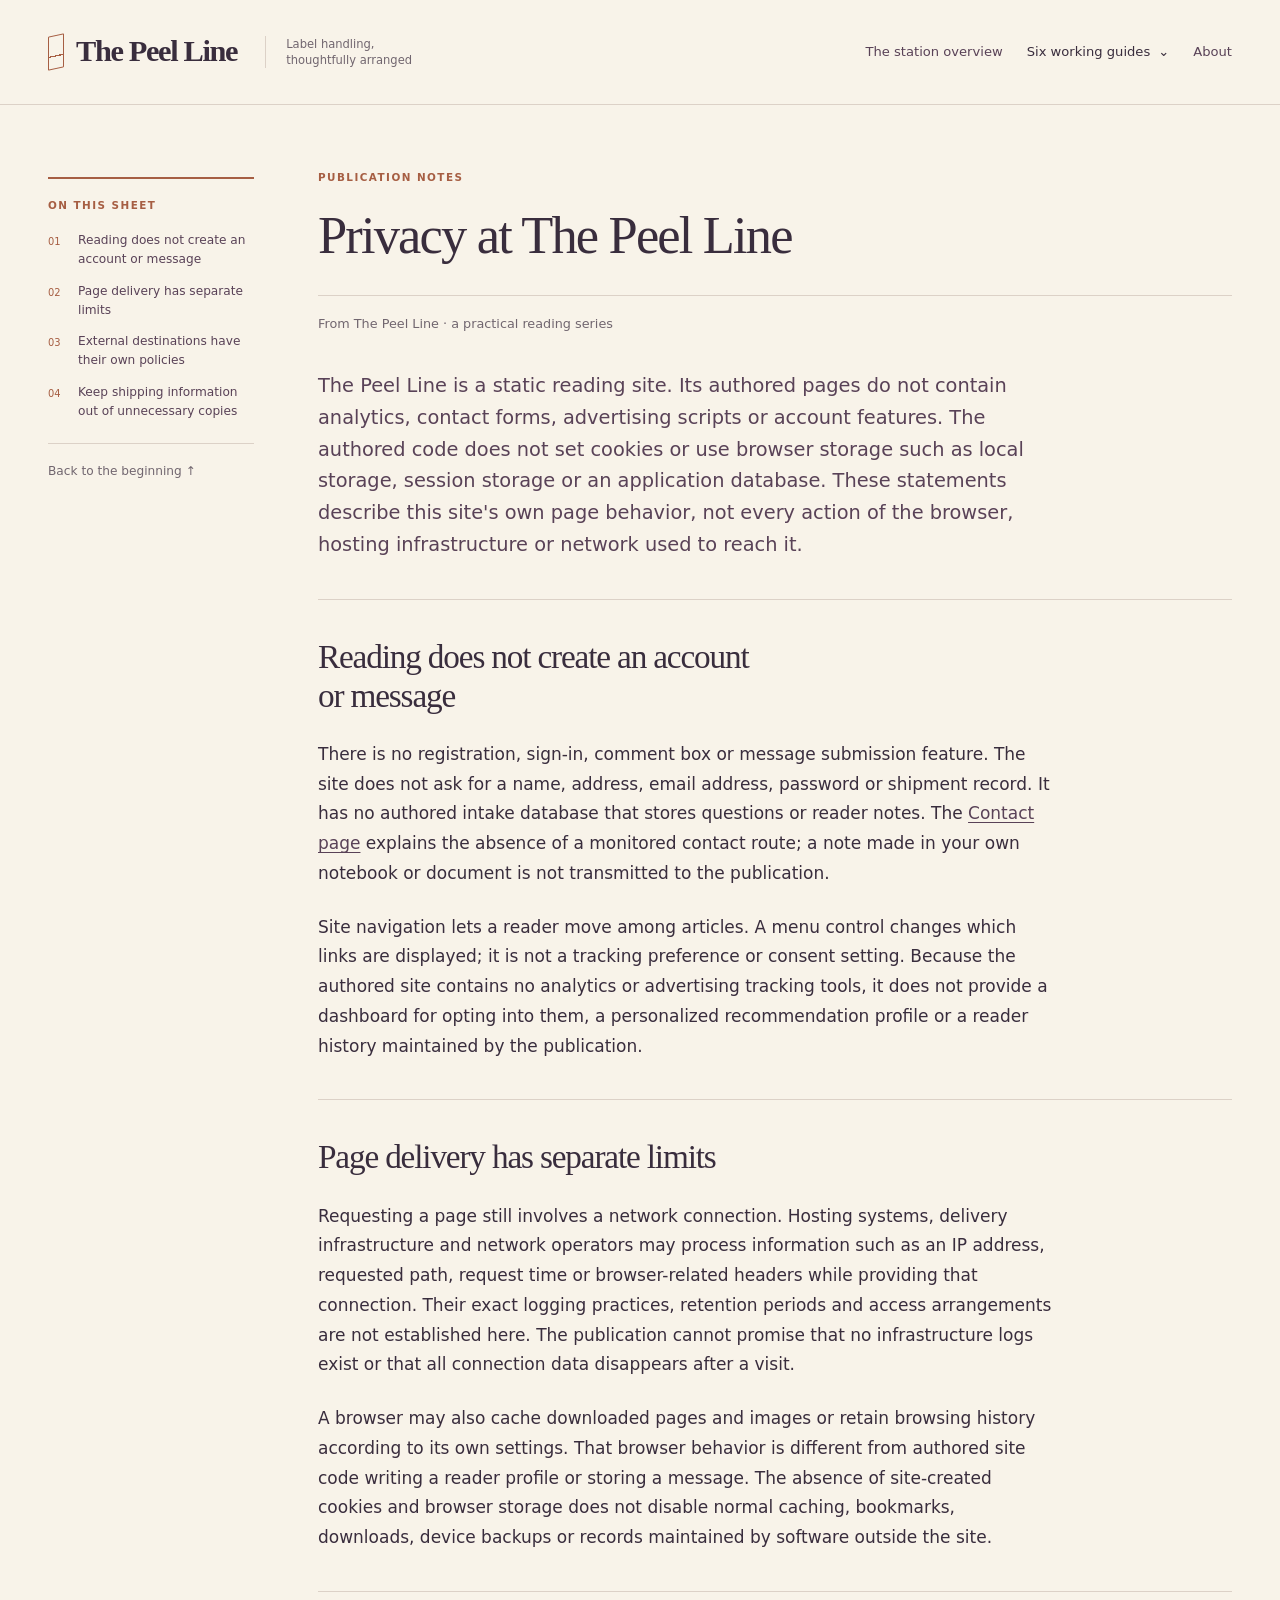
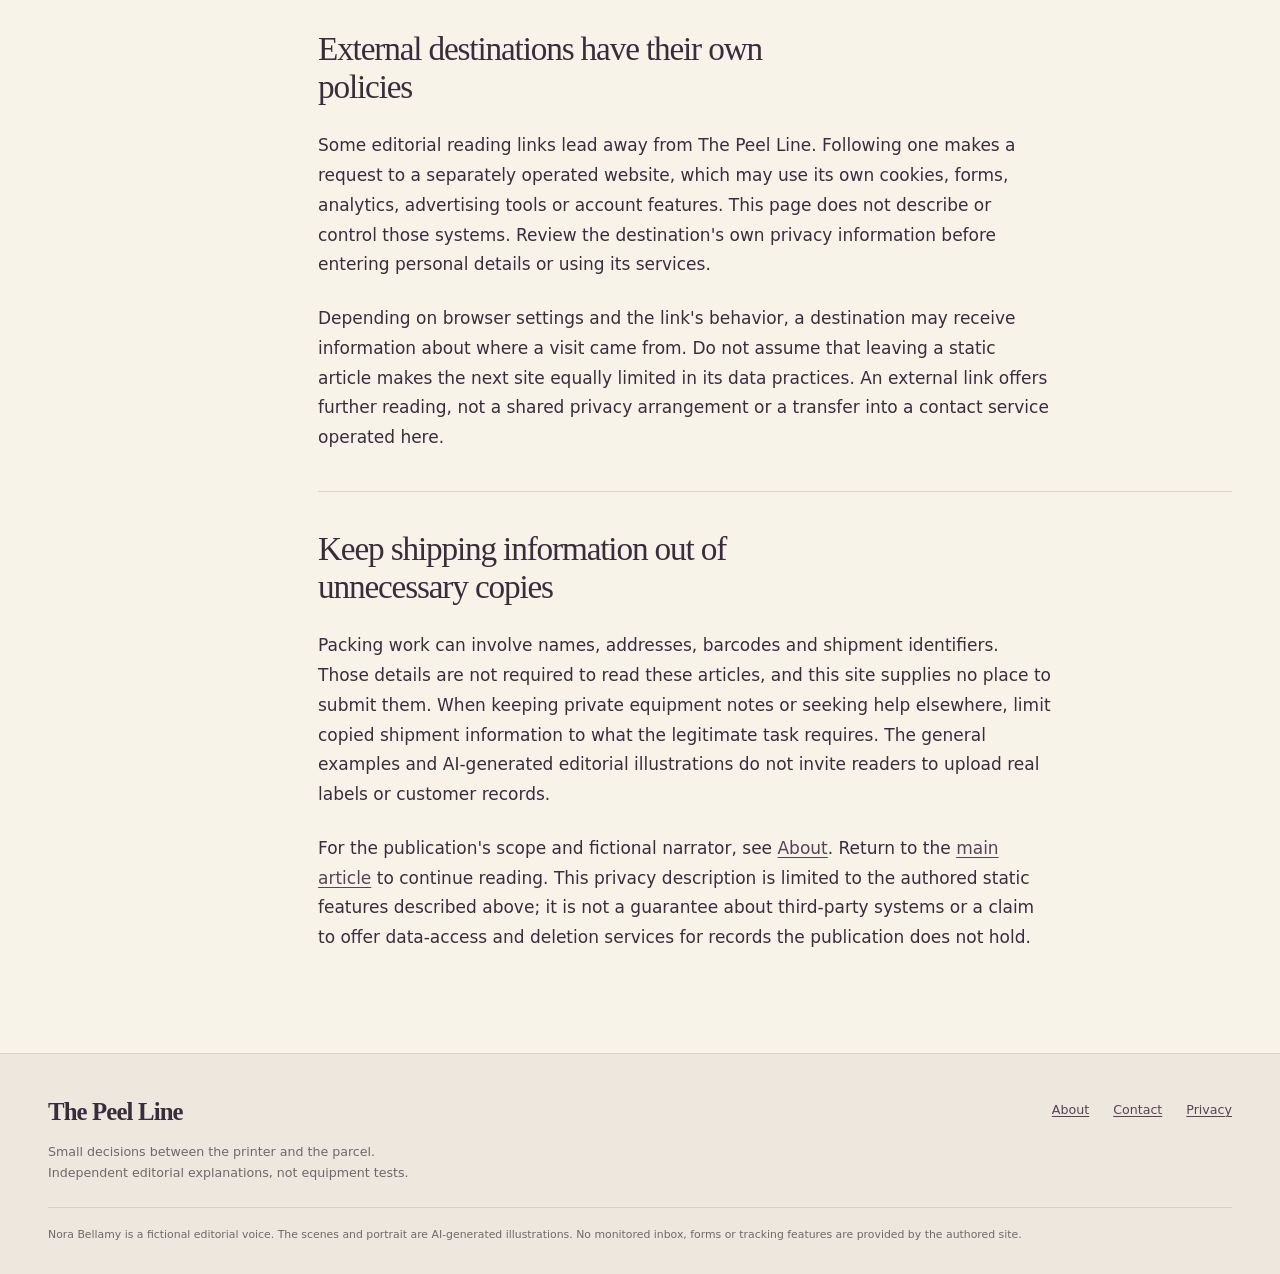
<file: public/privacy.html>
<!doctype html>
<html lang="en"><head><meta charset="utf-8"><meta name="viewport" content="width=device-width, initial-scale=1"><title>Privacy at The Peel Line | The Peel Line</title><meta name="description" content="Read the authored static site&#x27;s data boundaries: no analytics, forms, advertising scripts, cookies or storage, with separate host and external-link limits."><link rel="canonical" href="https://peel-line-820-ufqm5.kinsta.page/privacy.html"><meta property="og:type" content="article"><meta property="og:site_name" content="The Peel Line"><meta property="og:title" content="Privacy at The Peel Line | The Peel Line"><meta property="og:description" content="Read the authored static site&#x27;s data boundaries: no analytics, forms, advertising scripts, cookies or storage, with separate host and external-link limits."><meta property="og:url" content="https://peel-line-820-ufqm5.kinsta.page/privacy.html"><meta property="og:image" content="https://peel-line-820-ufqm5.kinsta.page/assets/nora-bellamy-fictional-editor.webp"><meta name="twitter:card" content="summary_large_image"><meta name="referrer" content="strict-origin-when-cross-origin"><link rel="icon" href="data:image/svg+xml,%3Csvg xmlns=%27http://www.w3.org/2000/svg%27 viewBox=%270 0 64 64%27%3E%3Crect width=%2764%27 height=%2764%27 rx=%2714%27 fill=%27%234b354b%27/%3E%3Cpath d=%27M18 14h18a12 12 0 010 24H26v12h-8V14zm8 8v8h10a4 4 0 000-8H26z%27 fill=%27%23f8f3e9%27/%3E%3C/svg%3E"><link rel="stylesheet" href="assets/styles.css"><script src="assets/app.js" defer></script><script type="application/ld+json">{"@context":"https://schema.org","@type":"WebPage","description":"Read the authored static site's data boundaries: no analytics, forms, advertising scripts, cookies or storage, with separate host and external-link limits.","headline":"Privacy at The Peel Line","isPartOf":{"@type":"WebSite","name":"The Peel Line","url":"https://peel-line-820-ufqm5.kinsta.page/index.html"},"url":"https://peel-line-820-ufqm5.kinsta.page/privacy.html"}</script></head><body class="page-trust" data-page="privacy"><a class="skip-link" href="#article">Skip to the article</a><header class="masthead"><div class="masthead-inner"><a class="wordmark" href="index.html"><span class="wordmark-line" aria-hidden="true"></span>The Peel Line</a><span class="masthead-descriptor">Label handling, thoughtfully arranged</span><button class="menu-toggle" type="button" aria-controls="site-nav" aria-expanded="false">Menu <span aria-hidden="true">+</span></button><nav id="site-nav" class="site-nav" aria-label="Main navigation"><a href="index.html">The station overview</a><div class="guide-dropdown"><button class="guide-toggle" type="button" aria-controls="guide-panel" aria-expanded="false">Six working guides <span aria-hidden="true">⌄</span></button><ul id="guide-panel" class="guide-panel" hidden><li><a href="measure-the-roll-and-fanfold-stack.html">What Your Label Stock Actually Measures</a></li><li><a href="choose-a-dispensing-path.html">Follow the Liner, Then Choose the Dispenser</a></li><li><a href="place-the-station-in-the-pack-sequence.html">Give Each Carton One Place to Become a Shipment</a></li><li><a href="keep-adhesive-and-dust-under-control.html">Keep Dust and Adhesive Away from the Label Path</a></li><li><a href="change-label-stock-without-a-mix-up.html">Close the Old Batch Before Loading the New Stock</a></li><li><a href="decide-what-to-fix-before-you-buy.html">Find the Fault Before You Replace the Holder</a></li></ul></div><a href="about.html">About</a></nav></div></header><main class="editorial-layout"><aside class="contents" aria-label="Article contents"><p class="contents-label">On this sheet</p><ol><li><a href="#reading-does-not-create-an-account-or-message">Reading does not create an account or message</a></li><li><a href="#page-delivery-has-separate-limits">Page delivery has separate limits</a></li><li><a href="#external-destinations-have-their-own-policies">External destinations have their own policies</a></li><li><a href="#keep-shipping-information-out-of-unnecessary-copies">Keep shipping information out of unnecessary copies</a></li></ol><a class="contents-top" href="#article">Back to the beginning ↑</a></aside><div class="reading-column"><article id="article" data-source-sha256="e050076db4c46630b6284f8fe296e8131f19bd456986f4cfa625bac3a442abb0"><header class="article-header"><p class="eyebrow" data-prose-exclude>Publication notes</p><h1>Privacy at The Peel Line</h1><p class="article-context" data-prose-exclude>From The Peel Line · a practical reading series</p></header><div class="article-intro">
<p>The Peel Line is a static reading site. Its authored pages do not contain analytics, contact forms, advertising scripts or account features. The authored code does not set cookies or use browser storage such as local storage, session storage or an application database. These statements describe this site's own page behavior, not every action of the browser, hosting infrastructure or network used to reach it.</p>
</div><section class="article-section" id="reading-does-not-create-an-account-or-message"><h2>Reading does not create an account or message</h2>
<p>There is no registration, sign-in, comment box or message submission feature. The site does not ask for a name, address, email address, password or shipment record. It has no authored intake database that stores questions or reader notes. The <a href="contact.html">Contact page</a> explains the absence of a monitored contact route; a note made in your own notebook or document is not transmitted to the publication.</p>
<p>Site navigation lets a reader move among articles. A menu control changes which links are displayed; it is not a tracking preference or consent setting. Because the authored site contains no analytics or advertising tracking tools, it does not provide a dashboard for opting into them, a personalized recommendation profile or a reader history maintained by the publication.</p>
</section><section class="article-section" id="page-delivery-has-separate-limits"><h2>Page delivery has separate limits</h2>
<p>Requesting a page still involves a network connection. Hosting systems, delivery infrastructure and network operators may process information such as an IP address, requested path, request time or browser-related headers while providing that connection. Their exact logging practices, retention periods and access arrangements are not established here. The publication cannot promise that no infrastructure logs exist or that all connection data disappears after a visit.</p>
<p>A browser may also cache downloaded pages and images or retain browsing history according to its own settings. That browser behavior is different from authored site code writing a reader profile or storing a message. The absence of site-created cookies and browser storage does not disable normal caching, bookmarks, downloads, device backups or records maintained by software outside the site.</p>
</section><section class="article-section" id="external-destinations-have-their-own-policies"><h2>External destinations have their own policies</h2>
<p>Some editorial reading links lead away from The Peel Line. Following one makes a request to a separately operated website, which may use its own cookies, forms, analytics, advertising tools or account features. This page does not describe or control those systems. Review the destination's own privacy information before entering personal details or using its services.</p>
<p>Depending on browser settings and the link's behavior, a destination may receive information about where a visit came from. Do not assume that leaving a static article makes the next site equally limited in its data practices. An external link offers further reading, not a shared privacy arrangement or a transfer into a contact service operated here.</p>
</section><section class="article-section" id="keep-shipping-information-out-of-unnecessary-copies"><h2>Keep shipping information out of unnecessary copies</h2>
<p>Packing work can involve names, addresses, barcodes and shipment identifiers. Those details are not required to read these articles, and this site supplies no place to submit them. When keeping private equipment notes or seeking help elsewhere, limit copied shipment information to what the legitimate task requires. The general examples and AI-generated editorial illustrations do not invite readers to upload real labels or customer records.</p>
<p>For the publication's scope and fictional narrator, see <a href="about.html">About</a>. Return to the <a href="index.html">main article</a> to continue reading. This privacy description is limited to the authored static features described above; it is not a guarantee about third-party systems or a claim to offer data-access and deletion services for records the publication does not hold.</p></section></article></div></main><footer class="site-footer"><div class="footer-inner"><div><a class="footer-brand" href="index.html">The Peel Line</a><p>Small decisions between the printer and the parcel.<br>Independent editorial explanations, not equipment tests.</p></div><nav aria-label="Publication information"><a href="about.html">About</a><a href="contact.html">Contact</a><a href="privacy.html">Privacy</a></nav><p class="footer-disclosure">Nora Bellamy is a fictional editorial voice. The scenes and portrait are AI-generated illustrations. No monitored inbox, forms or tracking features are provided by the authored site.</p></div></footer></body></html>
</file>
<file: public/assets/styles.css>
/* The Peel Line — a paper counter sheet, not a dashboard. */
:root{color-scheme:light;--paper:#f8f3e9;--white:#fffdf8;--ink:#392d3d;--plum:#594257;--muted:#71666f;--clay:#a65e43;--line:#dcd1c7;--sans:system-ui,-apple-system,BlinkMacSystemFont,"Segoe UI",sans-serif;--serif:Georgia,"Times New Roman",serif}
*{box-sizing:border-box}
html{scroll-behavior:smooth;scroll-padding-top:2rem}
body{margin:0;background:var(--paper);color:var(--ink);font-family:var(--sans);font-size:17px;line-height:1.75;-webkit-font-smoothing:antialiased}
a{color:var(--plum);text-underline-offset:.19em;text-decoration-thickness:1px}
a:hover{text-decoration-thickness:2px;color:var(--clay)}
a,button{touch-action:manipulation}
button{font:inherit;color:inherit;cursor:pointer}
:focus-visible{outline:3px solid var(--clay);outline-offset:5px}
[hidden]{display:none!important}
.skip-link{position:absolute;z-index:20;left:1rem;top:-5rem;background:var(--ink);color:var(--white);padding:.7rem 1rem}
.skip-link:focus{top:.5rem}
.masthead{border-bottom:1px solid var(--line)}
.masthead-inner{max-width:1376px;margin:auto;min-height:104px;padding:18px 48px;display:flex;align-items:center;gap:28px;position:relative}
.wordmark{font-family:var(--serif);font-size:1.9rem;font-weight:700;text-decoration:none;letter-spacing:-.045em;white-space:nowrap;display:flex;align-items:center;gap:12px;color:var(--ink)}
.wordmark-line{width:16px;height:34px;border:1px solid var(--clay);border-radius:1px;transform:skewY(-12deg);background:linear-gradient(to bottom,transparent 60%,var(--clay) 60%,var(--clay) 64%,transparent 64%)}
.masthead-descriptor{font-size:.72rem;line-height:1.4;max-width:155px;border-left:1px solid var(--line);padding-left:20px;color:var(--muted)}
.site-nav{margin-left:auto;display:flex;align-items:center;gap:24px;font-size:.82rem;line-height:1.35}
.site-nav>a{text-decoration:none;padding:12px 0}
.site-nav [aria-current="page"]{text-decoration:underline;text-decoration-color:var(--clay)}
.guide-dropdown{position:relative}
.guide-toggle{border:0;padding:12px 0;background:transparent;font-size:inherit;display:flex;align-items:center;gap:8px}
.guide-panel{position:absolute;z-index:5;right:0;top:calc(100% + 14px);margin:0;padding:10px 0;list-style:none;background:var(--white);width:330px;max-width:calc(100vw - 40px);border:1px solid var(--line);box-shadow:0 12px 28px #392d3d12;display:block}
.guide-panel a{display:block;padding:12px 20px;text-decoration:none;line-height:1.45}
.guide-panel a:hover{background:var(--paper)}
.menu-toggle{display:none}
.editorial-layout{max-width:1280px;padding:64px 48px 76px;margin:auto;display:grid;grid-template-columns:206px minmax(0,1fr);gap:64px;align-items:start}
.contents{position:sticky;top:28px;font-size:.76rem;line-height:1.55;padding-top:8px;min-width:0}
.contents-label,.eyebrow{text-transform:uppercase;letter-spacing:.14em;font-size:.65rem;font-weight:700;color:var(--clay);line-height:1.55}
.contents-label{margin:0 0 18px;border-top:2px solid var(--clay);padding-top:18px}
.contents ol{padding:0;margin:0;list-style:none;counter-reset:sheet}
.contents li{counter-increment:sheet;display:grid;grid-template-columns:22px minmax(0,1fr);gap:8px;margin-bottom:13px}
.contents li::before{content:counter(sheet,decimal-leading-zero);font-size:.62rem;color:var(--clay);padding-top:3px}
.contents a{text-decoration:none}
.contents-top{display:block;border-top:1px solid var(--line);padding-top:18px;margin-top:22px;color:var(--muted)}
.reading-column,article,.article-section,.article-intro{min-width:0}
.article-header{margin:0 0 36px}
.article-header .eyebrow{margin:0 0 20px}
h1,h2,h3{font-family:var(--serif);font-weight:400;line-height:1.15;letter-spacing:-.035em;color:var(--ink)}
h1{font-size:clamp(2.9rem,4.8vw,4.8rem);margin:0 0 30px;max-width:19ch}
.page-guide h1,.page-trust h1{font-size:clamp(2.65rem,4.1vw,4rem);max-width:22ch}
h2{font-size:2.08rem;margin:0 0 25px;max-width:27ch}
h3{font-size:1.6rem;margin:32px 0 18px}
.author-note{display:flex;gap:15px;align-items:center;border-top:1px solid var(--line);padding-top:22px;max-width:680px;line-height:1.4}
.author-note>img{width:54px;height:54px;border-radius:50%;flex:none;object-fit:cover}
.author-note>div{min-width:0}
.author-note span{display:block;color:var(--muted);font-size:.65rem;text-transform:uppercase;letter-spacing:.1em;margin-bottom:3px}
.author-note strong{font-size:.9rem;font-weight:600}
.author-note p{font-size:.75rem;line-height:1.4;margin:4px 0 0!important;color:var(--muted)}
.article-context{font-size:.8rem;line-height:1.5;color:var(--muted);border-top:1px solid var(--line);padding-top:18px;margin:0}
.article-intro>p,.article-section>p{max-width:68ch;margin:0 0 24px}
.article-intro>p:first-of-type{font-size:1.21rem;line-height:1.65;max-width:59ch;color:var(--plum)}
.article-section{padding-top:38px;margin-top:38px;border-top:1px solid var(--line)}
.article-section>ul,.article-section>ol{max-width:66ch;padding-left:24px;margin:24px 0 28px}
.article-section li{padding-left:5px;margin:0 0 13px}
.article-section li::marker{color:var(--clay)}
.editorial-figure{margin:36px 0 42px;width:100%}
.editorial-figure img{display:block;width:100%;height:auto;border-radius:1px;aspect-ratio:1400 / 787}
.editorial-figure figcaption{display:grid;grid-template-columns:145px minmax(0,1fr);gap:22px;font-size:.72rem;line-height:1.55;color:var(--muted);margin-top:15px}
.editorial-figure figcaption span{color:var(--clay);font-size:.64rem;text-transform:uppercase;letter-spacing:.09em;padding-top:2px}
.table-wrap{max-width:100%;min-width:0;overflow-x:auto;border-top:2px solid var(--plum);border-bottom:1px solid var(--line);margin:30px 0 32px;background:var(--white);scrollbar-color:var(--clay) var(--paper)}
.table-cue{position:sticky;left:0;width:100%;font-size:.7rem;line-height:1.5;color:var(--muted);padding:10px 14px;margin:0;border-bottom:1px solid var(--line);background:var(--white)}
.editorial-table{border-collapse:collapse;table-layout:fixed;width:100%;min-width:700px;font-size:.8rem;line-height:1.6;text-align:left}
.editorial-table th{font-weight:600;background:#ede5df;color:var(--plum);vertical-align:top}
.editorial-table td,.editorial-table th{padding:15px 16px;border-bottom:1px solid var(--line);overflow-wrap:break-word;vertical-align:top}
.editorial-table tr:last-child td{border-bottom:none}
.editorial-table td:first-child{font-weight:600}
.guide-mesh{border-top:2px solid var(--plum);margin:58px 0 0;padding-top:26px}
.guide-mesh h2{font-size:2rem;margin:9px 0 25px}
.guide-mesh .eyebrow{margin:0}
.guide-mesh ul{list-style:none;margin:0;padding:0;display:grid;grid-template-columns:repeat(2,minmax(0,1fr));column-gap:36px}
.guide-mesh li{border-top:1px solid var(--line);font-size:.9rem;line-height:1.5}
.guide-mesh li>a{display:block;text-decoration:none;padding:17px 24px 17px 0;position:relative}
.guide-mesh li>a::after{content:'↗';position:absolute;right:0;top:17px;color:var(--clay)}
.return-link{display:inline-block;margin-top:26px;font-size:.83rem}
.site-footer{border-top:1px solid var(--line);background:#eee7de}
.footer-inner{max-width:1280px;margin:auto;padding:38px 48px 30px;display:grid;grid-template-columns:minmax(0,1fr) auto;gap:24px 40px;font-size:.79rem;line-height:1.65;color:var(--muted)}
.footer-brand{font-family:var(--serif);font-size:1.55rem;font-weight:700;letter-spacing:-.035em;text-decoration:none;color:var(--ink)}
.footer-inner p{margin:9px 0 0;max-width:75ch}
.footer-inner nav{display:flex;gap:24px;align-self:start;padding-top:8px}
.footer-disclosure{grid-column:1 / -1;border-top:1px solid var(--line);padding-top:18px;font-size:.68rem;max-width:none!important;margin-top:0!important}
@media(min-width:1600px){.editorial-layout{max-width:1376px;grid-template-columns:220px minmax(0,1fr);gap:88px}}
@media(max-width:1100px){.masthead-descriptor{display:none}.editorial-layout{grid-template-columns:168px minmax(0,1fr);gap:36px;padding-left:32px;padding-right:32px}.masthead-inner{padding-left:32px;padding-right:32px}.site-nav{gap:20px}h1{font-size:3.65rem}.editorial-figure figcaption{grid-template-columns:120px minmax(0,1fr);gap:16px}}
@media(max-width:800px){body{font-size:16px;line-height:1.75}.masthead-inner{min-height:86px;padding:18px 22px;gap:16px;flex-wrap:wrap}.wordmark{font-size:1.72rem}.menu-toggle{display:flex;margin-left:auto;align-items:center;gap:14px;background:none;border:1px solid var(--line);font-size:.76rem;min-height:44px;padding:8px 12px}.menu-toggle span{font-size:1.15rem}.site-nav{display:none;margin:4px 0 0;width:100%;align-items:stretch;flex-direction:column;gap:0;border-top:1px solid var(--line);padding-top:10px}.site-nav.is-open{display:flex}.site-nav>a{padding:15px 0}.guide-toggle{display:none}.guide-panel{position:static;width:100%;max-width:100%;border:0;border-left:2px solid var(--line);box-shadow:none;padding:0;background:transparent;margin:6px 0}.guide-panel a{padding:12px 16px;font-size:.86rem}.editorial-layout{display:block;padding:34px 22px 46px}.contents{position:static;padding:0 0 20px;border-bottom:1px solid var(--line);margin-bottom:32px}.contents-label{border-top:0;padding-top:0;margin-bottom:14px}.contents ol{display:grid;grid-template-columns:repeat(2,minmax(0,1fr));gap:6px 18px}.contents li{font-size:.72rem;margin-bottom:8px;grid-template-columns:18px minmax(0,1fr);gap:6px}.contents-top{display:none}h1,.page-guide h1,.page-trust h1{font-size:2.8rem;line-height:1.08;letter-spacing:-.04em;max-width:none;margin-bottom:25px}.article-header{margin-bottom:28px}.article-header .eyebrow{margin-bottom:15px}.article-intro>p:first-of-type{font-size:1.15rem;line-height:1.7}.article-intro>p,.article-section>p{max-width:none}.article-section{padding-top:28px;margin-top:28px}h2{font-size:1.85rem;line-height:1.18;margin-bottom:22px}.editorial-figure{margin:28px 0 32px}.editorial-figure figcaption{display:block;font-size:.69rem;line-height:1.65}.editorial-figure figcaption span{display:block;margin-bottom:6px;font-size:.62rem}.table-wrap{margin:26px 0}.editorial-table{min-width:680px;font-size:.8rem}.editorial-table td,.editorial-table th{padding:13px 14px}.guide-mesh{margin-top:42px}.guide-mesh h2{font-size:1.85rem}.guide-mesh ul{display:block}.guide-mesh li{font-size:.87rem}.footer-inner{padding:30px 22px 24px;display:block}.footer-inner nav{margin:23px 0;gap:26px}.footer-disclosure{margin-top:22px!important;padding-top:17px}.author-note{gap:12px}.author-note>img{width:48px;height:48px}.author-note p{font-size:.7rem}}
@media(max-width:420px){.contents ol{display:block}.contents li{grid-template-columns:20px minmax(0,1fr)}h1,.page-guide h1,.page-trust h1{font-size:2.65rem}.wordmark{font-size:1.65rem}.masthead-inner{padding-left:20px;padding-right:20px}.editorial-layout{padding-left:20px;padding-right:20px}}
@media(prefers-reduced-motion:reduce){html{scroll-behavior:auto}}
</file>
